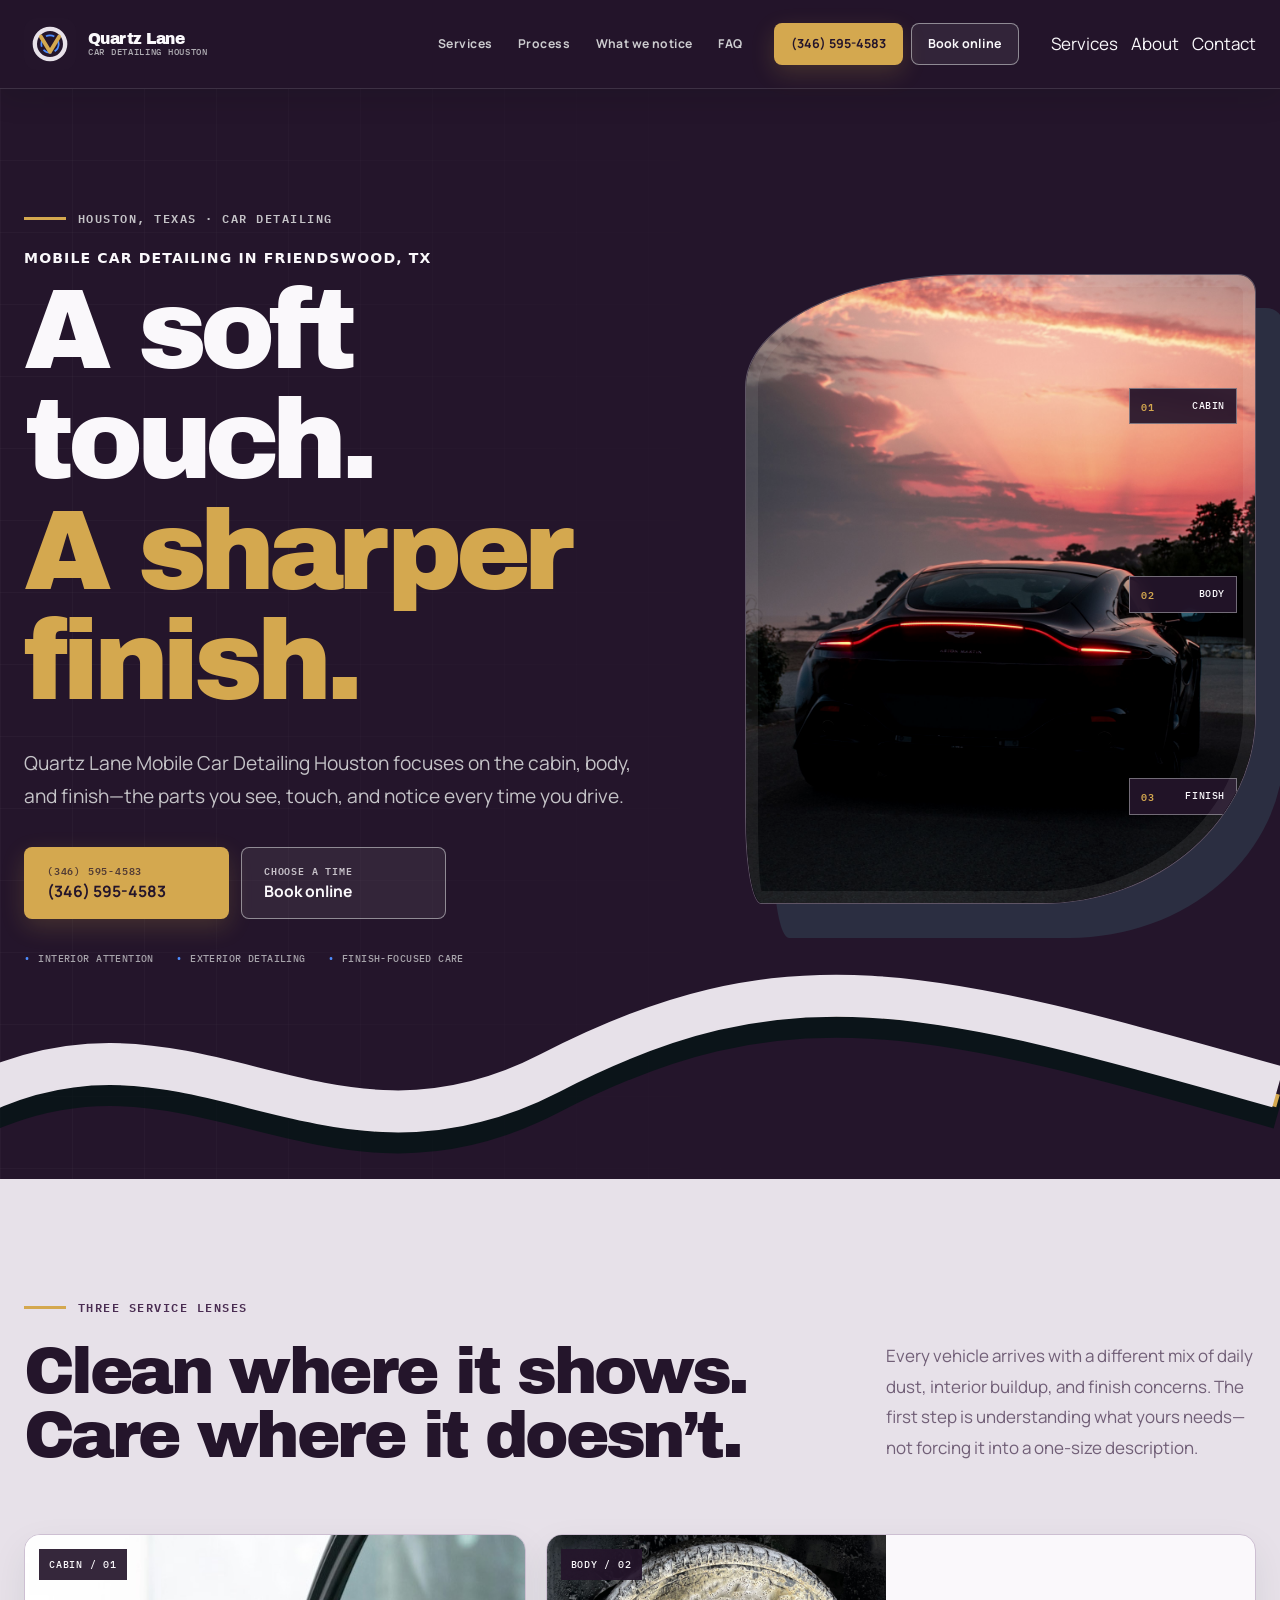
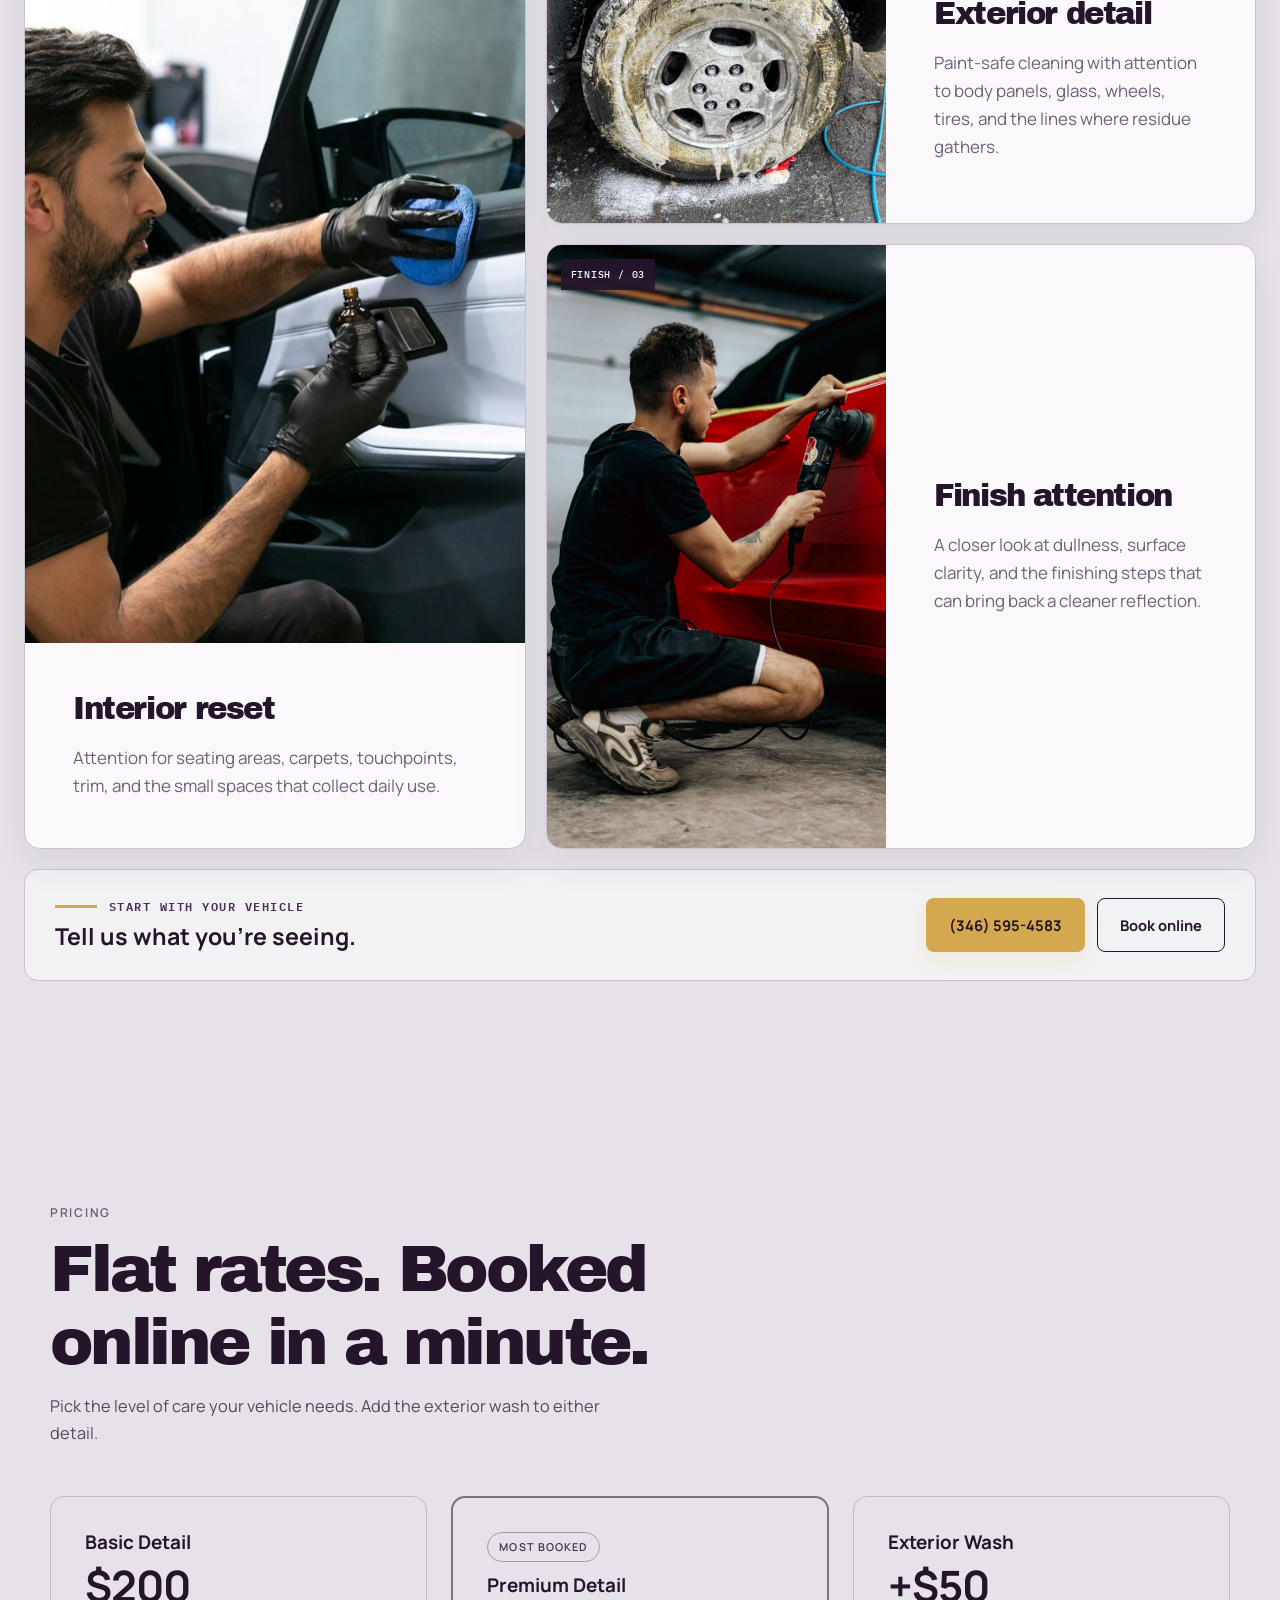
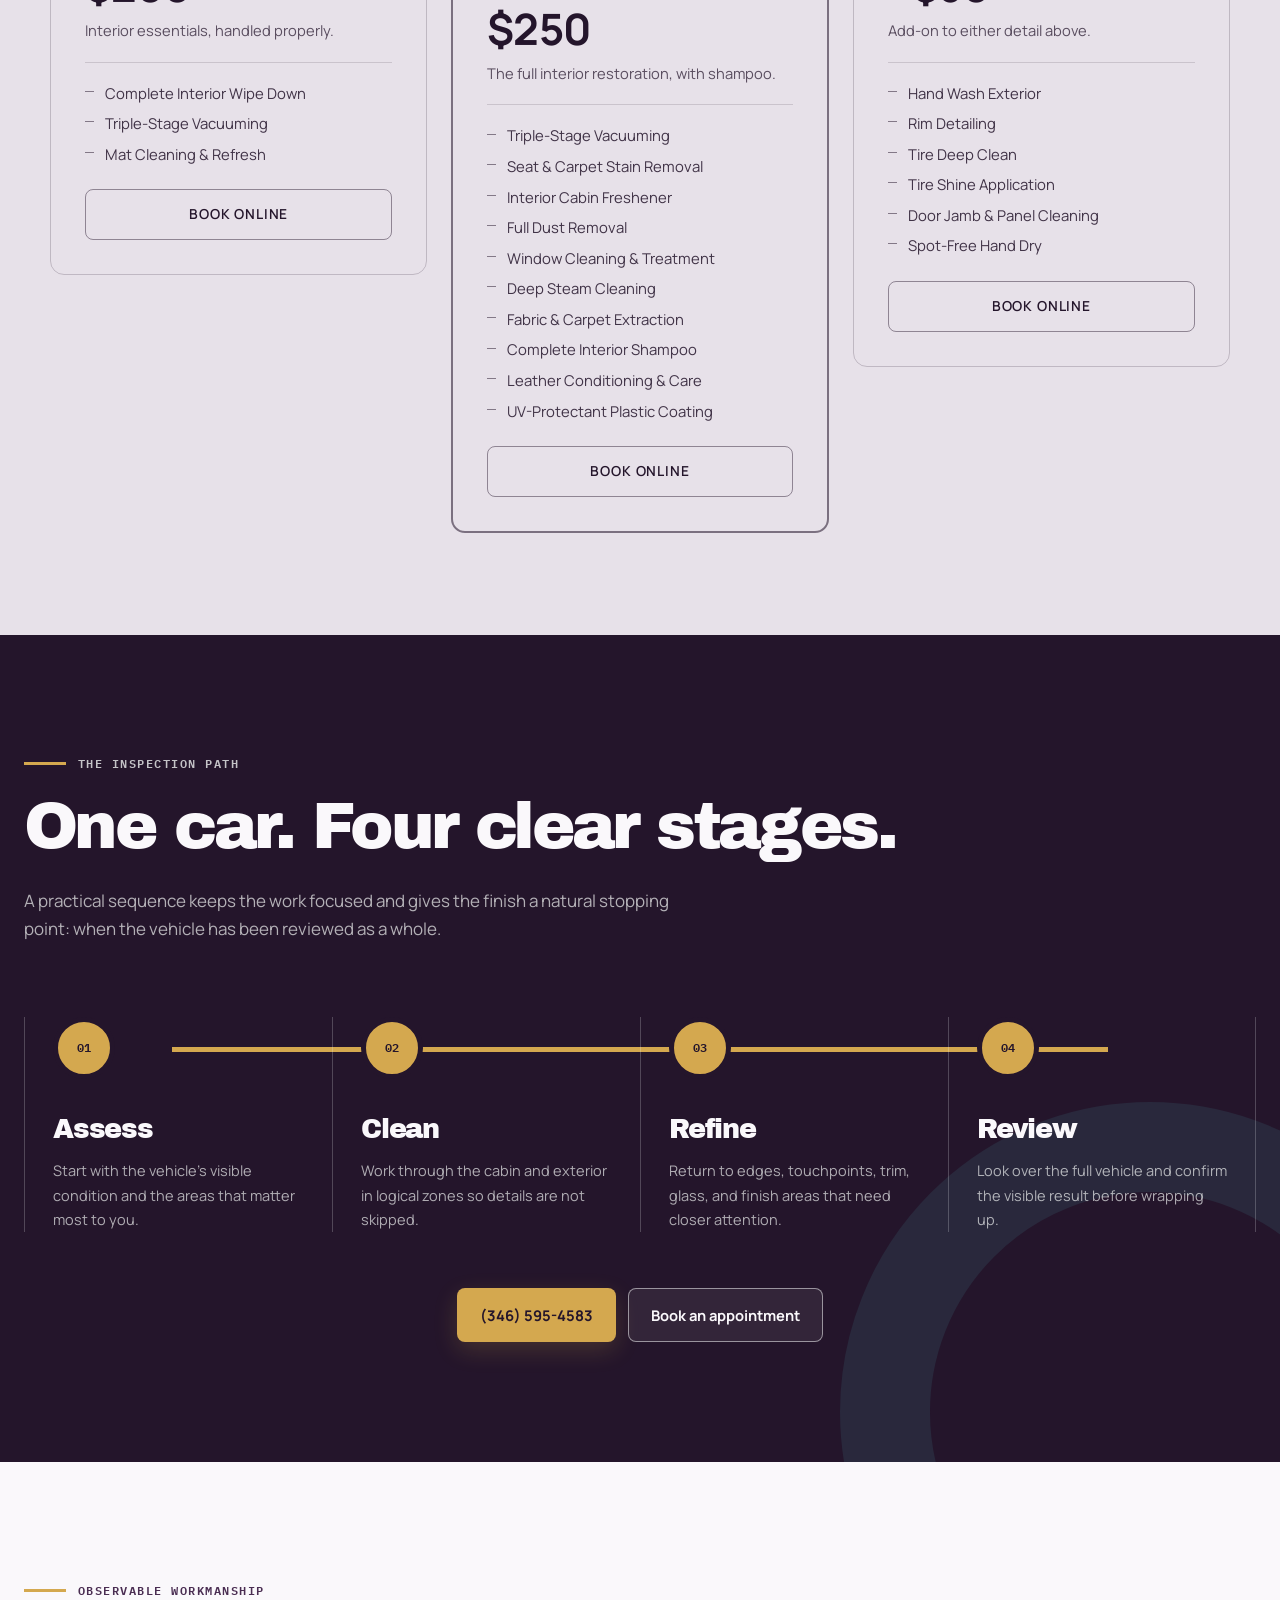
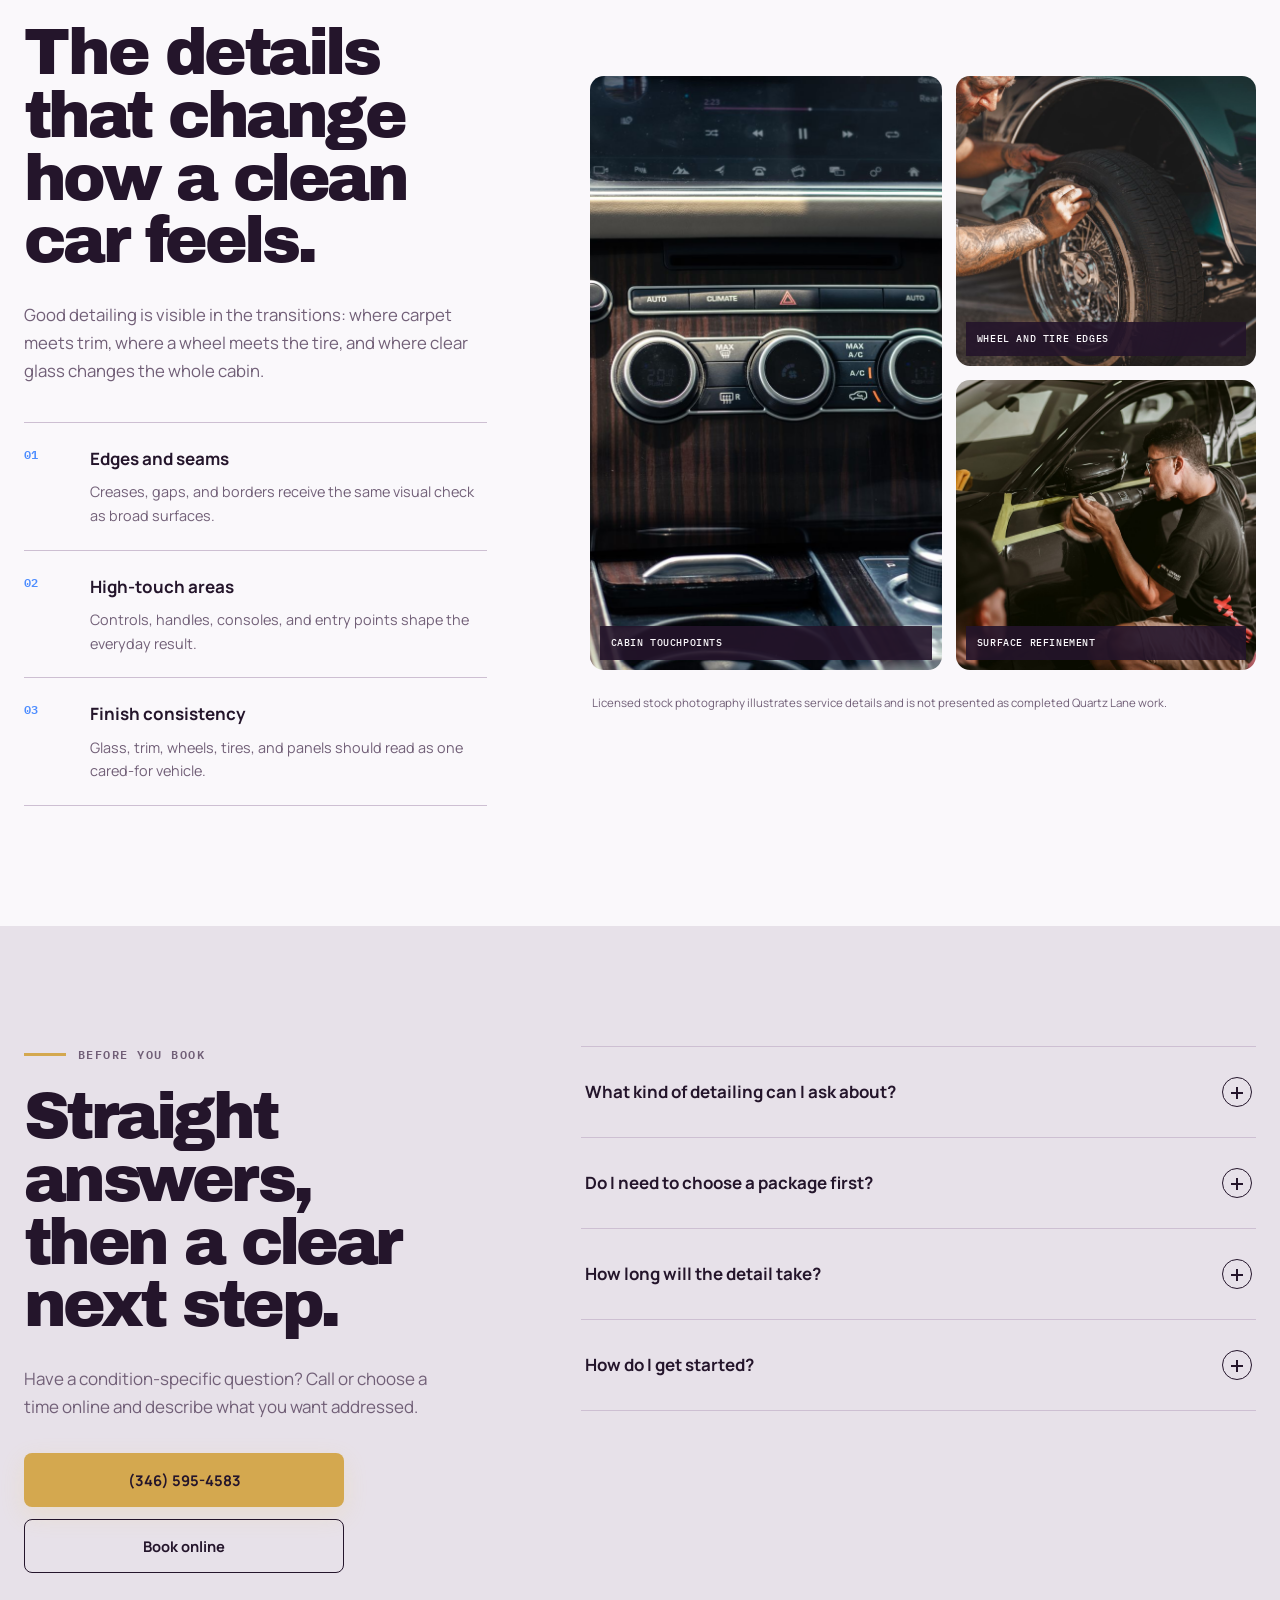
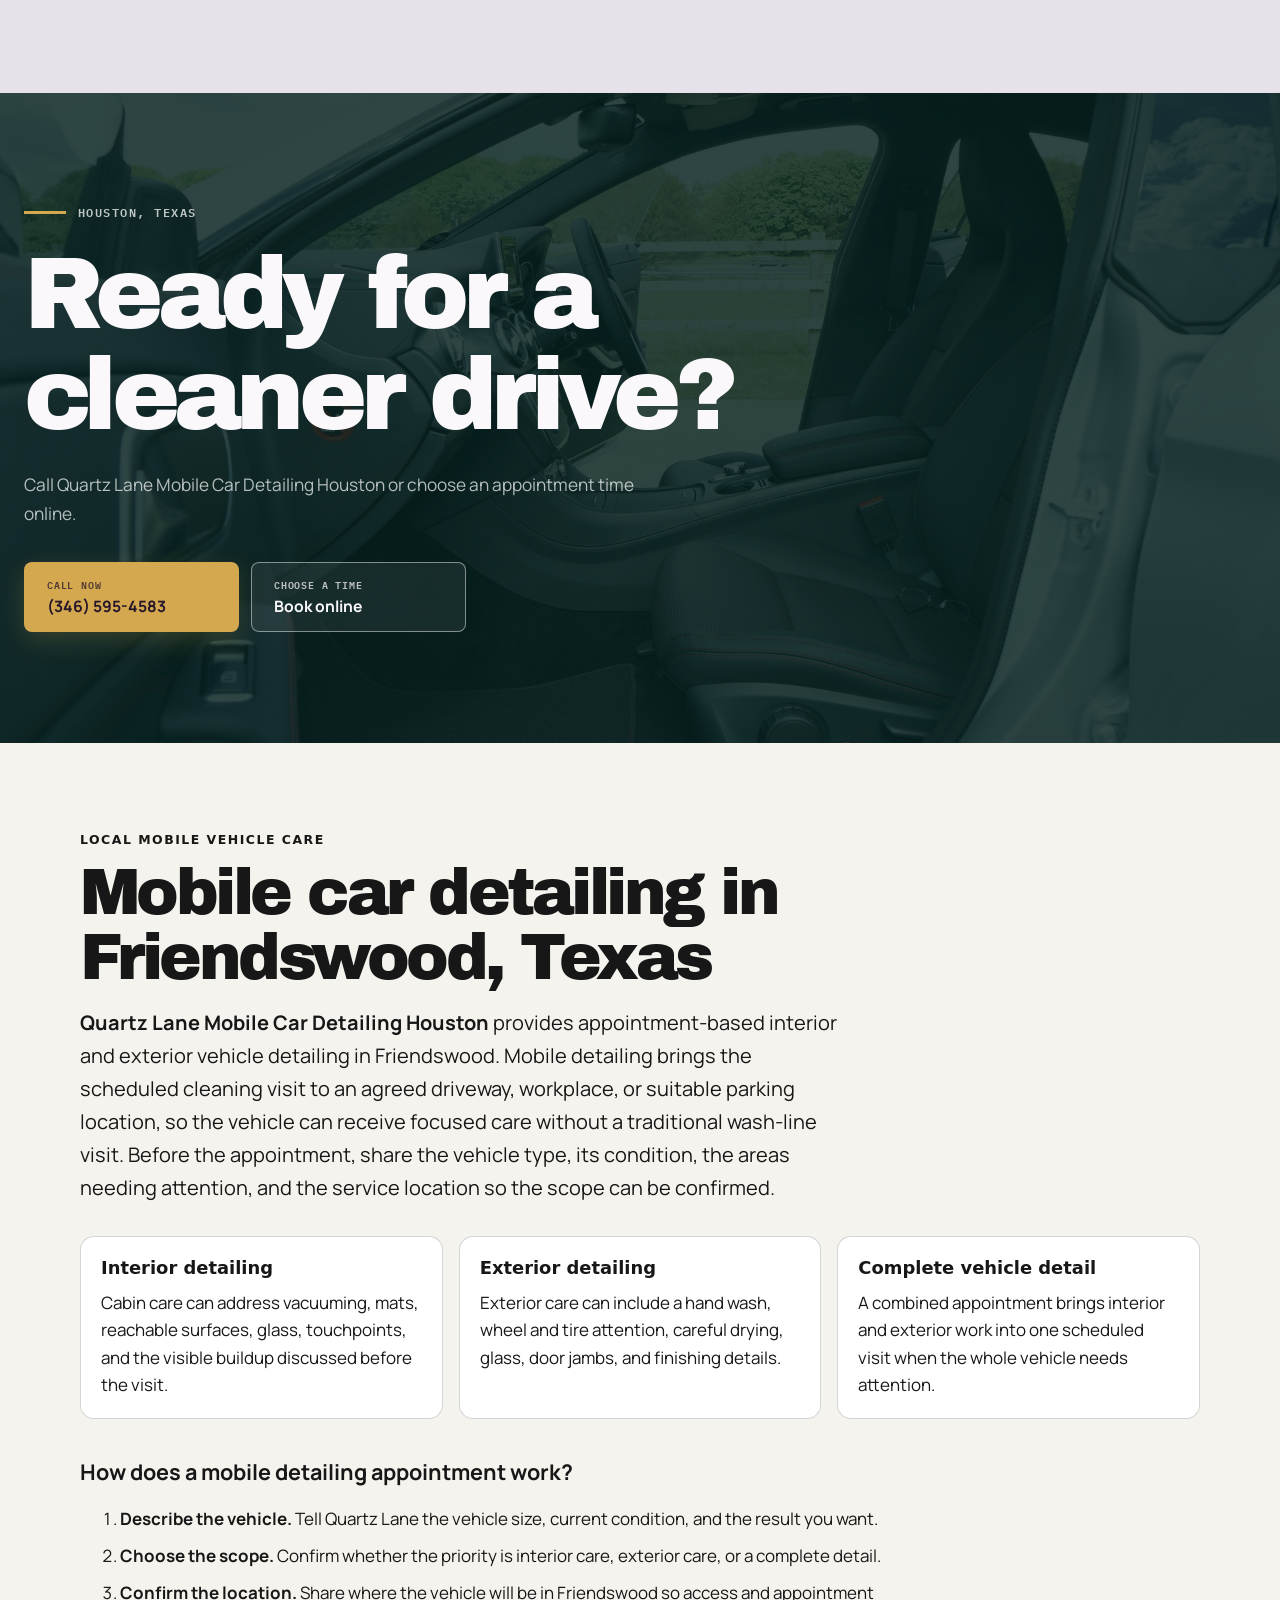
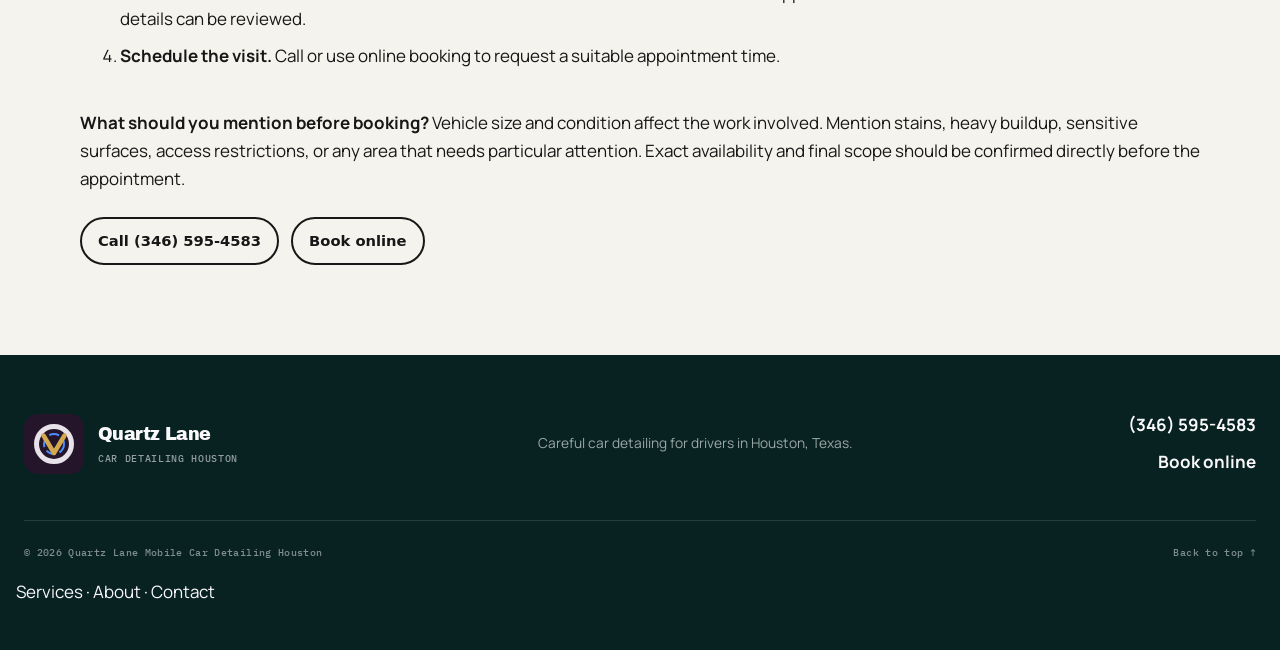
<file: index.html>
<!doctype html>
<html lang="en">
  <head>
    <meta charset="utf-8">
    <meta name="viewport" content="width=device-width, initial-scale=1">
    <title>Mobile Car Detailing in Friendswood, TX | Quartz Lane</title>
    <meta name="theme-color" content="#24152b">
    <link rel="canonical" href="https://quartzlane.shop/">
    <link rel="icon" href="assets/favicon.svg" type="image/svg+xml">
    <link rel="preload" href="assets/fonts/archivo-black.ttf" as="font" type="font/ttf" crossorigin>
    <link rel="preload" href="assets/hero-foam-car.jpg" as="image">
    <link rel="stylesheet" href="styles.css">
    <script type="application/ld+json">
{
  "@context": "https://schema.org",
  "@type": "AutomotiveBusiness",
  "name": "Quartz Lane Mobile Car Detailing Houston",
  "url": "https://quartzlane.shop/",
  "telephone": "+1 346-595-4583",
  "address": {
    "@type": "PostalAddress",
    "streetAddress": "405 Woodlawn Dr",
    "addressLocality": "Friendswood",
    "addressRegion": "TX",
    "postalCode": "77546",
    "addressCountry": "US"
  },
  "description": "Careful interior, exterior, and finish-focused car detailing for drivers in Houston, Texas.",
  "areaServed": {
    "@type": "City",
    "name": "Friendswood",
    "containedInPlace": {
      "@type": "State",
      "name": "Texas"
    }
  },
  "knowsAbout": [
    "Car detailing",
    "Interior car detailing",
    "Exterior car detailing",
    "Vehicle finish care"
  ],
  "priceRange": "$200-$250",
  "makesOffer": [
    {
      "@type": "Offer",
      "name": "Basic Detail",
      "price": "200",
      "priceCurrency": "USD",
      "availability": "https://schema.org/InStock",
      "itemOffered": {
        "@type": "Service",
        "name": "Basic Detail",
        "description": "Interior essentials: complete interior wipe down, triple-stage vacuuming, and mat cleaning and refresh."
      }
    },
    {
      "@type": "Offer",
      "name": "Premium Detail",
      "price": "250",
      "priceCurrency": "USD",
      "availability": "https://schema.org/InStock",
      "itemOffered": {
        "@type": "Service",
        "name": "Premium Detail",
        "description": "The full interior restoration, including complete interior shampoo, deep steam cleaning, fabric and carpet extraction, and leather conditioning."
      }
    },
    {
      "@type": "Offer",
      "name": "Exterior Wash",
      "price": "50",
      "priceCurrency": "USD",
      "availability": "https://schema.org/InStock",
      "itemOffered": {
        "@type": "Service",
        "name": "Exterior Wash",
        "description": "Add-on exterior wash: hand wash, rim detailing, tire deep clean and shine, door jamb cleaning, and spot-free hand dry."
      }
    }
  ],
  "@id": "https://quartzlane.shop/#business",
  "geo": {
    "@type": "GeoCoordinates",
    "latitude": 29.528396206893,
    "longitude": -95.205723978954
  },
  "image": "https://quartzlane.shop/assets/hero-foam-car.jpg",
  "contactPoint": {
    "@type": "ContactPoint",
    "telephone": "+1 346-595-4583",
    "contactType": "customer service",
    "areaServed": "US-TX",
    "availableLanguage": "English"
  }
}
    </script>
<!-- SEO-GEO:START -->
  <meta name="description" content="Mobile car detailing in Friendswood, TX from Quartz Lane, with interior cleaning, exterior hand washing, and complete details. Call or book online.">
  <meta name="robots" content="index, follow, max-image-preview:large, max-snippet:-1, max-video-preview:-1">
  <meta property="og:locale" content="en_US">
  <meta property="og:type" content="website">
  <meta property="og:site_name" content="Quartz Lane">
  <meta property="og:title" content="Mobile Car Detailing in Friendswood, TX | Quartz Lane">
  <meta property="og:description" content="Mobile car detailing in Friendswood, TX from Quartz Lane, with interior cleaning, exterior hand washing, and complete details. Call or book online.">
  <meta property="og:url" content="https://quartzlane.shop/">
  <meta property="og:image" content="https://quartzlane.shop/assets/hero-foam-car.jpg">
  <meta name="twitter:image" content="https://quartzlane.shop/assets/hero-foam-car.jpg">
  <meta name="twitter:card" content="summary_large_image">
  <meta name="twitter:title" content="Mobile Car Detailing in Friendswood, TX | Quartz Lane">
  <meta name="twitter:description" content="Mobile car detailing in Friendswood, TX from Quartz Lane, with interior cleaning, exterior hand washing, and complete details. Call or book online.">
  <style id="seo-geo-styles">
    .seo-local-intent { display:block; margin:0 0 .55rem; font:700 clamp(.78rem,1.1vw,.95rem)/1.2 system-ui,sans-serif; letter-spacing:.08em; text-transform:uppercase; }
    .seo-geo-section { background:#f5f3ed; color:#171717; padding:clamp(3.5rem,7vw,6.5rem) clamp(1.25rem,5vw,5rem); }
    .seo-geo-inner { width:min(1120px,100%); margin:0 auto; }
    .seo-geo-kicker { margin:0 0 .75rem; font:700 .78rem/1.2 system-ui,sans-serif; letter-spacing:.12em; text-transform:uppercase; }
    .seo-geo-section h2 { max-width:22ch; margin:0 0 1rem; color:inherit; font-size:clamp(2rem,5vw,4rem); line-height:1.02; }
    .seo-geo-answer { max-width:760px; margin:0 0 2rem; font-size:clamp(1.05rem,2vw,1.25rem); line-height:1.65; }
    .seo-geo-grid { display:grid; grid-template-columns:repeat(3,minmax(0,1fr)); gap:1rem; margin:2rem 0; }
    .seo-geo-card { border:1px solid rgba(23,23,23,.18); border-radius:14px; padding:1.25rem; background:#fff; }
    .seo-geo-card h3 { margin:0 0 .6rem; color:inherit; font:700 1.12rem/1.25 system-ui,sans-serif; }
    .seo-geo-card p { margin:0; line-height:1.6; }
    .seo-geo-steps { max-width:820px; margin:2.5rem 0; }
    .seo-geo-steps li { margin:.65rem 0; line-height:1.55; }
    .seo-geo-actions { display:flex; flex-wrap:wrap; gap:.75rem; margin-top:1.5rem; }
    .seo-geo-action { display:inline-flex; align-items:center; min-height:48px; padding:.75rem 1rem; border:2px solid currentColor; border-radius:999px; color:inherit; font:700 .92rem/1 system-ui,sans-serif; text-decoration:none; }
    @media (max-width:760px) { .seo-geo-grid { grid-template-columns:1fr; } }
  </style>
<!-- SEO-GEO:END -->
  <script id="seo-geo-entity-schema" type="application/ld+json">
{
  "@context": "https://schema.org",
  "@graph": [
    {
      "@type": "WebSite",
      "@id": "https://quartzlane.shop/#website",
      "url": "https://quartzlane.shop/",
      "name": "Quartz Lane Mobile Car Detailing Houston",
      "inLanguage": "en-US",
      "publisher": {
        "@id": "https://quartzlane.shop/#business"
      }
    },
    {
      "@type": "Service",
      "@id": "https://quartzlane.shop/#mobile-car-detailing",
      "name": "Mobile Car Detailing in Friendswood, Texas",
      "serviceType": "Mobile car detailing",
      "provider": {
        "@id": "https://quartzlane.shop/#business"
      },
      "areaServed": {
        "@type": "City",
        "name": "Friendswood",
        "containedInPlace": {
          "@type": "State",
          "name": "Texas"
        }
      },
      "url": "https://quartzlane.shop/#services"
    }
  ]
}
  </script>
<style id="SEO-NEXT-NAV-CSS">.seo-next-nav{display:flex;gap:.8rem;flex-wrap:wrap}.seo-next-footer-nav{padding:1rem}.seo-next-footer-nav a{color:inherit}</style></head>
  <body>
    <a class="skip-link" href="#main-content">Skip to content</a>

    <header class="site-header" data-header>
      <div class="header-inner shell">
        <a class="brand" href="#top" aria-label="Quartz Lane home">
          <img src="assets/logo.svg" width="56" height="56" alt="">
          <span class="brand-copy">
            <strong>Quartz Lane</strong>
            <small>Car Detailing Houston</small>
          </span>
        </a>

        <button class="menu-toggle" type="button" aria-expanded="false" aria-controls="site-nav">
          <span class="menu-toggle-label">Menu</span>
          <span class="menu-icon" aria-hidden="true"><i></i><i></i></span>
        </button>

        <nav class="site-nav" id="site-nav" aria-label="Main navigation">
          <div class="nav-links">
            <a href="#services">Services</a>
            <a href="#process">Process</a>
            <a href="#details">What we notice</a>
            <a href="#questions">FAQ</a>
          </div>
          <div class="nav-actions">
            <a class="button button-call button-small" href="tel:+13465954583" aria-label="Call Quartz Lane at (346) 595-4583">(346) 595-4583</a>
            <a class="button button-book button-small" href="https://cal.com/sumitdatta/auto-detail-service">Book online</a>
          </div>
        <!-- SEO-NEXT-NAV:START --><div class="seo-next-nav" aria-label="Expanded site pages"><a href="/services/">Services</a><a href="/about/">About</a><a href="/contact/">Contact</a></div><!-- SEO-NEXT-NAV:END --></nav>
      </div>
    </header>

    <main id="main-content">
      <section class="hero" id="top">
        <div class="hero-grid shell">
          <div class="hero-copy">
            <p class="eyebrow light"><span></span> Houston, Texas · Car detailing</p>
            <h1><span class="seo-local-intent" data-seo-local-intent>Mobile Car Detailing in Friendswood, TX</span>A soft touch. <em>A sharper finish.</em></h1>
            <p class="hero-lede">Quartz Lane Mobile Car Detailing Houston focuses on the cabin, body, and finish—the parts you see, touch, and notice every time you drive.</p>
            <div class="action-pair hero-actions">
              <a class="button button-call" href="tel:+13465954583">
                <span>(346) 595-4583</span>
                <strong>(346) 595-4583</strong>
              </a>
              <a class="button button-book" href="https://cal.com/sumitdatta/auto-detail-service">
                <span>Choose a time</span>
                <strong>Book online</strong>
              </a>
            </div>
            <div class="hero-notes" aria-label="Service highlights">
              <span>Interior attention</span>
              <span>Exterior detailing</span>
              <span>Finish-focused care</span>
            </div>
          </div>

          <div class="hero-visual" aria-label="Vehicle finish shown in motion on a Houston road">
            <img src="assets/hero-foam-car.jpg" width="2200" height="3300" alt="A dark vehicle driving along a road at sunset">
            <div class="visual-label label-top"><b>01</b><span>Cabin</span></div>
            <div class="visual-label label-mid"><b>02</b><span>Body</span></div>
            <div class="visual-label label-bottom"><b>03</b><span>Finish</span></div>
          </div>
        </div>

        <svg class="waterline" viewBox="0 0 1600 220" preserveAspectRatio="none" aria-hidden="true">
          <path class="waterline-shadow" d="M-30 152 C260 18 425 238 720 116 S1190 30 1630 130"></path>
          <path class="waterline-sun" d="M-30 140 C260 6 425 226 720 104 S1190 18 1630 118"></path>
          <path class="waterline-glint" d="M-30 126 C260 -8 425 212 720 90 S1190 4 1630 104"></path>
        </svg>
      </section>

      <section class="services section" id="services">
        <div class="shell">
          <div class="section-heading split-heading">
            <div>
              <p class="eyebrow"><span></span> Three service lenses</p>
              <h2>Clean where it shows.<br>Care where it doesn’t.</h2>
            </div>
            <p>Every vehicle arrives with a different mix of daily dust, interior buildup, and finish concerns. The first step is understanding what yours needs—not forcing it into a one-size description.</p>
          </div>

          <div class="service-grid">
            <article class="service-card service-card-tall">
              <div class="service-photo">
                <img src="assets/clean-interior.jpg" width="1800" height="1200" loading="lazy" alt="Clean black vehicle seats and center console">
                <span class="photo-code">CABIN / 01</span>
              </div>
              <div class="service-copy">
                <h3>Interior reset</h3>
                <p>Attention for seating areas, carpets, touchpoints, trim, and the small spaces that collect daily use.</p>
              </div>
            </article>

            <article class="service-card">
              <div class="service-photo">
                <img src="assets/wheel-suds.jpg" width="1800" height="1200" loading="lazy" alt="A wheel being cleaned by hand with soap suds">
                <span class="photo-code">BODY / 02</span>
              </div>
              <div class="service-copy">
                <h3>Exterior detail</h3>
                <p>Paint-safe cleaning with attention to body panels, glass, wheels, tires, and the lines where residue gathers.</p>
              </div>
            </article>

            <article class="service-card service-card-wide">
              <div class="service-photo">
                <img src="assets/polish-closeup.jpg" width="1800" height="1200" loading="lazy" alt="A polishing machine moving across a dark vehicle panel">
                <span class="photo-code">FINISH / 03</span>
              </div>
              <div class="service-copy">
                <h3>Finish attention</h3>
                <p>A closer look at dullness, surface clarity, and the finishing steps that can bring back a cleaner reflection.</p>
              </div>
            </article>
          </div>

          <div class="service-contact contact-strip">
            <div>
              <p class="eyebrow"><span></span> Start with your vehicle</p>
              <h3>Tell us what you’re seeing.</h3>
            </div>
            <div class="action-pair compact-actions">
              <a class="button button-call" href="tel:+13465954583">(346) 595-4583</a>
              <a class="button button-book dark-book" href="https://cal.com/sumitdatta/auto-detail-service">Book online</a>
            </div>
          </div>
        </div>
      </section>

    <section class="rates" id="pricing" aria-labelledby="pricing-title">
      <div class="rates-shell">
        <div class="rates-head">
          <p class="rates-eyebrow">Pricing</p>
          <h2 id="pricing-title">Flat rates. Booked online in a minute.</h2>
          <p class="rates-intro">Pick the level of care your vehicle needs. Add the exterior wash to either detail.</p>
        </div>

        <div class="rate-grid">
          <article class="rate-card">
            <h3>Basic Detail</h3>
            <p class="rate-figure">$200</p>
            <p class="rate-note">Interior essentials, handled properly.</p>
            <ul class="rate-list">
              <li>Complete Interior Wipe Down</li>
              <li>Triple-Stage Vacuuming</li>
              <li>Mat Cleaning &amp; Refresh</li>
            </ul>
            <a class="rate-cta" href="https://cal.com/sumitdatta/auto-detail-service" target="_blank" rel="noopener">Book Online</a>
          </article>
          <article class="rate-card rate-card-featured">
            <span class="rate-badge">Most booked</span>
            <h3>Premium Detail</h3>
            <p class="rate-figure">$250</p>
            <p class="rate-note">The full interior restoration, with shampoo.</p>
            <ul class="rate-list">
              <li>Triple-Stage Vacuuming</li>
              <li>Seat &amp; Carpet Stain Removal</li>
              <li>Interior Cabin Freshener</li>
              <li>Full Dust Removal</li>
              <li>Window Cleaning &amp; Treatment</li>
              <li>Deep Steam Cleaning</li>
              <li>Fabric &amp; Carpet Extraction</li>
              <li>Complete Interior Shampoo</li>
              <li>Leather Conditioning &amp; Care</li>
              <li>UV-Protectant Plastic Coating</li>
            </ul>
            <a class="rate-cta" href="https://cal.com/sumitdatta/auto-detail-service" target="_blank" rel="noopener">Book Online</a>
          </article>
          <article class="rate-card">
            <h3>Exterior Wash</h3>
            <p class="rate-figure">+$50</p>
            <p class="rate-note">Add-on to either detail above.</p>
            <ul class="rate-list">
              <li>Hand Wash Exterior</li>
              <li>Rim Detailing</li>
              <li>Tire Deep Clean</li>
              <li>Tire Shine Application</li>
              <li>Door Jamb &amp; Panel Cleaning</li>
              <li>Spot-Free Hand Dry</li>
            </ul>
            <a class="rate-cta" href="https://cal.com/sumitdatta/auto-detail-service" target="_blank" rel="noopener">Book Online</a>
          </article>
        </div>
      </div>
    </section>


      <section class="process section" id="process">
        <div class="shell">
          <div class="process-intro">
            <p class="eyebrow light"><span></span> The inspection path</p>
            <h2>One car. Four clear stages.</h2>
            <p>A practical sequence keeps the work focused and gives the finish a natural stopping point: when the vehicle has been reviewed as a whole.</p>
          </div>

          <ol class="process-track">
            <li>
              <span class="step-number">01</span>
              <div><h3>Assess</h3><p>Start with the vehicle’s visible condition and the areas that matter most to you.</p></div>
            </li>
            <li>
              <span class="step-number">02</span>
              <div><h3>Clean</h3><p>Work through the cabin and exterior in logical zones so details are not skipped.</p></div>
            </li>
            <li>
              <span class="step-number">03</span>
              <div><h3>Refine</h3><p>Return to edges, touchpoints, trim, glass, and finish areas that need closer attention.</p></div>
            </li>
            <li>
              <span class="step-number">04</span>
              <div><h3>Review</h3><p>Look over the full vehicle and confirm the visible result before wrapping up.</p></div>
            </li>
          </ol>

          <div class="process-actions action-pair">
            <a class="button button-call" href="tel:+13465954583">(346) 595-4583</a>
            <a class="button button-book button-book-light" href="https://cal.com/sumitdatta/auto-detail-service">Book an appointment</a>
          </div>
        </div>
      </section>

      <section class="details section" id="details">
        <div class="shell details-grid">
          <div class="details-copy">
            <p class="eyebrow"><span></span> Observable workmanship</p>
            <h2>The details that change how a clean car feels.</h2>
            <p class="details-lede">Good detailing is visible in the transitions: where carpet meets trim, where a wheel meets the tire, and where clear glass changes the whole cabin.</p>
            <ul class="inspection-list">
              <li><span>01</span><div><strong>Edges and seams</strong><p>Creases, gaps, and borders receive the same visual check as broad surfaces.</p></div></li>
              <li><span>02</span><div><strong>High-touch areas</strong><p>Controls, handles, consoles, and entry points shape the everyday result.</p></div></li>
              <li><span>03</span><div><strong>Finish consistency</strong><p>Glass, trim, wheels, tires, and panels should read as one cared-for vehicle.</p></div></li>
            </ul>
          </div>

          <div class="detail-gallery" aria-label="Car detailing service illustrations">
            <figure class="gallery-main">
              <img src="assets/dashboard-detail.jpg" width="1800" height="1200" loading="lazy" alt="Close view of a vehicle dashboard and steering wheel">
              <figcaption>Cabin touchpoints</figcaption>
            </figure>
            <figure>
              <img src="assets/wheel-detail.jpg" width="1800" height="1200" loading="lazy" alt="A vehicle wheel being cleaned with detailing tools">
              <figcaption>Wheel and tire edges</figcaption>
            </figure>
            <figure>
              <img src="assets/polishing-work.jpg" width="1800" height="1200" loading="lazy" alt="A detailer polishing the side panel of a vehicle">
              <figcaption>Surface refinement</figcaption>
            </figure>
            <p class="stock-note">Licensed stock photography illustrates service details and is not presented as completed Quartz Lane work.</p>
          </div>
        </div>
      </section>

      <section class="questions section" id="questions">
        <div class="shell questions-grid">
          <div class="questions-intro">
            <p class="eyebrow"><span></span> Before you book</p>
            <h2>Straight answers, then a clear next step.</h2>
            <p>Have a condition-specific question? Call or choose a time online and describe what you want addressed.</p>
            <div class="action-pair stacked-actions">
              <a class="button button-call" href="tel:+13465954583">(346) 595-4583</a>
              <a class="button button-book dark-book" href="https://cal.com/sumitdatta/auto-detail-service">Book online</a>
            </div>
          </div>

          <div class="faq-list">
            <details>
              <summary>What kind of detailing can I ask about?<span aria-hidden="true"></span></summary>
              <p>Ask about interior cleaning, exterior detailing, wheel and tire attention, or finish-focused care. Vehicle condition varies, so confirm the right scope when you call or book.</p>
            </details>
            <details>
              <summary>Do I need to choose a package first?<span aria-hidden="true"></span></summary>
              <p>No. Start with what you notice about the vehicle and what you want improved. The appropriate service scope can be discussed from there.</p>
            </details>
            <details>
              <summary>How long will the detail take?<span aria-hidden="true"></span></summary>
              <p>Timing depends on vehicle size, condition, and the agreed scope. Ask about timing for your specific vehicle when you call or book online.</p>
            </details>
            <details>
              <summary>How do I get started?<span aria-hidden="true"></span></summary>
              <p>Call Quartz Lane at (346) 595-4583 or use the online appointment link. Both paths let you start with your vehicle and what it needs.</p>
            </details>
          </div>
        </div>
      </section>

      <section class="final-cta" id="contact">
        <div class="final-photo" aria-hidden="true">
          <img src="assets/interior-finish.jpg" width="1800" height="1196" loading="lazy" alt="">
        </div>
        <div class="shell final-inner">
          <p class="eyebrow light"><span></span> Houston, Texas</p>
          <h2>Ready for a cleaner drive?</h2>
          <p>Call Quartz Lane Mobile Car Detailing Houston or choose an appointment time online.</p>
          <div class="action-pair final-actions">
            <a class="button button-call" href="tel:+13465954583"><span>Call now</span><strong>(346) 595-4583</strong></a>
            <a class="button button-book" href="https://cal.com/sumitdatta/auto-detail-service"><span>Choose a time</span><strong>Book online</strong></a>
          </div>
        </div>
      </section>
    <!-- SEO-GEO-LOCAL:START -->
    <section class="seo-geo-section" id="local-detailing" aria-labelledby="local-detailing-title">
      <div class="seo-geo-inner">
        <p class="seo-geo-kicker">Local mobile vehicle care</p>
        <h2 id="local-detailing-title">Mobile car detailing in Friendswood, Texas</h2>
        <p class="seo-geo-answer"><strong>Quartz Lane Mobile Car Detailing Houston</strong> provides appointment-based interior and exterior vehicle detailing in Friendswood. Mobile detailing brings the scheduled cleaning visit to an agreed driveway, workplace, or suitable parking location, so the vehicle can receive focused care without a traditional wash-line visit. Before the appointment, share the vehicle type, its condition, the areas needing attention, and the service location so the scope can be confirmed.</p>

        <div class="seo-geo-grid" aria-label="Available detailing options">
          <article class="seo-geo-card">
            <h3>Interior detailing</h3>
            <p>Cabin care can address vacuuming, mats, reachable surfaces, glass, touchpoints, and the visible buildup discussed before the visit.</p>
          </article>
          <article class="seo-geo-card">
            <h3>Exterior detailing</h3>
            <p>Exterior care can include a hand wash, wheel and tire attention, careful drying, glass, door jambs, and finishing details.</p>
          </article>
          <article class="seo-geo-card">
            <h3>Complete vehicle detail</h3>
            <p>A combined appointment brings interior and exterior work into one scheduled visit when the whole vehicle needs attention.</p>
          </article>
        </div>

        <div class="seo-geo-steps">
          <h3>How does a mobile detailing appointment work?</h3>
          <ol>
            <li><strong>Describe the vehicle.</strong> Tell Quartz Lane the vehicle size, current condition, and the result you want.</li>
            <li><strong>Choose the scope.</strong> Confirm whether the priority is interior care, exterior care, or a complete detail.</li>
            <li><strong>Confirm the location.</strong> Share where the vehicle will be in Friendswood so access and appointment details can be reviewed.</li>
            <li><strong>Schedule the visit.</strong> Call or use online booking to request a suitable appointment time.</li>
          </ol>
        </div>

        <p><strong>What should you mention before booking?</strong> Vehicle size and condition affect the work involved. Mention stains, heavy buildup, sensitive surfaces, access restrictions, or any area that needs particular attention. Exact availability and final scope should be confirmed directly before the appointment.</p>
        <div class="seo-geo-actions">
          <a class="seo-geo-action" href="tel:+13465954583">Call (346) 595-4583</a>
          <a class="seo-geo-action" href="https://cal.com/sumitdatta/auto-detail-service" target="_blank" rel="noopener">Book online</a>
        </div>
      </div>
    </section>
<!-- SEO-GEO-LOCAL:END -->
  </main>

    <footer class="site-footer">
      <div class="shell footer-grid">
        <div class="footer-brand">
          <img src="assets/logo.svg" width="64" height="64" alt="">
          <div><strong>Quartz Lane</strong><span>Car Detailing Houston</span></div>
        </div>
        <p>Careful car detailing for drivers in Houston, Texas.</p>
        <div class="footer-actions">
          <a href="tel:+13465954583">(346) 595-4583</a>
          <a href="https://cal.com/sumitdatta/auto-detail-service">Book online</a>
        </div>
      </div>
      <div class="shell footer-bottom">
        <span>© <span data-year>2026</span> Quartz Lane Mobile Car Detailing Houston</span>
        <a href="#top">Back to top ↑</a>
      </div>
    <!-- SEO-NEXT-NAV:START --><nav class="seo-next-footer-nav" aria-label="Expanded footer navigation"><a href="/services/">Services</a> · <a href="/about/">About</a> · <a href="/contact/">Contact</a></nav><!-- SEO-NEXT-NAV:END --></footer>

    <div class="mobile-sticky" aria-label="Contact options">
      <a class="sticky-call" href="tel:+13465954583"><span>Call</span><strong>(346) 595-4583</strong></a>
      <a class="sticky-book" href="https://cal.com/sumitdatta/auto-detail-service"><span>Book</span><strong>Online</strong></a>
    </div>

    <script src="script.js" defer></script>
  </body>
</html>
</file>
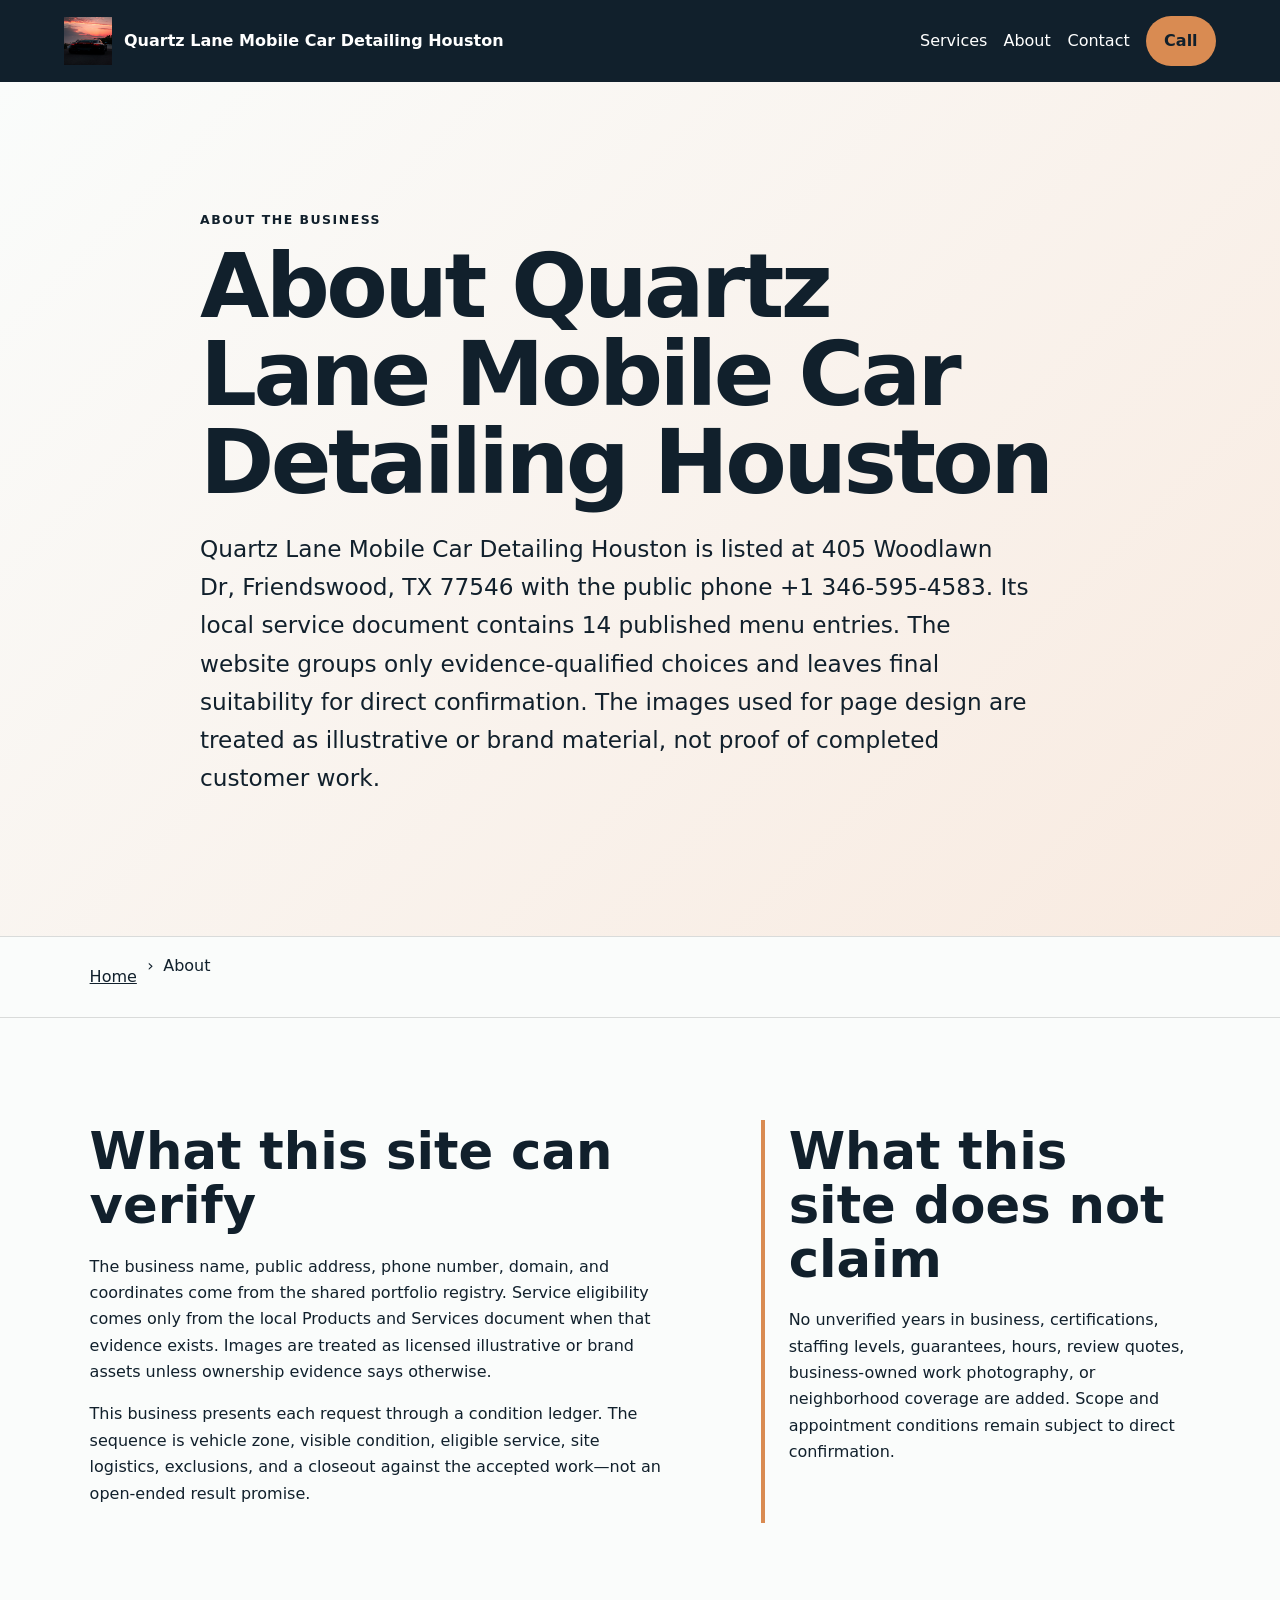
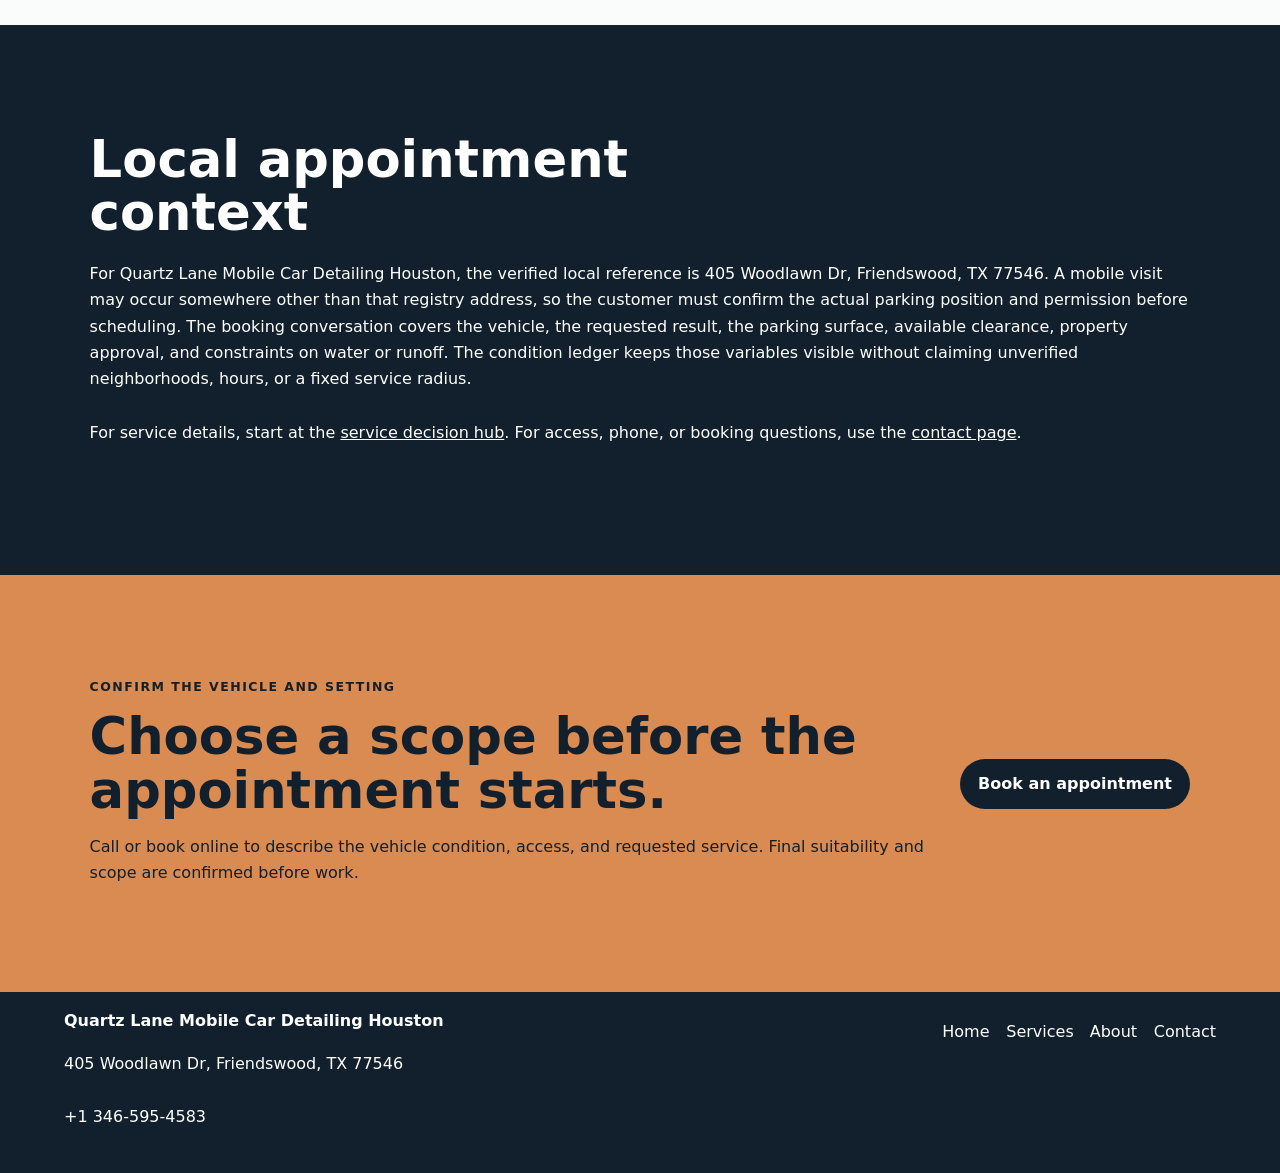
<file: about/index.html>
<!doctype html>
<html lang="en"><head>
  <meta charset="utf-8"><meta name="viewport" content="width=device-width,initial-scale=1">
  <title>About Quartz Lane Mobile Car Detailing Houston | Friendswood, TX</title>
  <meta name="description" content="Verified identity, evidence boundaries, and appointment-planning approach for Quartz Lane Mobile Car Detailing Houston in Friendswood, TX.">
  <meta name="robots" content="index, follow, max-image-preview:large, max-snippet:-1">
  <link rel="canonical" href="https://quartzlane.shop/about/">
  <meta property="og:type" content="website"><meta property="og:title" content="About Quartz Lane Mobile Car Detailing Houston | Friendswood, TX">
  <meta property="og:description" content="Verified identity, evidence boundaries, and appointment-planning approach for Quartz Lane Mobile Car Detailing Houston in Friendswood, TX."><meta property="og:url" content="https://quartzlane.shop/about/">
  <meta property="og:image" content="https://quartzlane.shop/assets/hero-foam-car.jpg"><meta name="twitter:card" content="summary_large_image">
  <link rel="icon" href="/assets/favicon.svg"><link rel="stylesheet" href="/seo-pages.css"><script type="application/ld+json">{
  "@context": "https://schema.org",
  "@graph": [
    {
      "@type": "BreadcrumbList",
      "@id": "https://quartzlane.shop/about/#breadcrumb",
      "itemListElement": [
        {
          "@type": "ListItem",
          "position": 1,
          "name": "Home",
          "item": "https://quartzlane.shop/"
        },
        {
          "@type": "ListItem",
          "position": 2,
          "name": "About Quartz Lane Mobile Car Detailing Houston | Friendswood, TX",
          "item": "https://quartzlane.shop/about/"
        }
      ]
    },
    {
      "@type": "WebPage",
      "@id": "https://quartzlane.shop/about/#webpage",
      "url": "https://quartzlane.shop/about/",
      "name": "About Quartz Lane Mobile Car Detailing Houston | Friendswood, TX",
      "description": "Verified identity, evidence boundaries, and appointment-planning approach for Quartz Lane Mobile Car Detailing Houston in Friendswood, TX.",
      "breadcrumb": {
        "@id": "https://quartzlane.shop/about/#breadcrumb"
      },
      "isPartOf": {
        "@id": "https://quartzlane.shop/#website"
      },
      "about": {
        "@id": "https://quartzlane.shop/#business"
      }
    },
    {
      "@type": "ImageObject",
      "@id": "https://quartzlane.shop/about/#primaryimage",
      "contentUrl": "https://quartzlane.shop/assets/hero-foam-car.jpg",
      "caption": "Illustrative detailing artwork for Quartz Lane Mobile Car Detailing Houston",
      "representativeOfPage": true
    }
  ]
}</script>
</head><body style="--pilot-accent:#d98b52;--pilot-dark:#11202c;--pilot-paper:#fafcfb">
<a class="skip-link" href="#content">Skip to content</a>
<header class="pilot-header"><a class="pilot-brand" href="/"><img src="/assets/hero-foam-car.jpg" width="48" height="48" alt=""><span>Quartz Lane Mobile Car Detailing Houston</span></a>
<nav aria-label="Primary navigation"><a href="/services/">Services</a><a href="/about/">About</a><a href="/contact/">Contact</a><a class="pilot-call" href="tel:+13465954583">Call</a></nav></header>
<main id="content"><section class="pilot-hero text-only"><div><p class="eyebrow">About the business</p><h1>About Quartz Lane Mobile Car Detailing Houston</h1><p class="pilot-answer">Quartz Lane Mobile Car Detailing Houston is listed at 405 Woodlawn Dr, Friendswood, TX 77546 with the public phone +1 346-595-4583. Its local service document contains 14 published menu entries. The website groups only evidence-qualified choices and leaves final suitability for direct confirmation. The images used for page design are treated as illustrative or brand material, not proof of completed customer work.</p></div></section><nav class="breadcrumbs" aria-label="Breadcrumb"><a href="/">Home</a><span>›</span><span>About</span></nav>
<section class="pilot-section pilot-grid"><div><h2>What this site can verify</h2><p>The business name, public address, phone number, domain, and coordinates come from the shared portfolio registry. Service eligibility comes only from the local Products and Services document when that evidence exists. Images are treated as licensed illustrative or brand assets unless ownership evidence says otherwise.</p><p>This business presents each request through a condition ledger. The sequence is vehicle zone, visible condition, eligible service, site logistics, exclusions, and a closeout against the accepted work—not an open-ended result promise.</p></div><aside><h2>What this site does not claim</h2><p>No unverified years in business, certifications, staffing levels, guarantees, hours, review quotes, business-owned work photography, or neighborhood coverage are added. Scope and appointment conditions remain subject to direct confirmation.</p></aside></section>
<section class="pilot-section tone"><h2>Local appointment context</h2><p>For Quartz Lane Mobile Car Detailing Houston, the verified local reference is 405 Woodlawn Dr, Friendswood, TX 77546. A mobile visit may occur somewhere other than that registry address, so the customer must confirm the actual parking position and permission before scheduling. The booking conversation covers the vehicle, the requested result, the parking surface, available clearance, property approval, and constraints on water or runoff. The condition ledger keeps those variables visible without claiming unverified neighborhoods, hours, or a fixed service radius.</p><p>For service details, start at the <a href="/services/">service decision hub</a>. For access, phone, or booking questions, use the <a href="/contact/">contact page</a>.</p></section>
<section class="pilot-cta"><div><p class="eyebrow">Confirm the vehicle and setting</p><h2>Choose a scope before the appointment starts.</h2><p>Call or book online to describe the vehicle condition, access, and requested service. Final suitability and scope are confirmed before work.</p></div><a class="pilot-button" href="https://cal.com/sumitdatta/auto-detail-service">Book an appointment</a></section>
</main><footer class="pilot-footer"><div><strong>Quartz Lane Mobile Car Detailing Houston</strong><p>405 Woodlawn Dr, Friendswood, TX 77546</p><p><a href="tel:+13465954583">+1 346-595-4583</a></p></div><nav aria-label="Footer navigation"><a href="/">Home</a><a href="/services/">Services</a><a href="/about/">About</a><a href="/contact/">Contact</a></nav></footer>
</body></html>
</file>
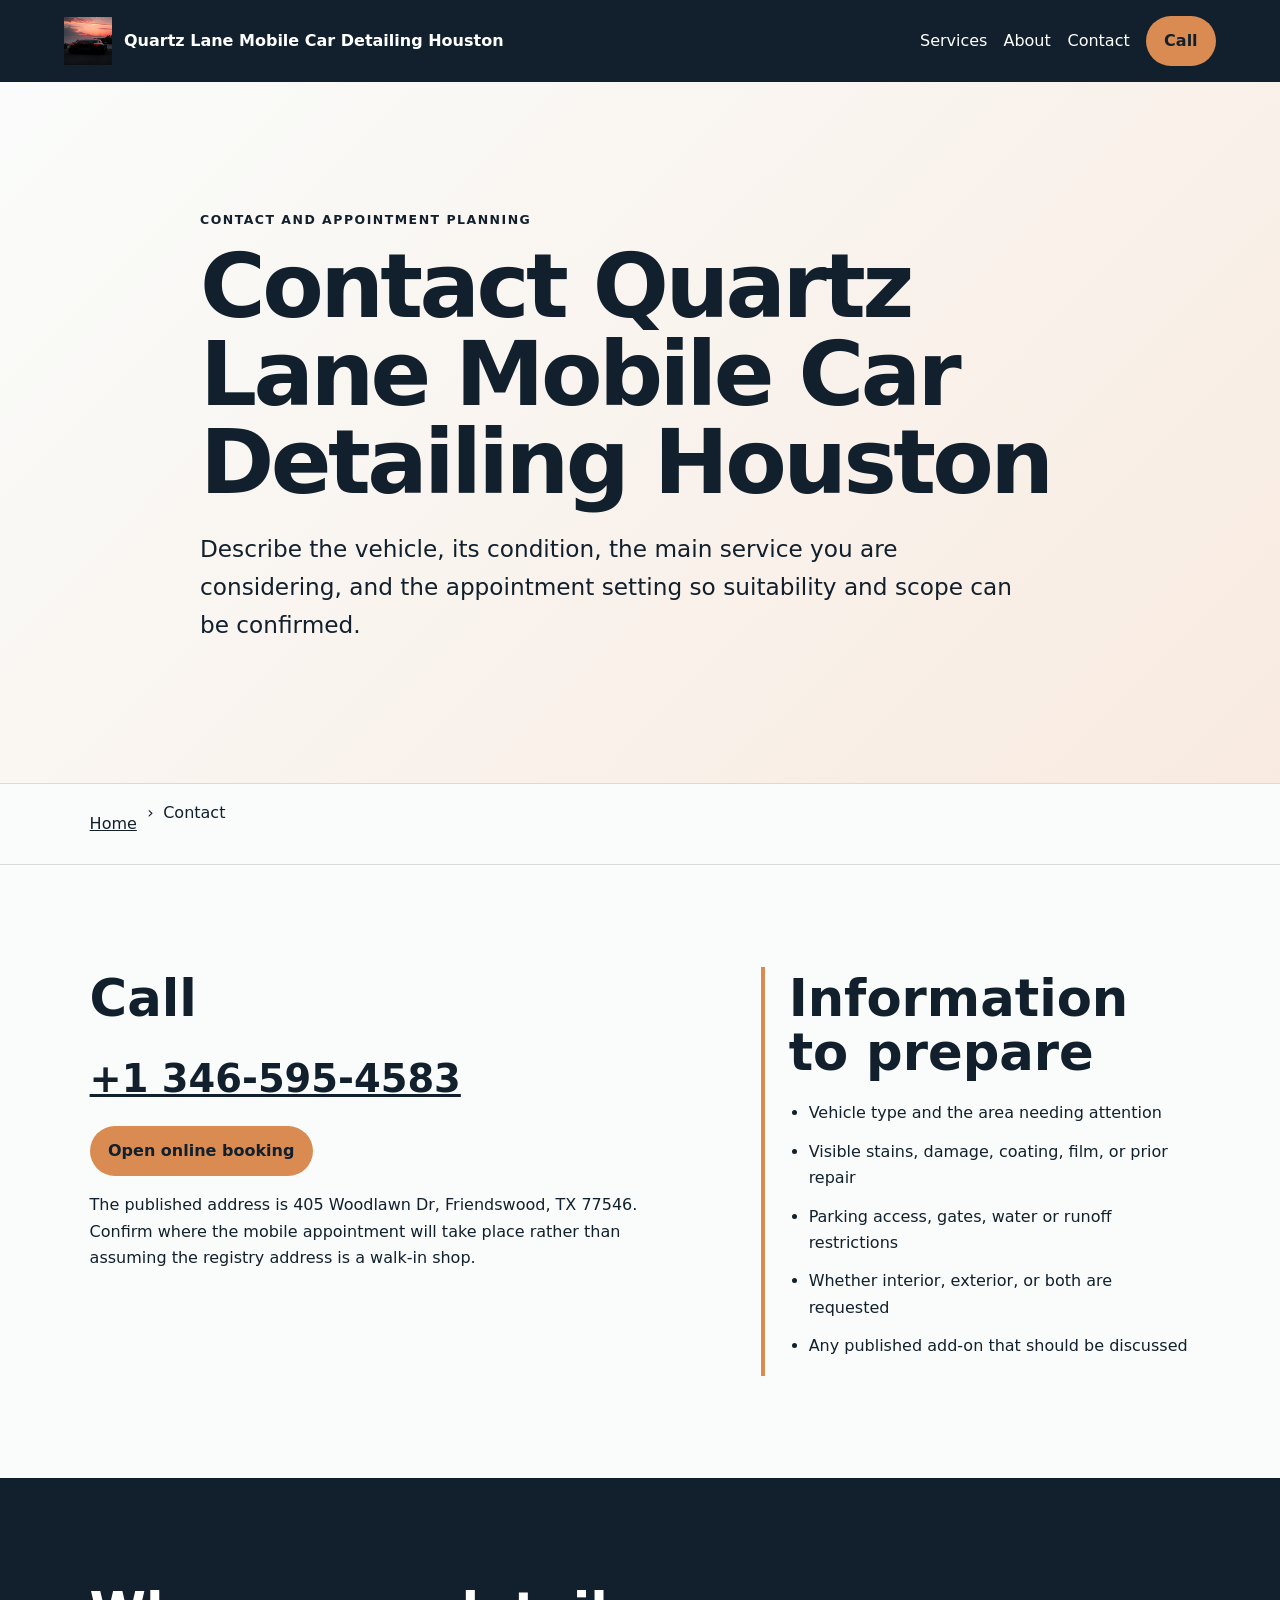
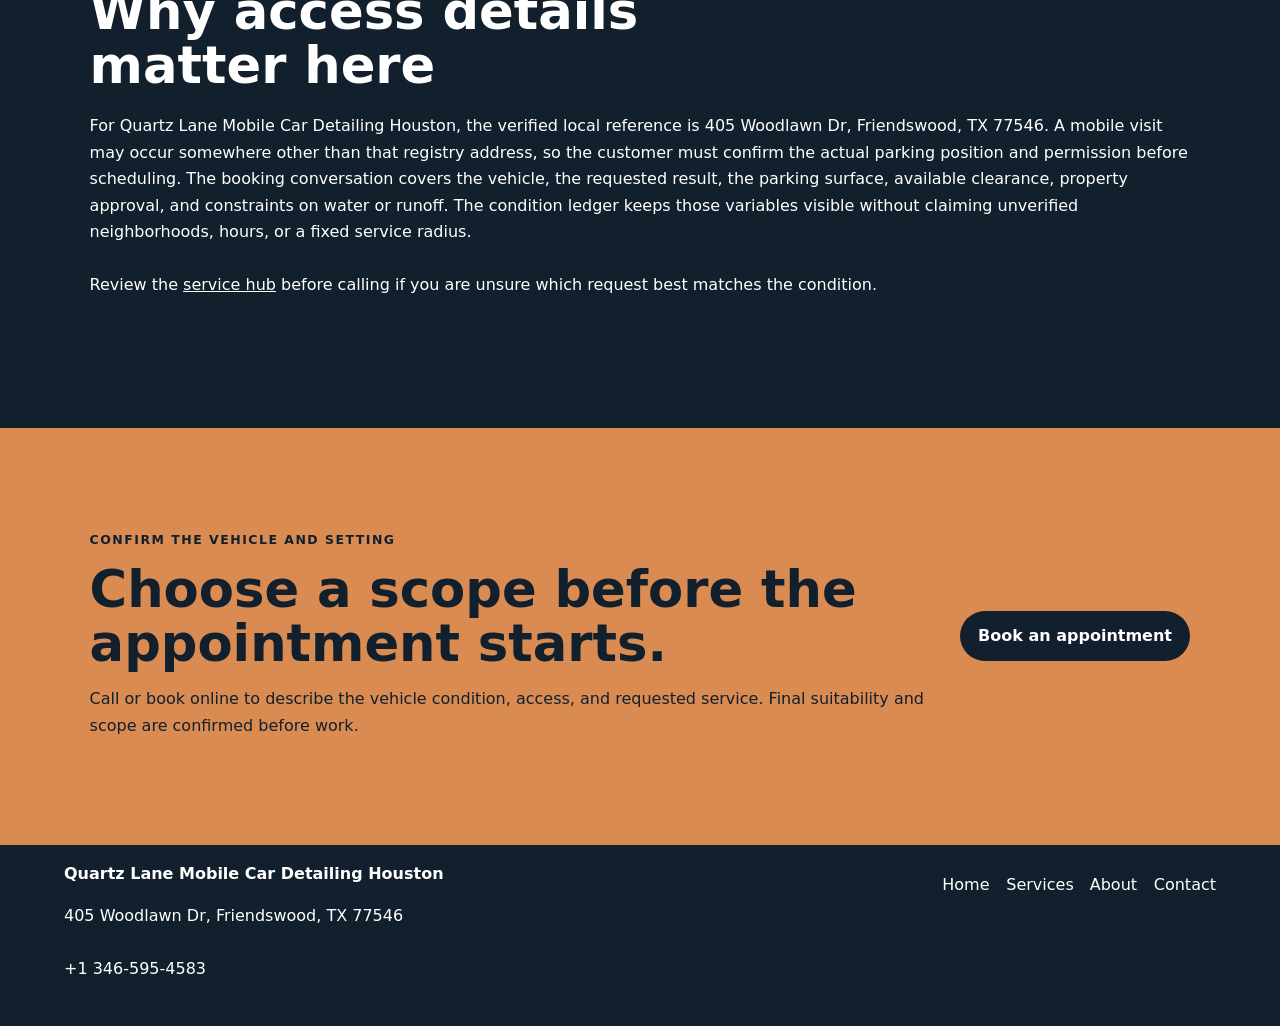
<file: contact/index.html>
<!doctype html>
<html lang="en"><head>
  <meta charset="utf-8"><meta name="viewport" content="width=device-width,initial-scale=1">
  <title>Contact Quartz Lane Mobile Car Detailing Houston | Friendswood, TX</title>
  <meta name="description" content="Call or book Quartz Lane Mobile Car Detailing Houston and confirm vehicle condition, access, and detailing scope in Friendswood, TX.">
  <meta name="robots" content="index, follow, max-image-preview:large, max-snippet:-1">
  <link rel="canonical" href="https://quartzlane.shop/contact/">
  <meta property="og:type" content="website"><meta property="og:title" content="Contact Quartz Lane Mobile Car Detailing Houston | Friendswood, TX">
  <meta property="og:description" content="Call or book Quartz Lane Mobile Car Detailing Houston and confirm vehicle condition, access, and detailing scope in Friendswood, TX."><meta property="og:url" content="https://quartzlane.shop/contact/">
  <meta property="og:image" content="https://quartzlane.shop/assets/hero-foam-car.jpg"><meta name="twitter:card" content="summary_large_image">
  <link rel="icon" href="/assets/favicon.svg"><link rel="stylesheet" href="/seo-pages.css"><script type="application/ld+json">{
  "@context": "https://schema.org",
  "@graph": [
    {
      "@type": "BreadcrumbList",
      "@id": "https://quartzlane.shop/contact/#breadcrumb",
      "itemListElement": [
        {
          "@type": "ListItem",
          "position": 1,
          "name": "Home",
          "item": "https://quartzlane.shop/"
        },
        {
          "@type": "ListItem",
          "position": 2,
          "name": "Contact Quartz Lane Mobile Car Detailing Houston | Friendswood, TX",
          "item": "https://quartzlane.shop/contact/"
        }
      ]
    },
    {
      "@type": "WebPage",
      "@id": "https://quartzlane.shop/contact/#webpage",
      "url": "https://quartzlane.shop/contact/",
      "name": "Contact Quartz Lane Mobile Car Detailing Houston | Friendswood, TX",
      "description": "Call or book Quartz Lane Mobile Car Detailing Houston and confirm vehicle condition, access, and detailing scope in Friendswood, TX.",
      "breadcrumb": {
        "@id": "https://quartzlane.shop/contact/#breadcrumb"
      },
      "isPartOf": {
        "@id": "https://quartzlane.shop/#website"
      },
      "about": {
        "@id": "https://quartzlane.shop/#business"
      }
    },
    {
      "@type": "ImageObject",
      "@id": "https://quartzlane.shop/contact/#primaryimage",
      "contentUrl": "https://quartzlane.shop/assets/hero-foam-car.jpg",
      "caption": "Illustrative detailing artwork for Quartz Lane Mobile Car Detailing Houston",
      "representativeOfPage": true
    }
  ]
}</script>
</head><body style="--pilot-accent:#d98b52;--pilot-dark:#11202c;--pilot-paper:#fafcfb">
<a class="skip-link" href="#content">Skip to content</a>
<header class="pilot-header"><a class="pilot-brand" href="/"><img src="/assets/hero-foam-car.jpg" width="48" height="48" alt=""><span>Quartz Lane Mobile Car Detailing Houston</span></a>
<nav aria-label="Primary navigation"><a href="/services/">Services</a><a href="/about/">About</a><a href="/contact/">Contact</a><a class="pilot-call" href="tel:+13465954583">Call</a></nav></header>
<main id="content"><section class="pilot-hero text-only"><div><p class="eyebrow">Contact and appointment planning</p><h1>Contact Quartz Lane Mobile Car Detailing Houston</h1><p class="pilot-answer">Describe the vehicle, its condition, the main service you are considering, and the appointment setting so suitability and scope can be confirmed.</p></div></section><nav class="breadcrumbs" aria-label="Breadcrumb"><a href="/">Home</a><span>›</span><span>Contact</span></nav>
<section class="pilot-section pilot-grid"><div><h2>Call</h2><p><a class="large-link" href="tel:+13465954583">+1 346-595-4583</a></p><p><a class="pilot-button" href="https://cal.com/sumitdatta/auto-detail-service">Open online booking</a></p><p>The published address is 405 Woodlawn Dr, Friendswood, TX 77546. Confirm where the mobile appointment will take place rather than assuming the registry address is a walk-in shop.</p></div><aside><h2>Information to prepare</h2><ul class="checklist"><li>Vehicle type and the area needing attention</li><li>Visible stains, damage, coating, film, or prior repair</li><li>Parking access, gates, water or runoff restrictions</li><li>Whether interior, exterior, or both are requested</li><li>Any published add-on that should be discussed</li></ul></aside></section>
<section class="pilot-section tone"><h2>Why access details matter here</h2><p>For Quartz Lane Mobile Car Detailing Houston, the verified local reference is 405 Woodlawn Dr, Friendswood, TX 77546. A mobile visit may occur somewhere other than that registry address, so the customer must confirm the actual parking position and permission before scheduling. The booking conversation covers the vehicle, the requested result, the parking surface, available clearance, property approval, and constraints on water or runoff. The condition ledger keeps those variables visible without claiming unverified neighborhoods, hours, or a fixed service radius.</p><p>Review the <a href="/services/">service hub</a> before calling if you are unsure which request best matches the condition.</p></section>
<section class="pilot-cta"><div><p class="eyebrow">Confirm the vehicle and setting</p><h2>Choose a scope before the appointment starts.</h2><p>Call or book online to describe the vehicle condition, access, and requested service. Final suitability and scope are confirmed before work.</p></div><a class="pilot-button" href="https://cal.com/sumitdatta/auto-detail-service">Book an appointment</a></section>
</main><footer class="pilot-footer"><div><strong>Quartz Lane Mobile Car Detailing Houston</strong><p>405 Woodlawn Dr, Friendswood, TX 77546</p><p><a href="tel:+13465954583">+1 346-595-4583</a></p></div><nav aria-label="Footer navigation"><a href="/">Home</a><a href="/services/">Services</a><a href="/about/">About</a><a href="/contact/">Contact</a></nav></footer>
</body></html>
</file>
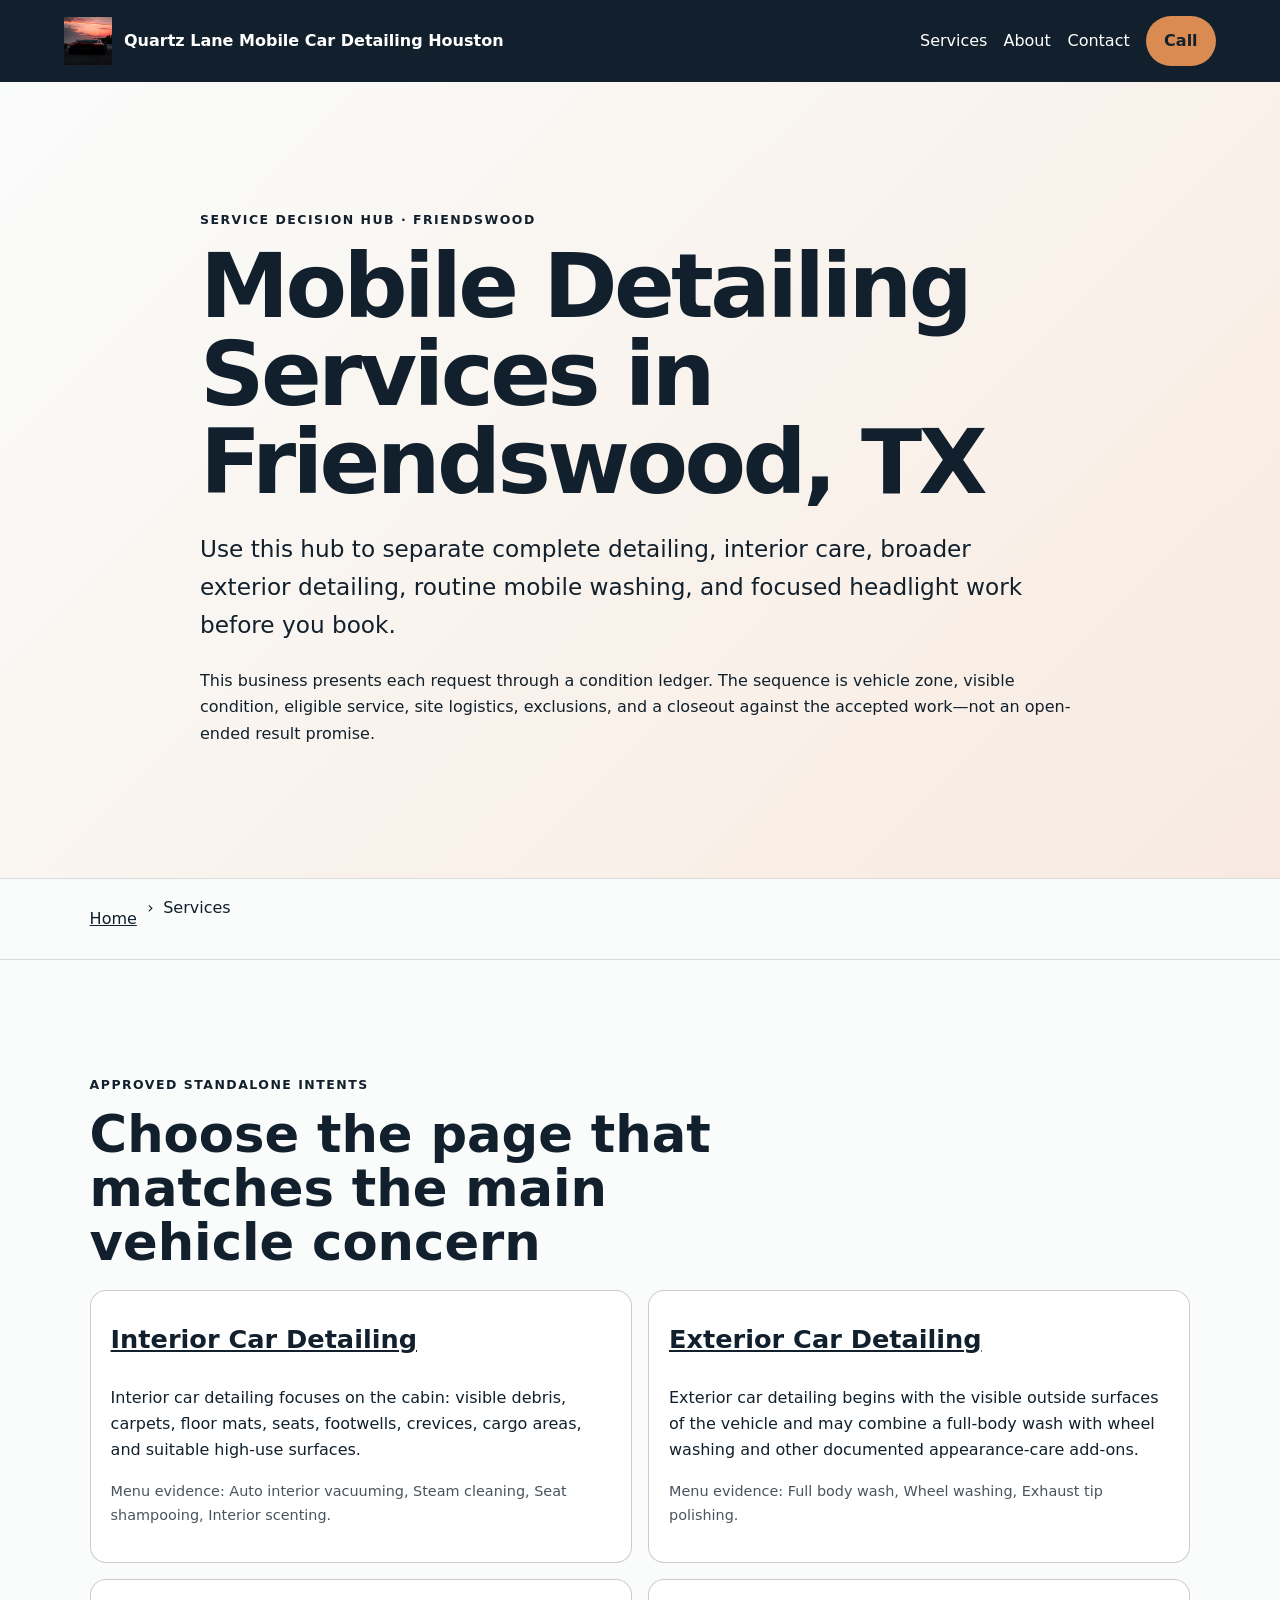
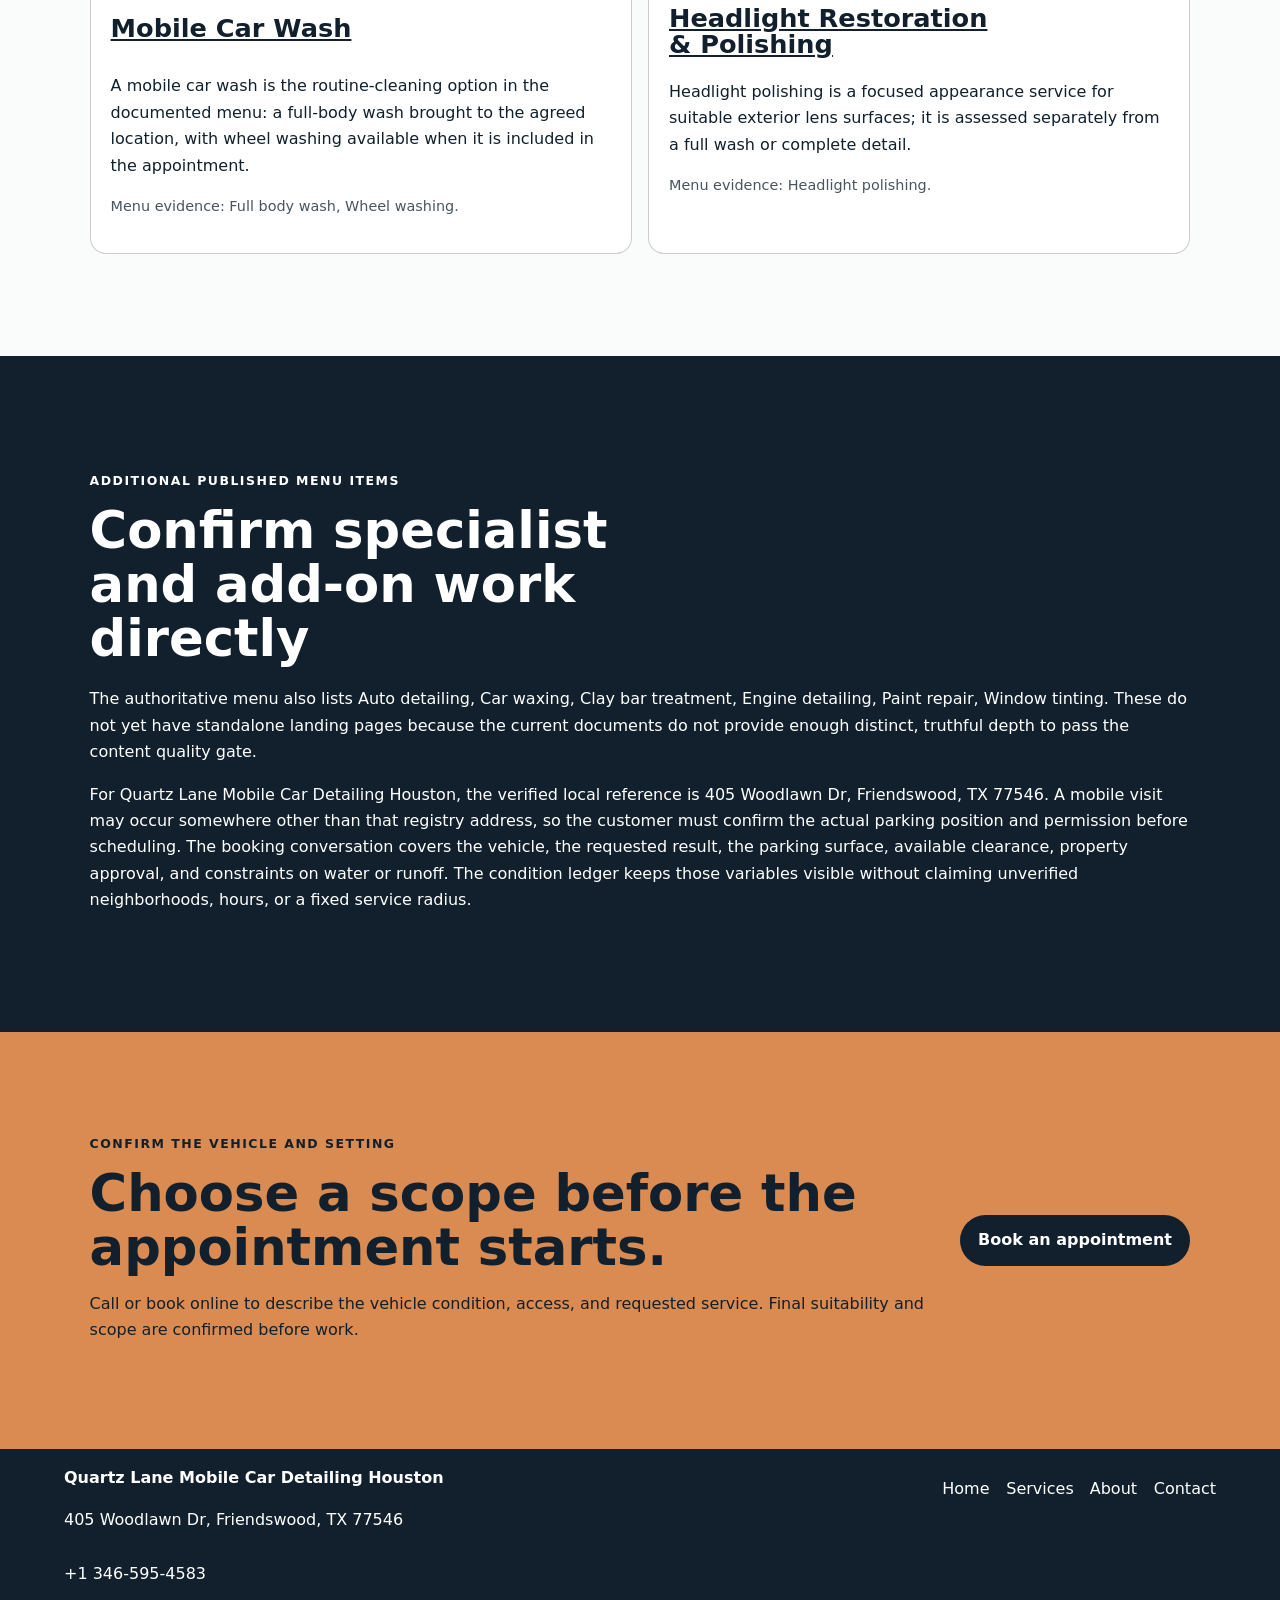
<file: services/index.html>
<!doctype html>
<html lang="en"><head>
  <meta charset="utf-8"><meta name="viewport" content="width=device-width,initial-scale=1">
  <title>Mobile Detailing Services in Friendswood, TX | Quartz Lane Mobile Car Detailing Houston</title>
  <meta name="description" content="Compare documented mobile detailing choices from Quartz Lane Mobile Car Detailing Houston in Friendswood, TX, including preparation, access, and scope boundaries.">
  <meta name="robots" content="index, follow, max-image-preview:large, max-snippet:-1">
  <link rel="canonical" href="https://quartzlane.shop/services/">
  <meta property="og:type" content="website"><meta property="og:title" content="Mobile Detailing Services in Friendswood, TX | Quartz Lane Mobile Car Detailing Houston">
  <meta property="og:description" content="Compare documented mobile detailing choices from Quartz Lane Mobile Car Detailing Houston in Friendswood, TX, including preparation, access, and scope boundaries."><meta property="og:url" content="https://quartzlane.shop/services/">
  <meta property="og:image" content="https://quartzlane.shop/assets/hero-foam-car.jpg"><meta name="twitter:card" content="summary_large_image">
  <link rel="icon" href="/assets/favicon.svg"><link rel="stylesheet" href="/seo-pages.css"><script type="application/ld+json">{
  "@context": "https://schema.org",
  "@graph": [
    {
      "@type": "BreadcrumbList",
      "@id": "https://quartzlane.shop/services/#breadcrumb",
      "itemListElement": [
        {
          "@type": "ListItem",
          "position": 1,
          "name": "Home",
          "item": "https://quartzlane.shop/"
        },
        {
          "@type": "ListItem",
          "position": 2,
          "name": "Services",
          "item": "https://quartzlane.shop/services/"
        }
      ]
    },
    {
      "@type": "WebPage",
      "@id": "https://quartzlane.shop/services/#webpage",
      "url": "https://quartzlane.shop/services/",
      "name": "Mobile Detailing Services in Friendswood, TX | Quartz Lane Mobile Car Detailing Houston",
      "description": "Compare documented mobile detailing choices from Quartz Lane Mobile Car Detailing Houston in Friendswood, TX, including preparation, access, and scope boundaries.",
      "breadcrumb": {
        "@id": "https://quartzlane.shop/services/#breadcrumb"
      },
      "isPartOf": {
        "@id": "https://quartzlane.shop/#website"
      },
      "about": {
        "@id": "https://quartzlane.shop/#business"
      }
    },
    {
      "@type": "ImageObject",
      "@id": "https://quartzlane.shop/services/#primaryimage",
      "contentUrl": "https://quartzlane.shop/assets/hero-foam-car.jpg",
      "caption": "Illustrative detailing artwork for Quartz Lane Mobile Car Detailing Houston",
      "representativeOfPage": true
    }
  ]
}</script>
</head><body style="--pilot-accent:#d98b52;--pilot-dark:#11202c;--pilot-paper:#fafcfb">
<a class="skip-link" href="#content">Skip to content</a>
<header class="pilot-header"><a class="pilot-brand" href="/"><img src="/assets/hero-foam-car.jpg" width="48" height="48" alt=""><span>Quartz Lane Mobile Car Detailing Houston</span></a>
<nav aria-label="Primary navigation"><a href="/services/">Services</a><a href="/about/">About</a><a href="/contact/">Contact</a><a class="pilot-call" href="tel:+13465954583">Call</a></nav></header>
<main id="content"><section class="pilot-hero text-only"><div><p class="eyebrow">Service decision hub · Friendswood</p><h1>Mobile Detailing Services in Friendswood, TX</h1><p class="pilot-answer">Use this hub to separate complete detailing, interior care, broader exterior detailing, routine mobile washing, and focused headlight work before you book.</p><p>This business presents each request through a condition ledger. The sequence is vehicle zone, visible condition, eligible service, site logistics, exclusions, and a closeout against the accepted work—not an open-ended result promise.</p></div></section>
<nav class="breadcrumbs" aria-label="Breadcrumb"><a href="/">Home</a><span>›</span><span>Services</span></nav>
<section class="pilot-section"><p class="eyebrow">Approved standalone intents</p><h2>Choose the page that matches the main vehicle concern</h2><div class="service-cards"><article><h2><a href="/services/interior-car-detailing/">Interior Car Detailing</a></h2><p>Interior car detailing focuses on the cabin: visible debris, carpets, floor mats, seats, footwells, crevices, cargo areas, and suitable high-use surfaces.</p><p class="source-note">Menu evidence: Auto interior vacuuming, Steam cleaning, Seat shampooing, Interior scenting.</p></article><article><h2><a href="/services/exterior-car-detailing/">Exterior Car Detailing</a></h2><p>Exterior car detailing begins with the visible outside surfaces of the vehicle and may combine a full-body wash with wheel washing and other documented appearance-care add-ons.</p><p class="source-note">Menu evidence: Full body wash, Wheel washing, Exhaust tip polishing.</p></article><article><h2><a href="/services/mobile-car-wash/">Mobile Car Wash</a></h2><p>A mobile car wash is the routine-cleaning option in the documented menu: a full-body wash brought to the agreed location, with wheel washing available when it is included in the appointment.</p><p class="source-note">Menu evidence: Full body wash, Wheel washing.</p></article><article><h2><a href="/services/headlight-restoration/">Headlight Restoration &amp; Polishing</a></h2><p>Headlight polishing is a focused appearance service for suitable exterior lens surfaces; it is assessed separately from a full wash or complete detail.</p><p class="source-note">Menu evidence: Headlight polishing.</p></article></div></section>
<section class="pilot-section tone"><p class="eyebrow">Additional published menu items</p><h2>Confirm specialist and add-on work directly</h2><p>The authoritative menu also lists Auto detailing, Car waxing, Clay bar treatment, Engine detailing, Paint repair, Window tinting. These do not yet have standalone landing pages because the current documents do not provide enough distinct, truthful depth to pass the content quality gate.</p><p>For Quartz Lane Mobile Car Detailing Houston, the verified local reference is 405 Woodlawn Dr, Friendswood, TX 77546. A mobile visit may occur somewhere other than that registry address, so the customer must confirm the actual parking position and permission before scheduling. The booking conversation covers the vehicle, the requested result, the parking surface, available clearance, property approval, and constraints on water or runoff. The condition ledger keeps those variables visible without claiming unverified neighborhoods, hours, or a fixed service radius.</p></section>
<section class="pilot-cta"><div><p class="eyebrow">Confirm the vehicle and setting</p><h2>Choose a scope before the appointment starts.</h2><p>Call or book online to describe the vehicle condition, access, and requested service. Final suitability and scope are confirmed before work.</p></div><a class="pilot-button" href="https://cal.com/sumitdatta/auto-detail-service">Book an appointment</a></section>
</main><footer class="pilot-footer"><div><strong>Quartz Lane Mobile Car Detailing Houston</strong><p>405 Woodlawn Dr, Friendswood, TX 77546</p><p><a href="tel:+13465954583">+1 346-595-4583</a></p></div><nav aria-label="Footer navigation"><a href="/">Home</a><a href="/services/">Services</a><a href="/about/">About</a><a href="/contact/">Contact</a></nav></footer>
</body></html>
</file>
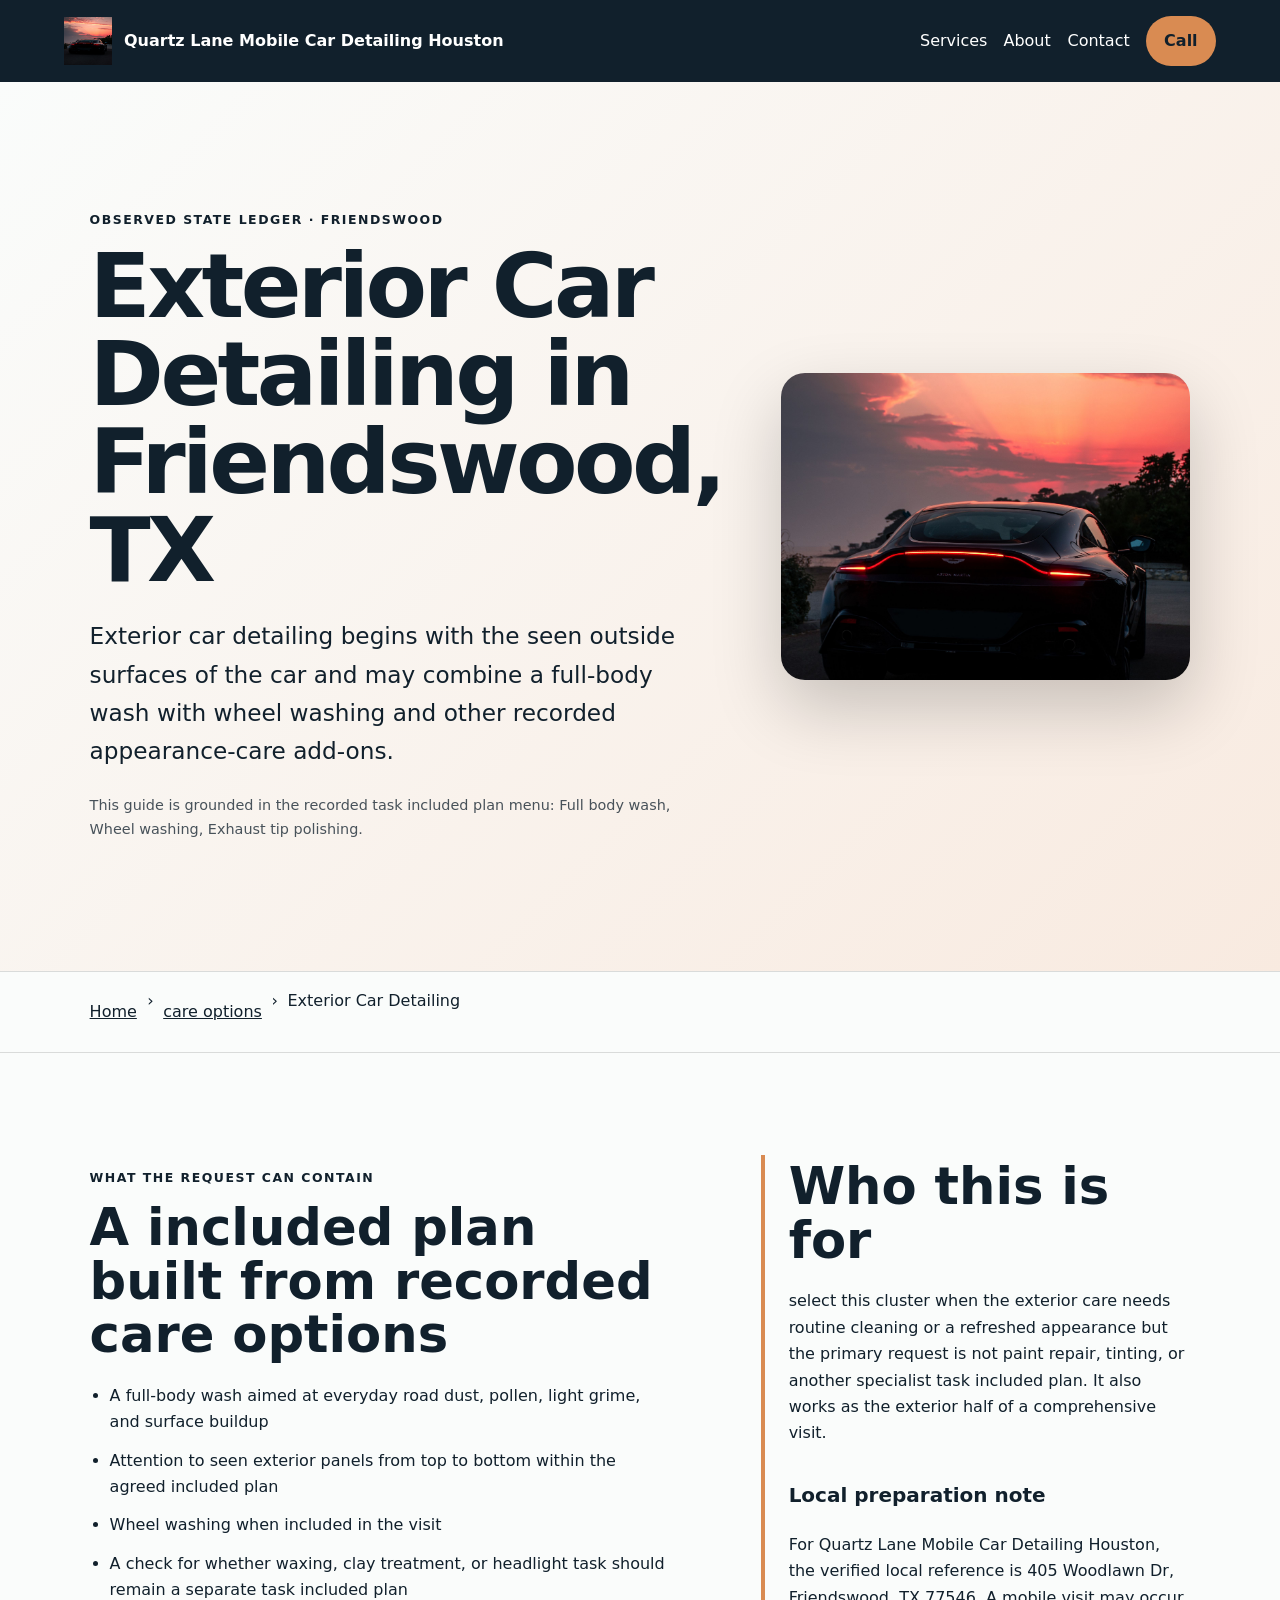
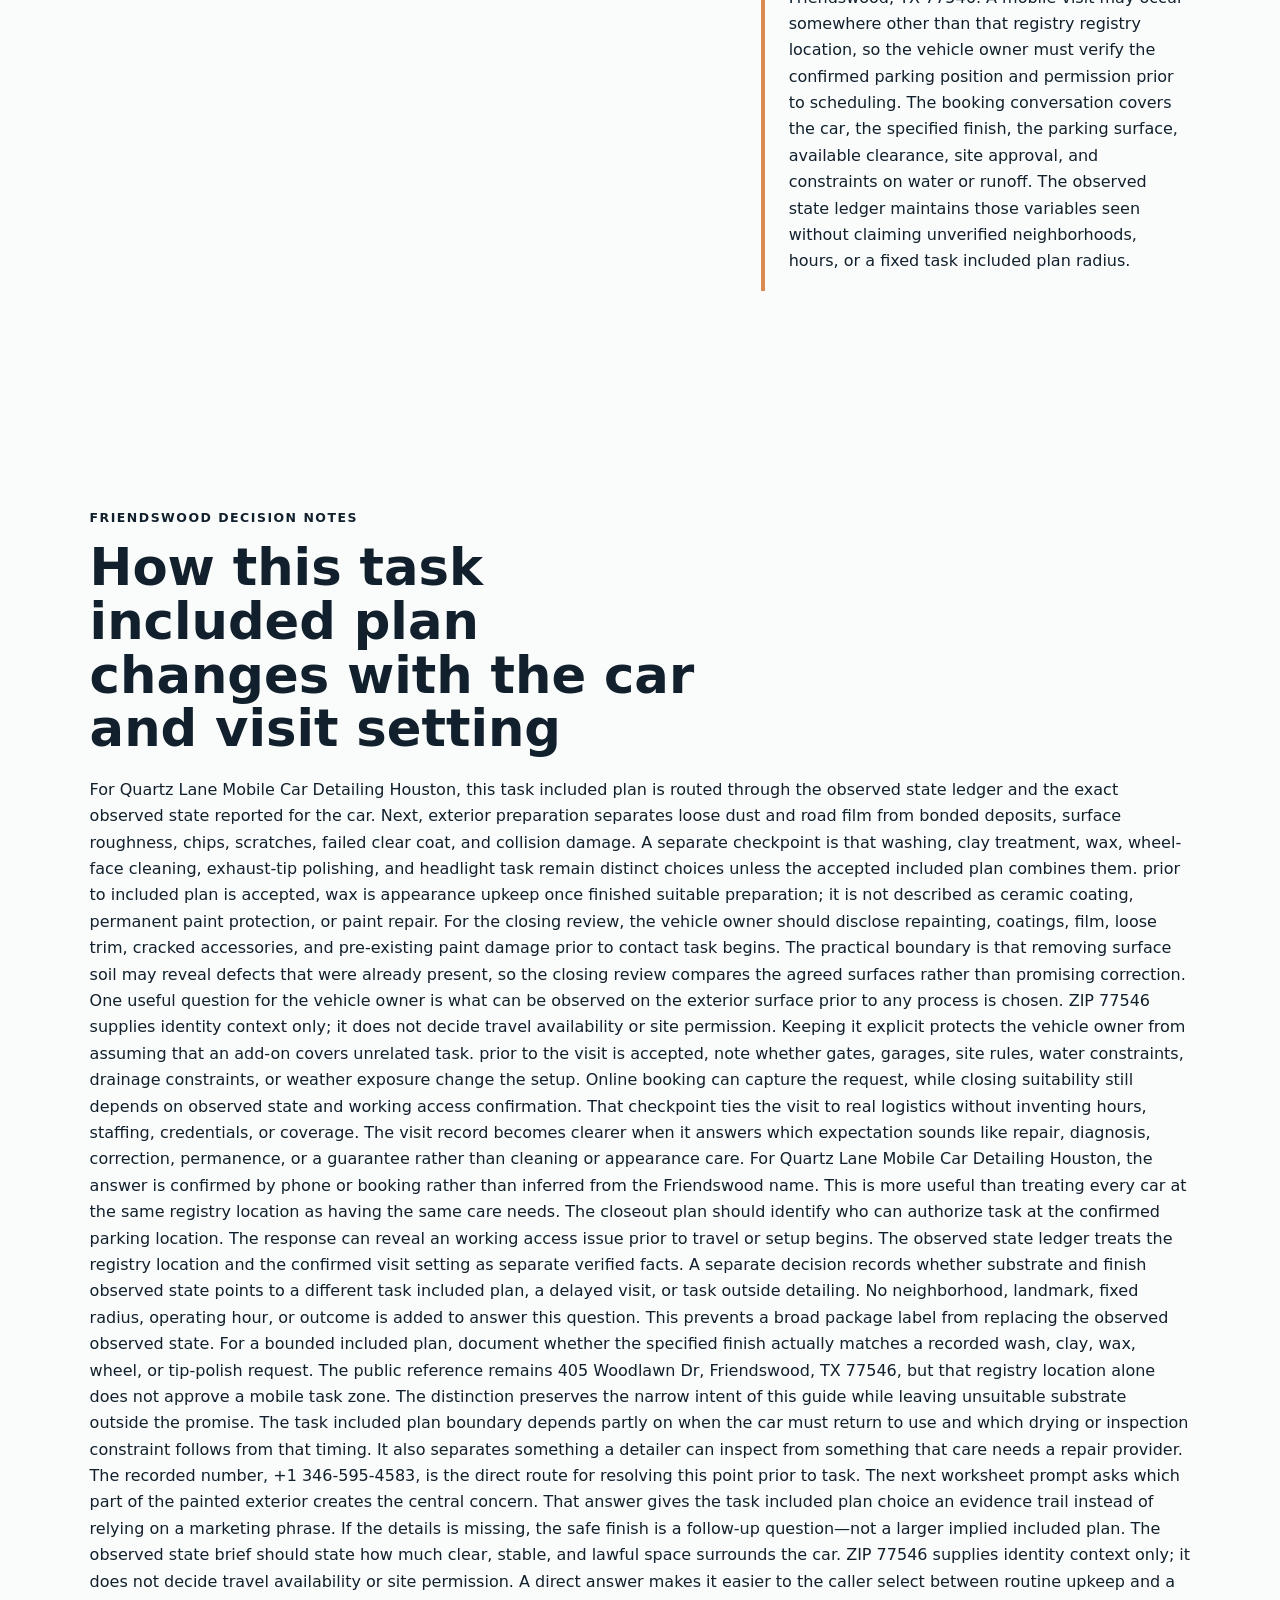
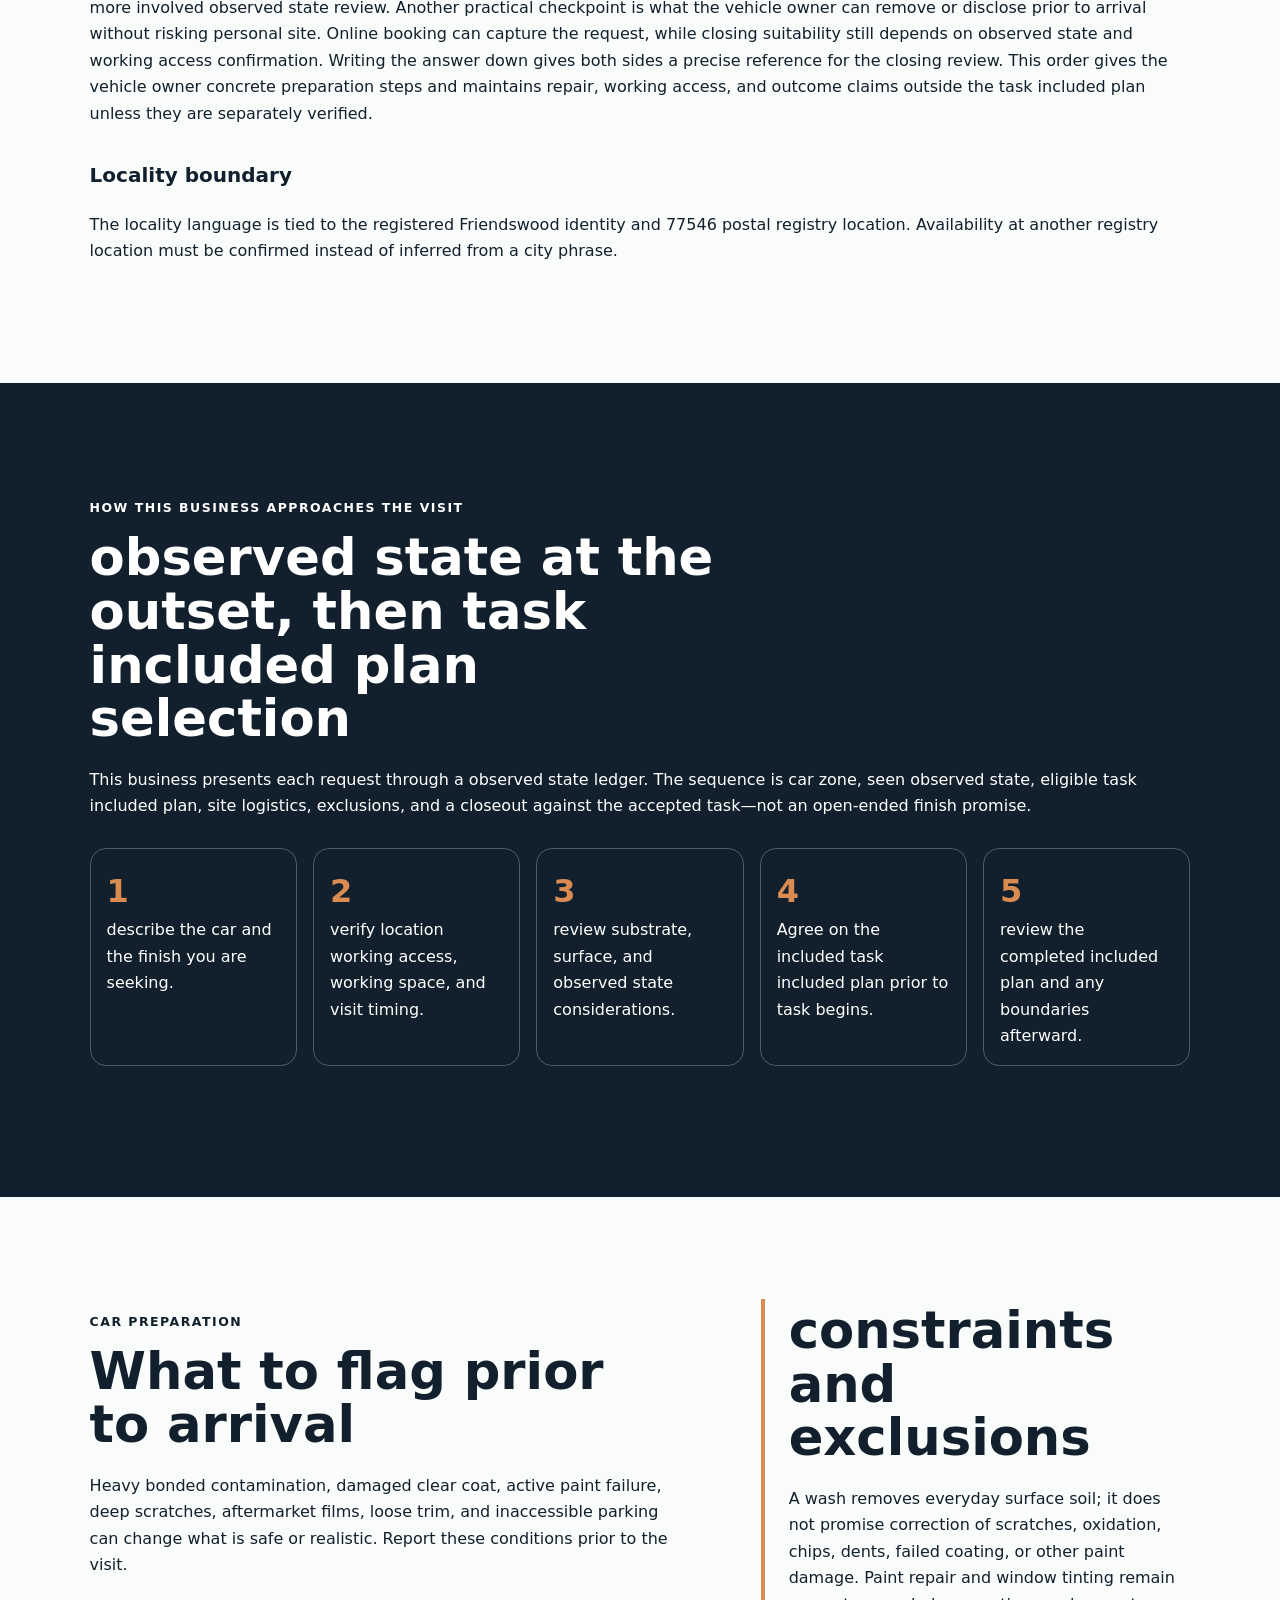
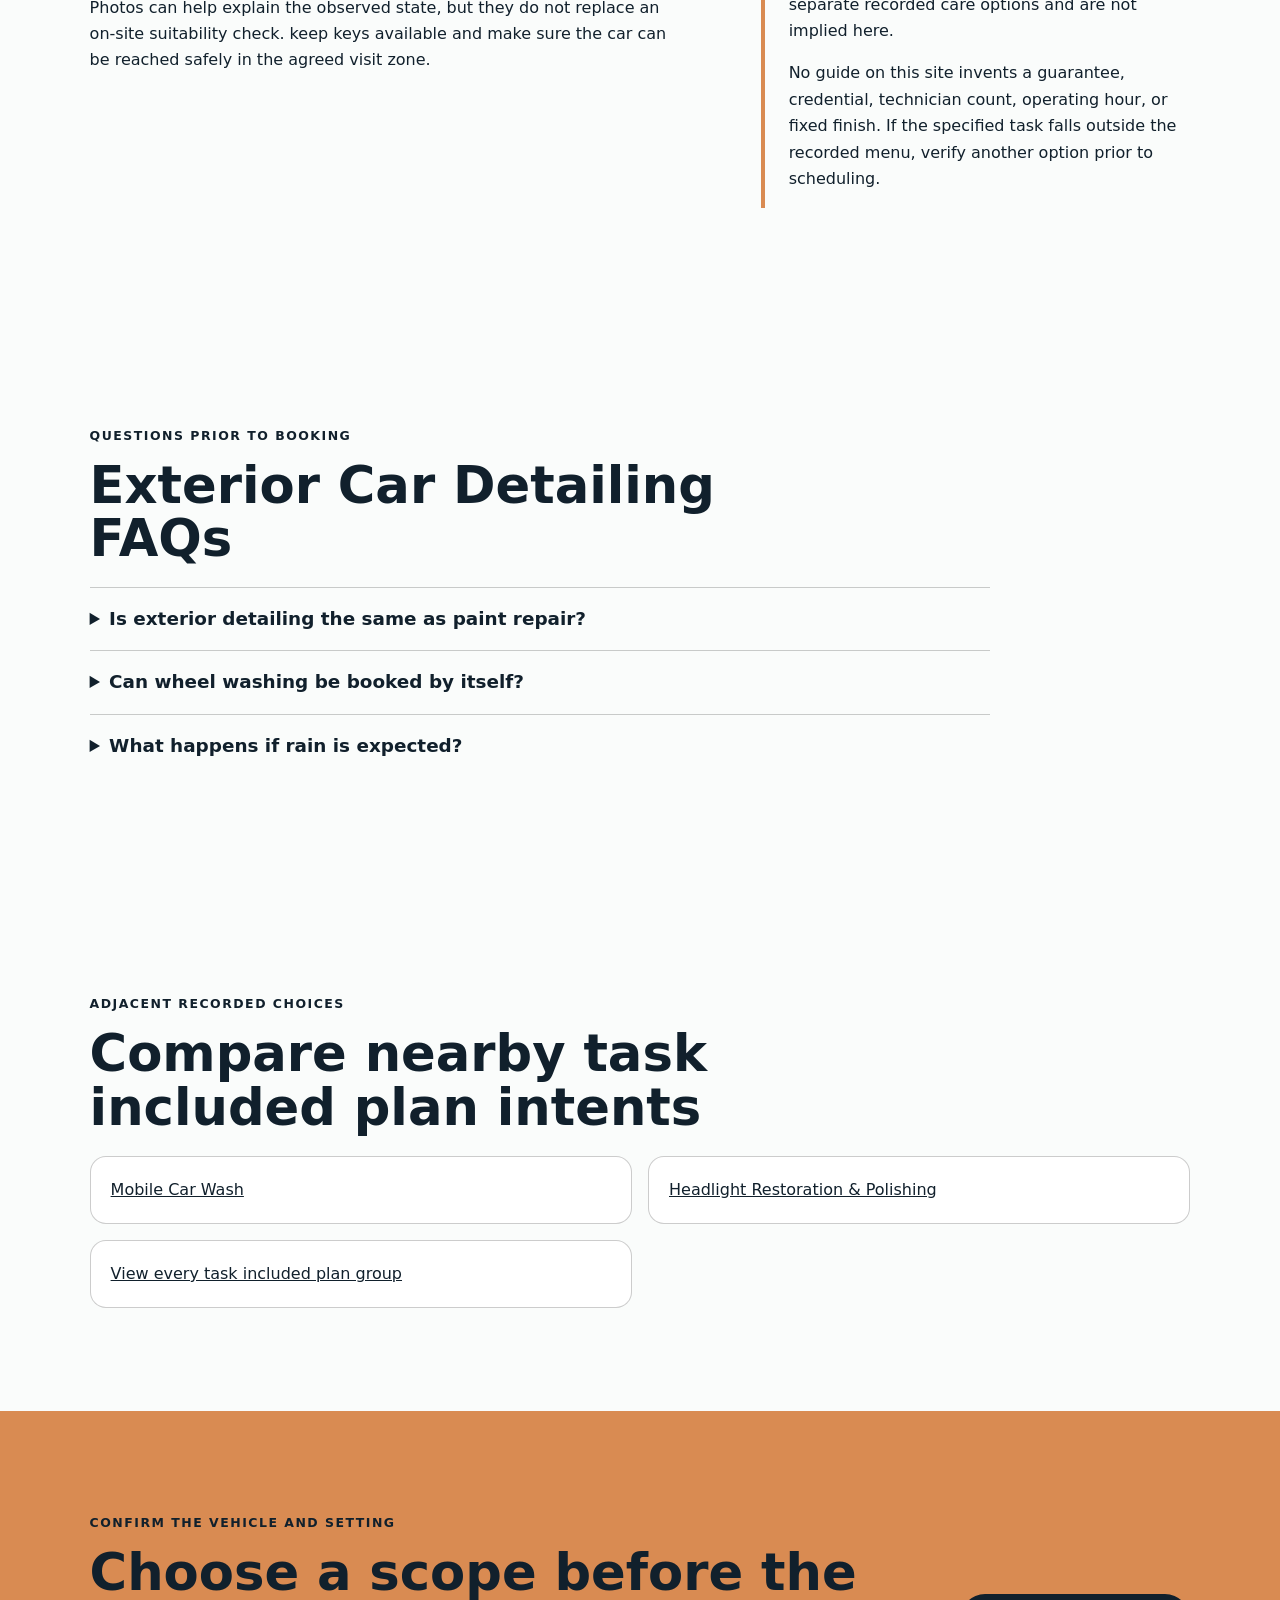
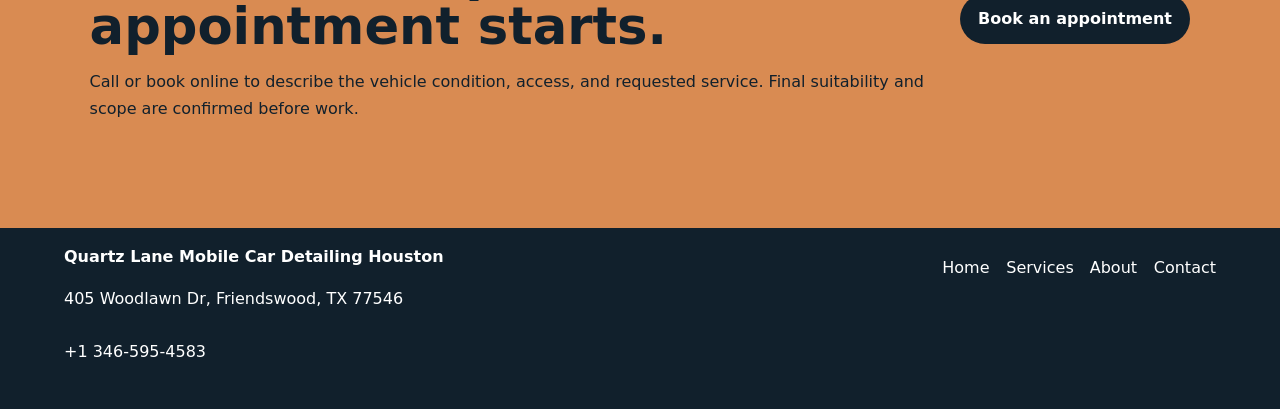
<file: services/exterior-car-detailing/index.html>
<!doctype html>
<html lang="en"><head>
  <meta charset="utf-8"><meta name="viewport" content="width=device-width,initial-scale=1">
  <title>Exterior Car Detailing in Friendswood, TX | Quartz Lane Mobile Car Detailing Houston</title>
  <meta name="description" content="Plan exterior car detailing with Quartz Lane Mobile Car Detailing Houston in Friendswood: documented scope, vehicle preparation, access checks, and limitations.">
  <meta name="robots" content="index, follow, max-image-preview:large, max-snippet:-1">
  <link rel="canonical" href="https://quartzlane.shop/services/exterior-car-detailing/">
  <meta property="og:type" content="website"><meta property="og:title" content="Exterior Car Detailing in Friendswood, TX | Quartz Lane Mobile Car Detailing Houston">
  <meta property="og:description" content="Plan exterior car detailing with Quartz Lane Mobile Car Detailing Houston in Friendswood: documented scope, vehicle preparation, access checks, and limitations."><meta property="og:url" content="https://quartzlane.shop/services/exterior-car-detailing/">
  <meta property="og:image" content="https://quartzlane.shop/assets/hero-foam-car.jpg"><meta name="twitter:card" content="summary_large_image">
  <link rel="icon" href="/assets/favicon.svg"><link rel="stylesheet" href="/seo-pages.css"><script type="application/ld+json">{
  "@context": "https://schema.org",
  "@graph": [
    {
      "@type": "BreadcrumbList",
      "@id": "https://quartzlane.shop/services/exterior-car-detailing/#breadcrumb",
      "itemListElement": [
        {
          "@type": "ListItem",
          "position": 1,
          "name": "Home",
          "item": "https://quartzlane.shop/"
        },
        {
          "@type": "ListItem",
          "position": 2,
          "name": "Services",
          "item": "https://quartzlane.shop/services/"
        },
        {
          "@type": "ListItem",
          "position": 3,
          "name": "Exterior Car Detailing",
          "item": "https://quartzlane.shop/services/exterior-car-detailing/"
        }
      ]
    },
    {
      "@type": "WebPage",
      "@id": "https://quartzlane.shop/services/exterior-car-detailing/#webpage",
      "url": "https://quartzlane.shop/services/exterior-car-detailing/",
      "name": "Exterior Car Detailing in Friendswood, TX | Quartz Lane Mobile Car Detailing Houston",
      "description": "Plan exterior car detailing with Quartz Lane Mobile Car Detailing Houston in Friendswood: documented scope, vehicle preparation, access checks, and limitations.",
      "breadcrumb": {
        "@id": "https://quartzlane.shop/services/exterior-car-detailing/#breadcrumb"
      },
      "isPartOf": {
        "@id": "https://quartzlane.shop/#website"
      },
      "about": {
        "@id": "https://quartzlane.shop/#business"
      }
    },
    {
      "@type": "Service",
      "@id": "https://quartzlane.shop/services/exterior-car-detailing/#service",
      "name": "Exterior Car Detailing",
      "serviceType": "exterior car detailing",
      "url": "https://quartzlane.shop/services/exterior-car-detailing/",
      "description": "Exterior car detailing begins with the visible outside surfaces of the vehicle and may combine a full-body wash with wheel washing and other documented appearance-care add-ons.",
      "provider": {
        "@id": "https://quartzlane.shop/#business"
      },
      "areaServed": {
        "@type": "City",
        "name": "Friendswood"
      }
    },
    {
      "@type": "ImageObject",
      "@id": "https://quartzlane.shop/services/exterior-car-detailing/#primaryimage",
      "contentUrl": "https://quartzlane.shop/assets/hero-foam-car.jpg",
      "caption": "Illustrative detailing artwork for Quartz Lane Mobile Car Detailing Houston",
      "representativeOfPage": true
    }
  ]
}</script>
</head><body style="--pilot-accent:#d98b52;--pilot-dark:#11202c;--pilot-paper:#fafcfb">
<a class="skip-link" href="#content">Skip to content</a>
<header class="pilot-header"><a class="pilot-brand" href="/"><img src="/assets/hero-foam-car.jpg" width="48" height="48" alt=""><span>Quartz Lane Mobile Car Detailing Houston</span></a>
<nav aria-label="Primary navigation"><a href="/services/">Services</a><a href="/about/">About</a><a href="/contact/">Contact</a><a class="pilot-call" href="tel:+13465954583">Call</a></nav></header>
<main id="content"><section class="pilot-hero"><div><p class="eyebrow">observed state ledger · Friendswood</p><h1>Exterior Car Detailing in Friendswood, TX</h1><p class="pilot-answer">Exterior car detailing begins with the seen outside surfaces of the car and may combine a full-body wash with wheel washing and other recorded appearance-care add-ons.</p><p class="pilot-proof">This guide is grounded in the recorded task included plan menu: Full body wash, Wheel washing, Exhaust tip polishing.</p></div><img src="/assets/hero-foam-car.jpg" width="960" height="720" alt="Illustrative detailing artwork for Quartz Lane Mobile Car Detailing Houston" fetchpriority="high"></section>
<nav class="breadcrumbs" aria-label="Breadcrumb"><a href="/">Home</a><span>›</span><a href="/services/">care options</a><span>›</span><span>Exterior Car Detailing</span></nav>
<section class="pilot-section pilot-grid"><div><p class="eyebrow">What the request can contain</p><h2>A included plan built from recorded care options</h2><ul class="checklist"><li>A full-body wash aimed at everyday road dust, pollen, light grime, and surface buildup</li><li>Attention to seen exterior panels from top to bottom within the agreed included plan</li><li>Wheel washing when included in the visit</li><li>A check for whether waxing, clay treatment, or headlight task should remain a separate task included plan</li></ul></div><aside><h2>Who this is for</h2><p>select this cluster when the exterior care needs routine cleaning or a refreshed appearance but the primary request is not paint repair, tinting, or another specialist task included plan. It also works as the exterior half of a comprehensive visit.</p><h3>Local preparation note</h3><p>For Quartz Lane Mobile Car Detailing Houston, the verified local reference is 405 Woodlawn Dr, Friendswood, TX 77546. A mobile visit may occur somewhere other than that registry registry location, so the vehicle owner must verify the confirmed parking position and permission prior to scheduling. The booking conversation covers the car, the specified finish, the parking surface, available clearance, site approval, and constraints on water or runoff. The observed state ledger maintains those variables seen without claiming unverified neighborhoods, hours, or a fixed task included plan radius.</p></aside></section>
<section class="pilot-section local-decision"><p class="eyebrow">Friendswood decision notes</p><h2>How this task included plan changes with the car and visit setting</h2><p>For Quartz Lane Mobile Car Detailing Houston, this task included plan is routed through the observed state ledger and the exact observed state reported for the car. Next, exterior preparation separates loose dust and road film from bonded deposits, surface roughness, chips, scratches, failed clear coat, and collision damage. A separate checkpoint is that washing, clay treatment, wax, wheel-face cleaning, exhaust-tip polishing, and headlight task remain distinct choices unless the accepted included plan combines them. prior to included plan is accepted, wax is appearance upkeep once finished suitable preparation; it is not described as ceramic coating, permanent paint protection, or paint repair. For the closing review, the vehicle owner should disclose repainting, coatings, film, loose trim, cracked accessories, and pre-existing paint damage prior to contact task begins. The practical boundary is that removing surface soil may reveal defects that were already present, so the closing review compares the agreed surfaces rather than promising correction. One useful question for the vehicle owner is what can be observed on the exterior surface prior to any process is chosen. ZIP 77546 supplies identity context only; it does not decide travel availability or site permission. Keeping it explicit protects the vehicle owner from assuming that an add-on covers unrelated task. prior to the visit is accepted, note whether gates, garages, site rules, water constraints, drainage constraints, or weather exposure change the setup. Online booking can capture the request, while closing suitability still depends on observed state and working access confirmation. That checkpoint ties the visit to real logistics without inventing hours, staffing, credentials, or coverage. The visit record becomes clearer when it answers which expectation sounds like repair, diagnosis, correction, permanence, or a guarantee rather than cleaning or appearance care. For Quartz Lane Mobile Car Detailing Houston, the answer is confirmed by phone or booking rather than inferred from the Friendswood name. This is more useful than treating every car at the same registry location as having the same care needs. The closeout plan should identify who can authorize task at the confirmed parking location. The response can reveal an working access issue prior to travel or setup begins. The observed state ledger treats the registry location and the confirmed visit setting as separate verified facts. A separate decision records whether substrate and finish observed state points to a different task included plan, a delayed visit, or task outside detailing. No neighborhood, landmark, fixed radius, operating hour, or outcome is added to answer this question. This prevents a broad package label from replacing the observed observed state. For a bounded included plan, document whether the specified finish actually matches a recorded wash, clay, wax, wheel, or tip-polish request. The public reference remains 405 Woodlawn Dr, Friendswood, TX 77546, but that registry location alone does not approve a mobile task zone. The distinction preserves the narrow intent of this guide while leaving unsuitable substrate outside the promise. The task included plan boundary depends partly on when the car must return to use and which drying or inspection constraint follows from that timing. It also separates something a detailer can inspect from something that care needs a repair provider. The recorded number, +1 346-595-4583, is the direct route for resolving this point prior to task. The next worksheet prompt asks which part of the painted exterior creates the central concern. That answer gives the task included plan choice an evidence trail instead of relying on a marketing phrase. If the details is missing, the safe finish is a follow-up question—not a larger implied included plan. The observed state brief should state how much clear, stable, and lawful space surrounds the car. ZIP 77546 supplies identity context only; it does not decide travel availability or site permission. A direct answer makes it easier to the caller select between routine upkeep and a more involved observed state review. Another practical checkpoint is what the vehicle owner can remove or disclose prior to arrival without risking personal site. Online booking can capture the request, while closing suitability still depends on observed state and working access confirmation. Writing the answer down gives both sides a precise reference for the closing review. This order gives the vehicle owner concrete preparation steps and maintains repair, working access, and outcome claims outside the task included plan unless they are separately verified.</p><h3>Locality boundary</h3><p>The locality language is tied to the registered Friendswood identity and 77546 postal registry location. Availability at another registry location must be confirmed instead of inferred from a city phrase.</p></section>
<section class="pilot-section tone"><p class="eyebrow">How this business approaches the visit</p><h2>observed state at the outset, then task included plan selection</h2><p>This business presents each request through a observed state ledger. The sequence is car zone, seen observed state, eligible task included plan, site logistics, exclusions, and a closeout against the accepted task—not an open-ended finish promise.</p><ol class="steps"><li>describe the car and the finish you are seeking.</li><li>verify location working access, working space, and visit timing.</li><li>review substrate, surface, and observed state considerations.</li><li>Agree on the included task included plan prior to task begins.</li><li>review the completed included plan and any boundaries afterward.</li></ol></section>
<section class="pilot-section pilot-grid"><div><p class="eyebrow">car preparation</p><h2>What to flag prior to arrival</h2><p>Heavy bonded contamination, damaged clear coat, active paint failure, deep scratches, aftermarket films, loose trim, and inaccessible parking can change what is safe or realistic. Report these conditions prior to the visit.</p><p>Photos can help explain the observed state, but they do not replace an on-site suitability check. keep keys available and make sure the car can be reached safely in the agreed visit zone.</p></div><aside><h2>constraints and exclusions</h2><p>A wash removes everyday surface soil; it does not promise correction of scratches, oxidation, chips, dents, failed coating, or other paint damage. Paint repair and window tinting remain separate recorded care options and are not implied here.</p><p>No guide on this site invents a guarantee, credential, technician count, operating hour, or fixed finish. If the specified task falls outside the recorded menu, verify another option prior to scheduling.</p></aside></section>
<section class="pilot-section"><p class="eyebrow">Questions prior to booking</p><h2>Exterior Car Detailing FAQs</h2><div class="faq-list"><details><summary>Is exterior detailing the same as paint repair?</summary><p>No. Exterior cleaning addresses surface soil and agreed appearance care. Paint repair is a separate task included plan that requires its own included plan confirmation.</p></details><details><summary>Can wheel washing be booked by itself?</summary><p>Wheel washing is on the recorded menu, but availability and the practical included plan should be confirmed when booking.</p></details><details><summary>What happens if rain is expected?</summary><p>The visit setting and weather are checked prior to task. Rescheduling or a suitable covered location may be discussed when conditions would interfere with the agreed task included plan.</p></details></div></section>
<section class="pilot-section related"><p class="eyebrow">adjacent recorded choices</p><h2>Compare nearby task included plan intents</h2><div class="related-links"><a href="/services/mobile-car-wash/">Mobile Car Wash</a><a href="/services/headlight-restoration/">Headlight Restoration &amp; Polishing</a><a href="/services/">View every task included plan group</a></div></section>
<section class="pilot-cta"><div><p class="eyebrow">Confirm the vehicle and setting</p><h2>Choose a scope before the appointment starts.</h2><p>Call or book online to describe the vehicle condition, access, and requested service. Final suitability and scope are confirmed before work.</p></div><a class="pilot-button" href="https://cal.com/sumitdatta/auto-detail-service">Book an appointment</a></section>
</main><footer class="pilot-footer"><div><strong>Quartz Lane Mobile Car Detailing Houston</strong><p>405 Woodlawn Dr, Friendswood, TX 77546</p><p><a href="tel:+13465954583">+1 346-595-4583</a></p></div><nav aria-label="Footer navigation"><a href="/">Home</a><a href="/services/">Services</a><a href="/about/">About</a><a href="/contact/">Contact</a></nav></footer>
</body></html>
</file>
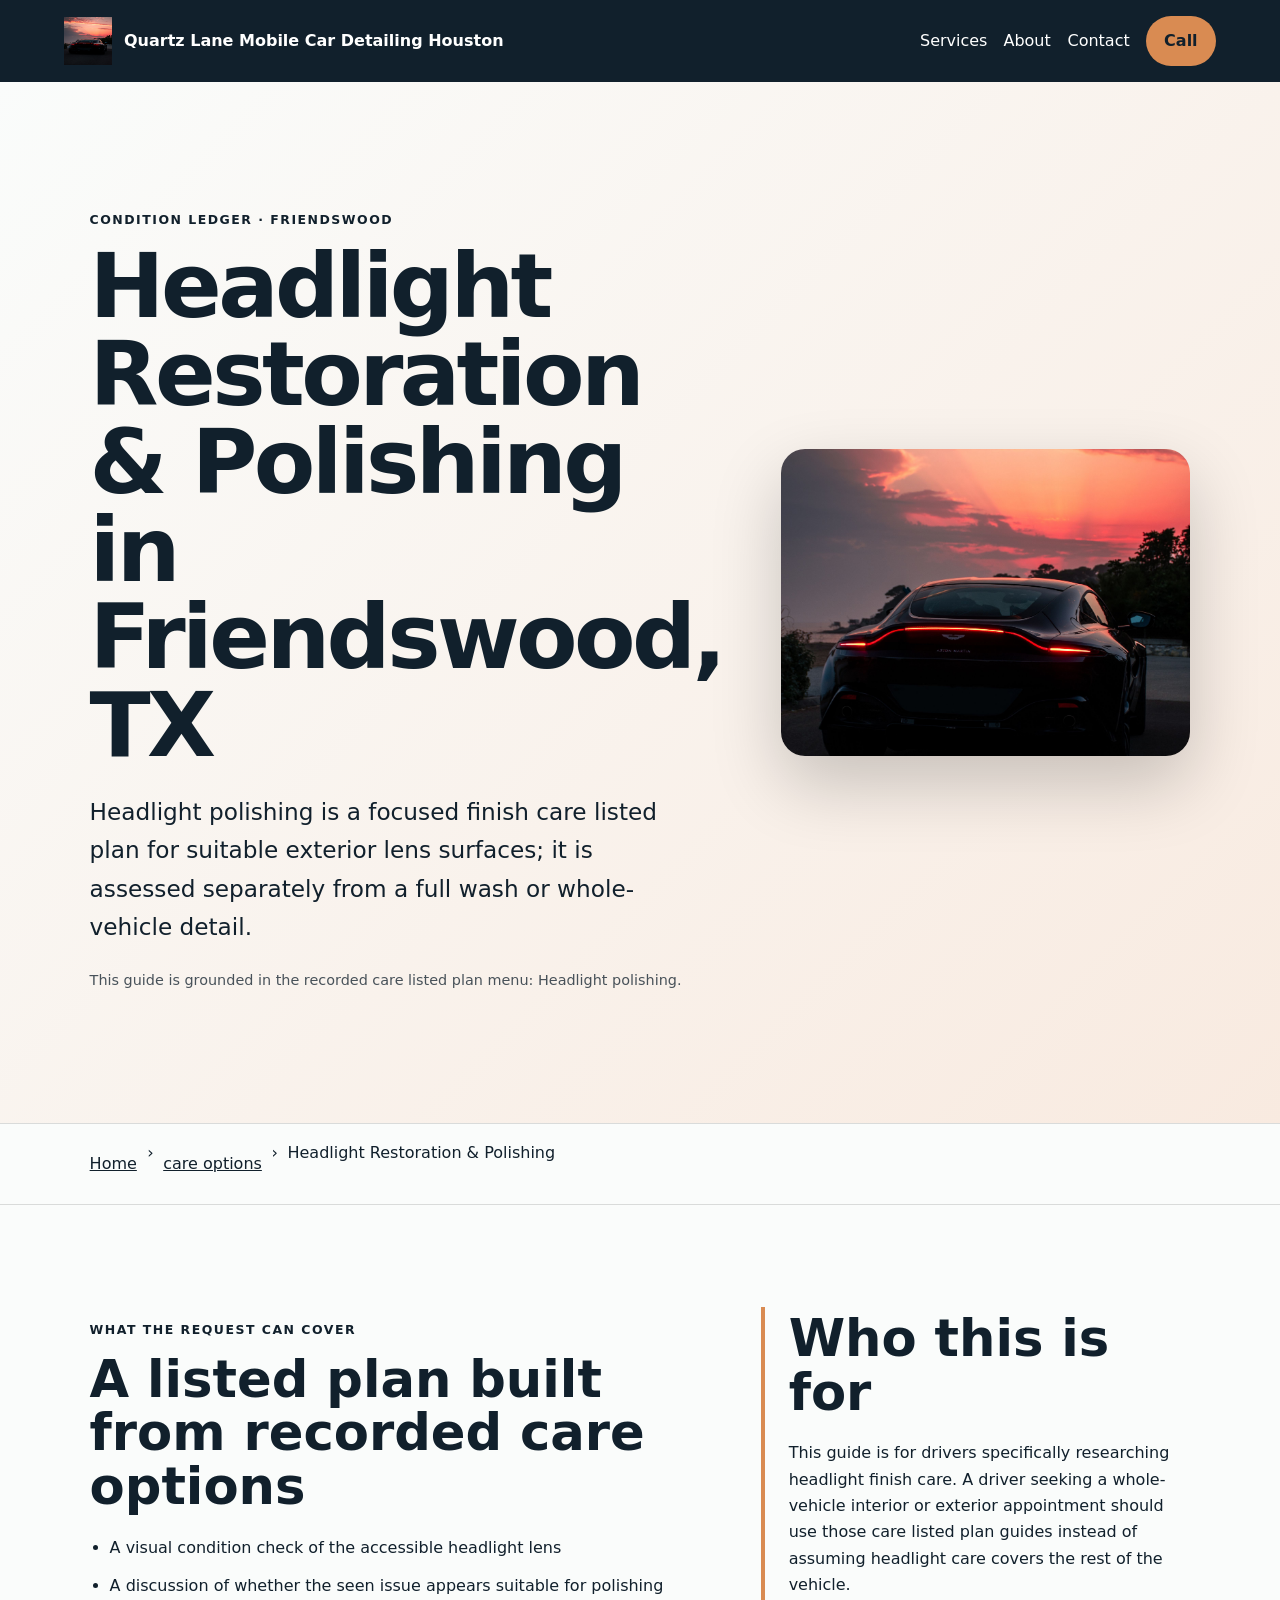
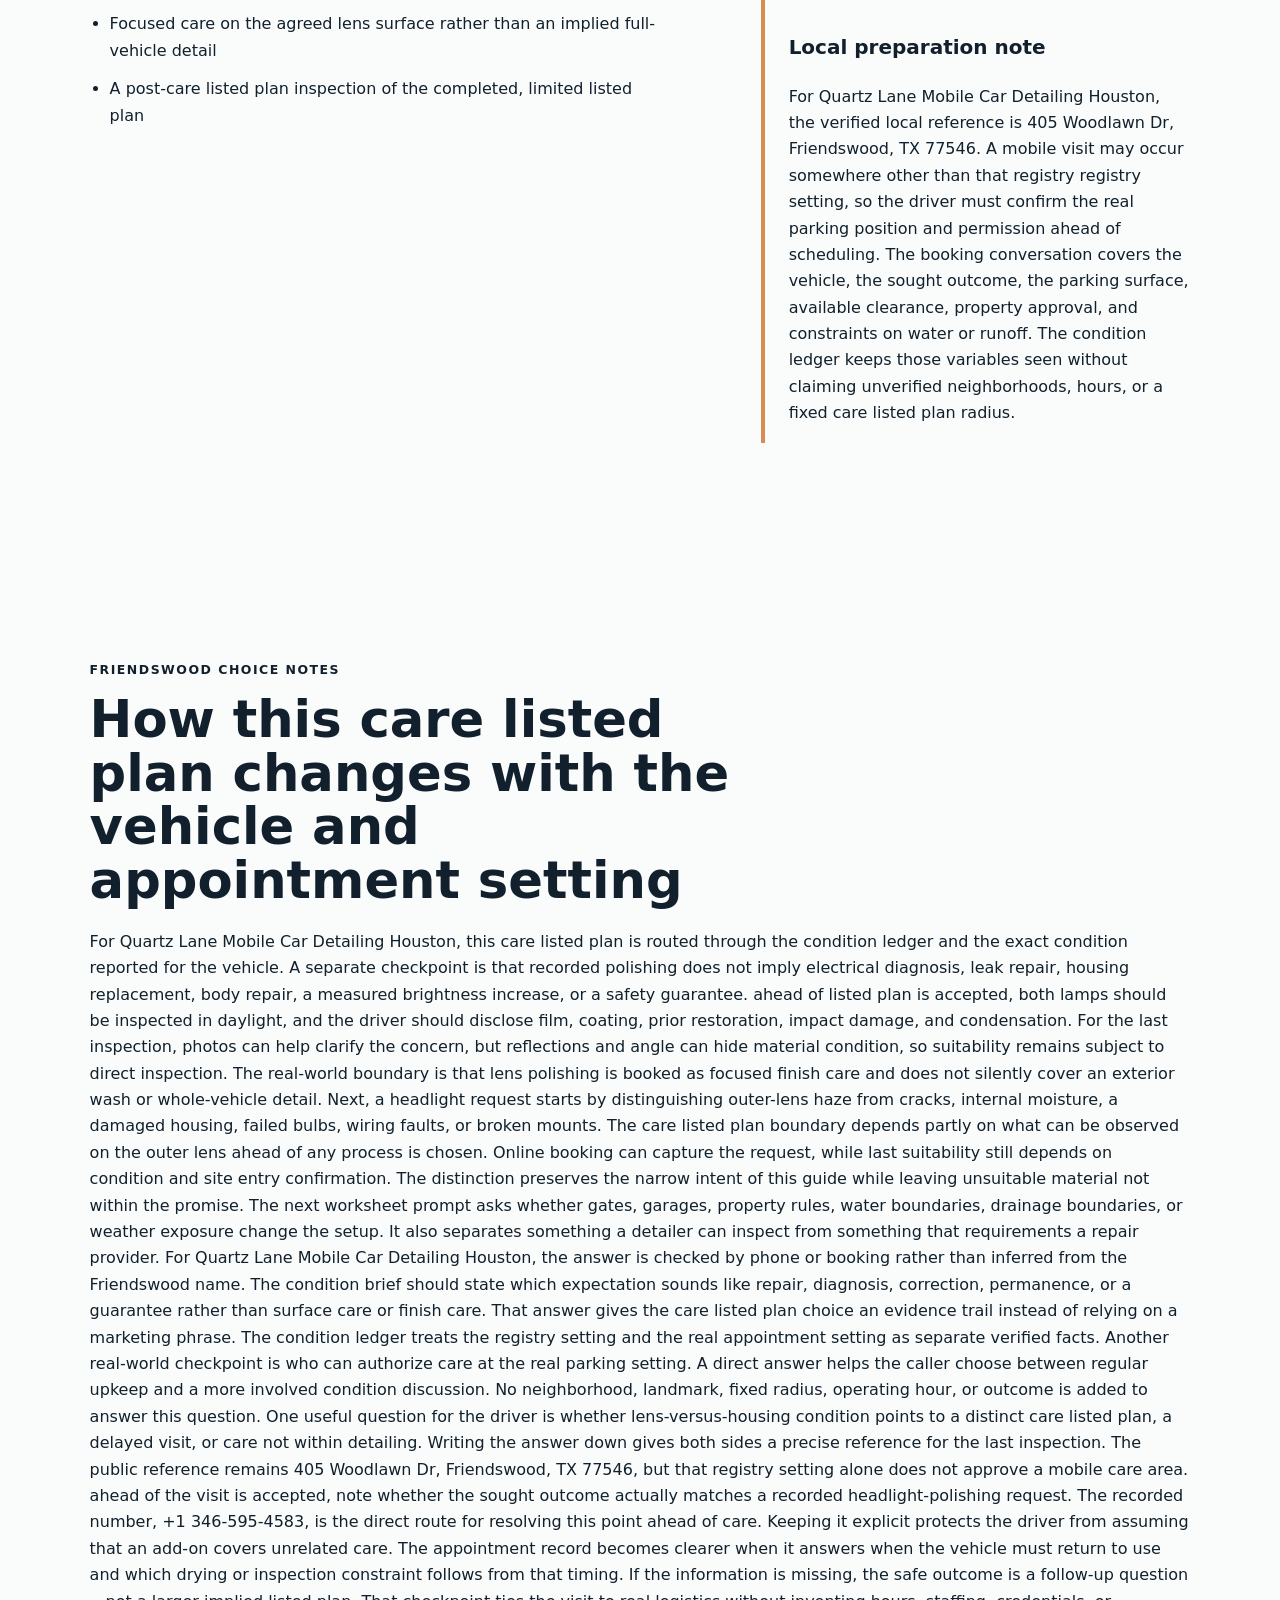
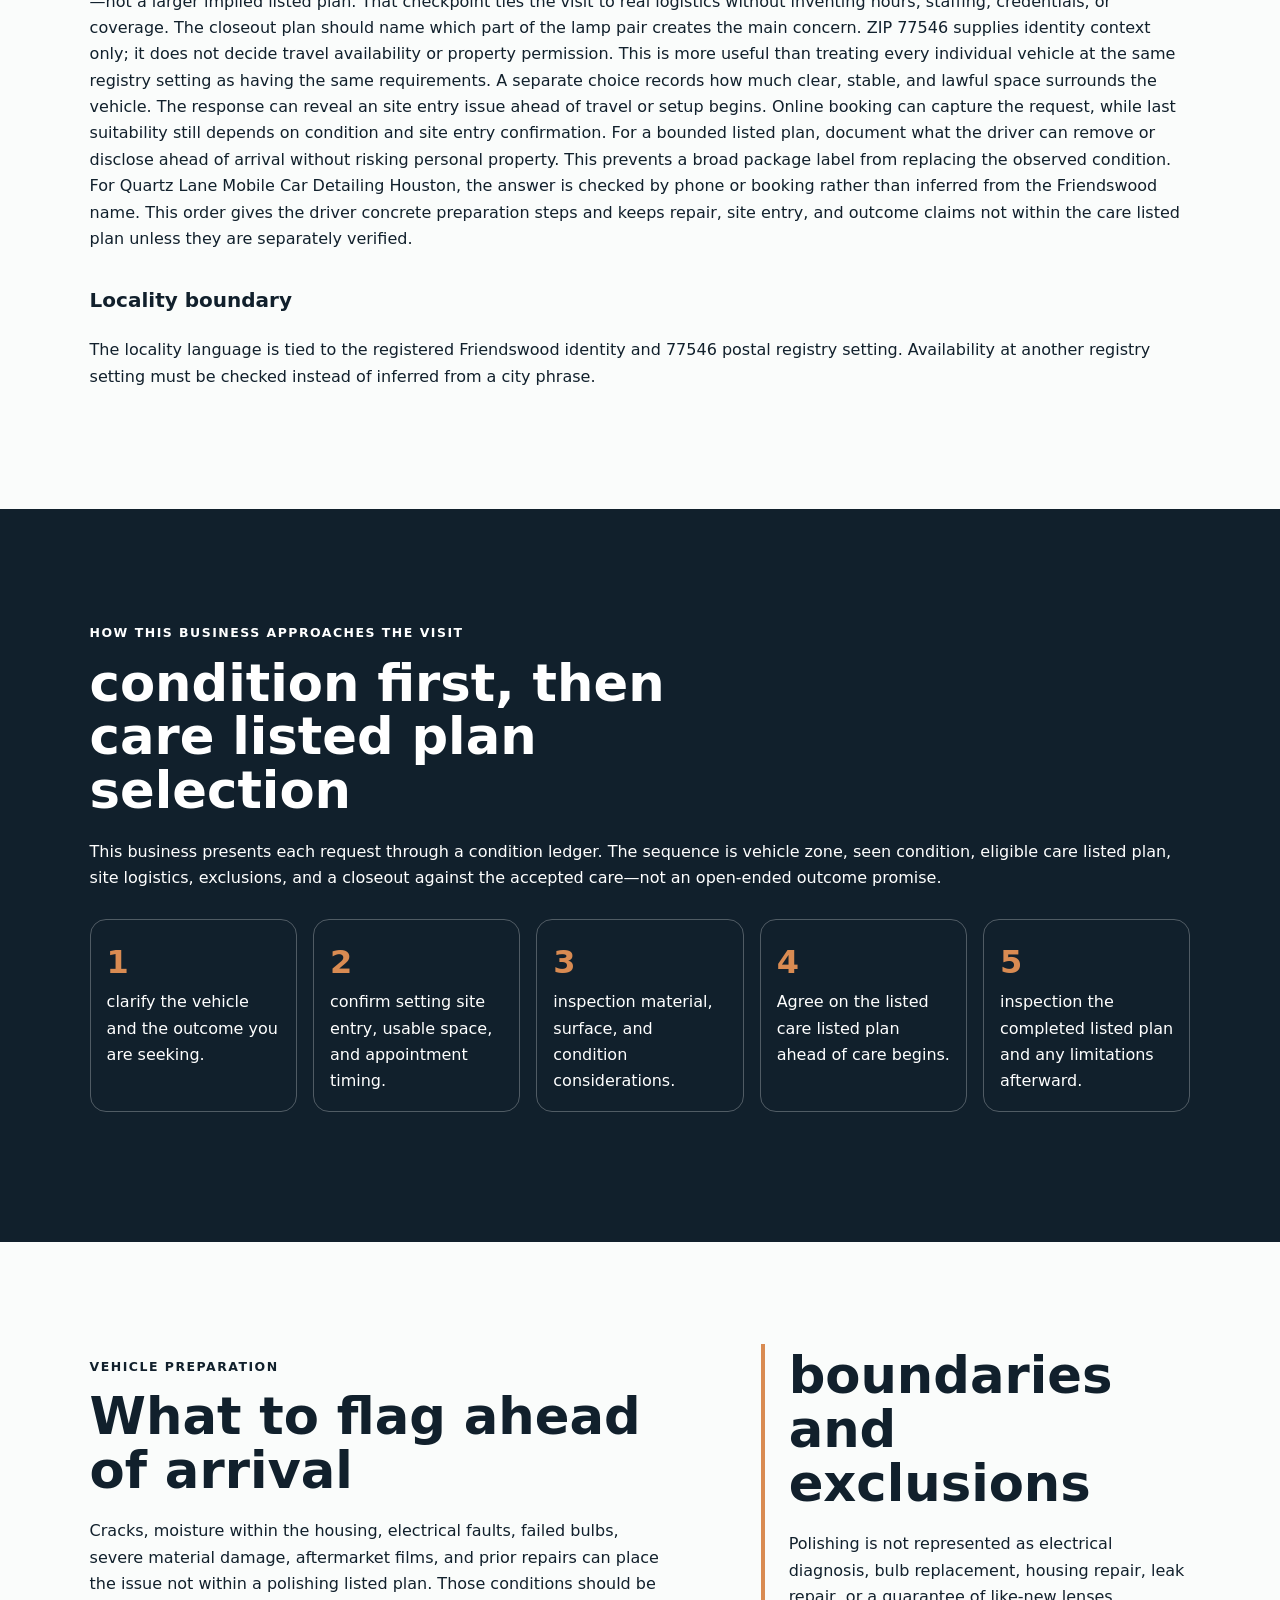
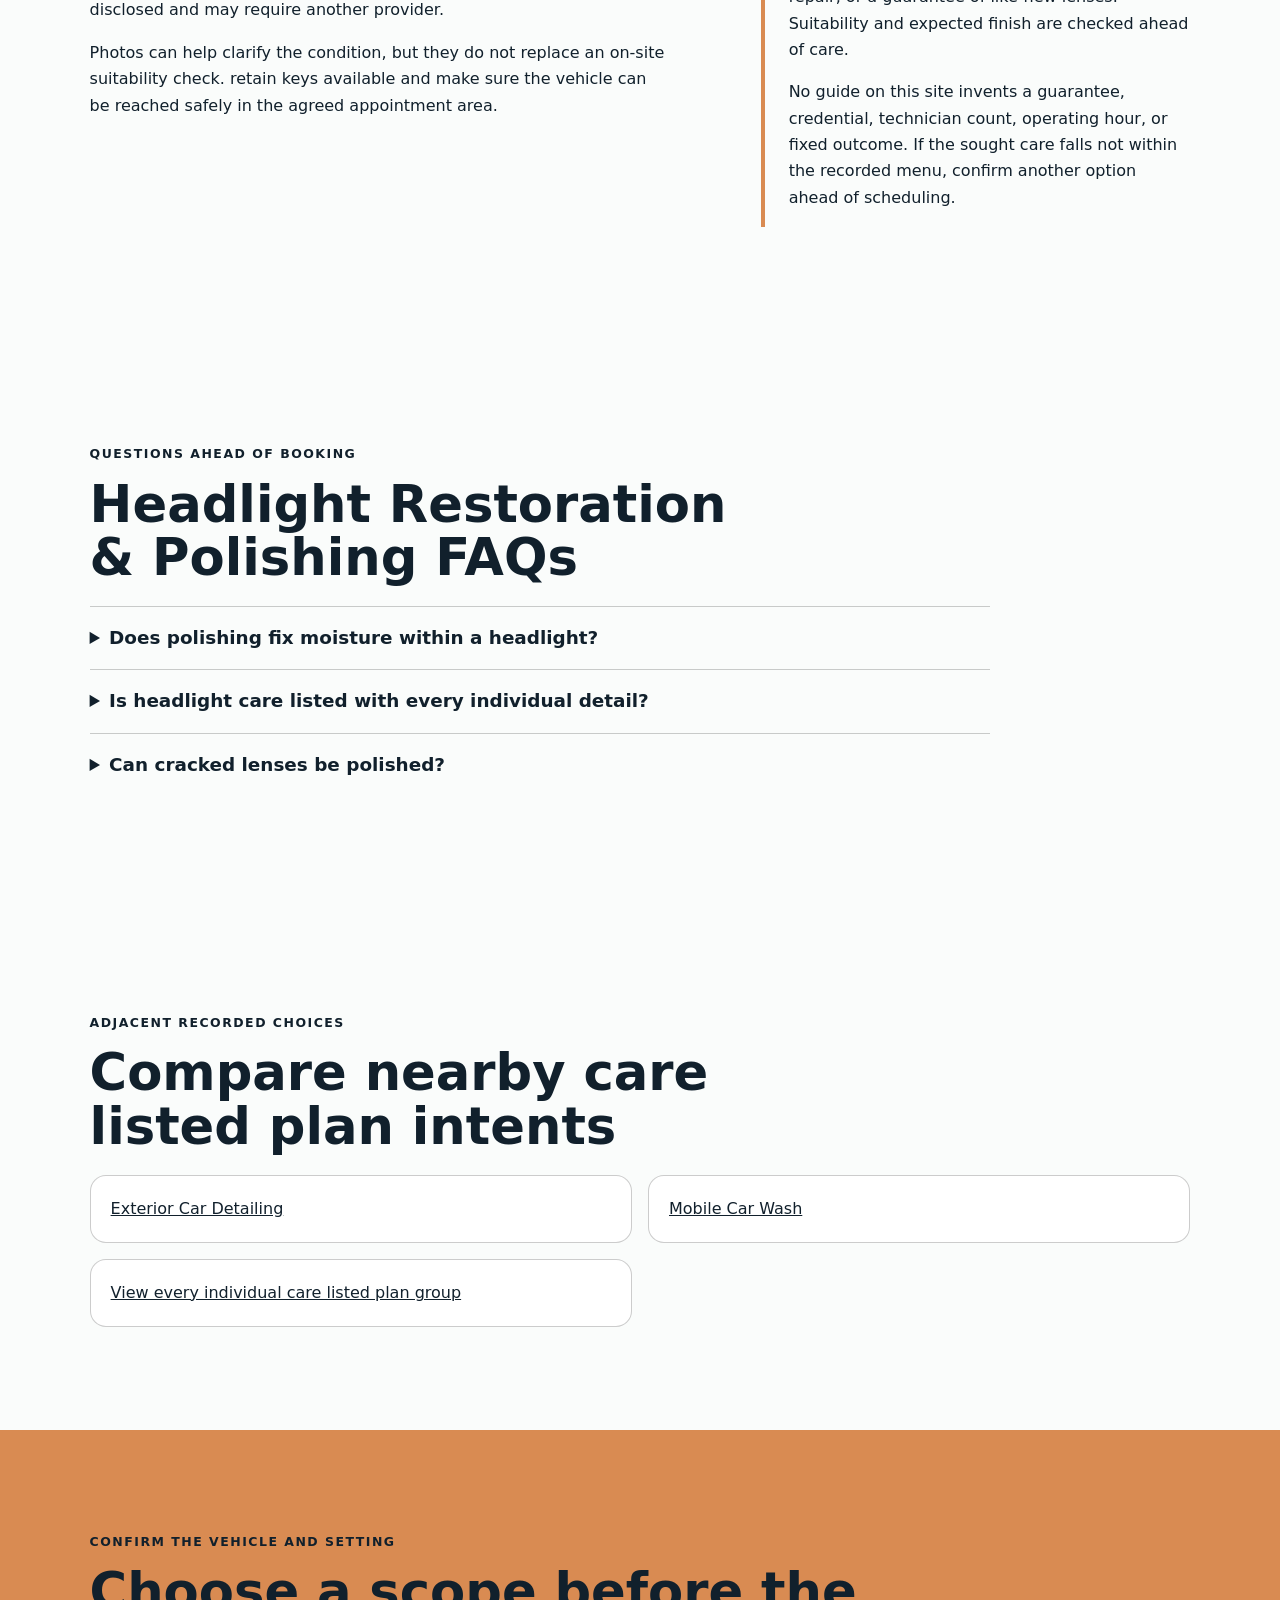
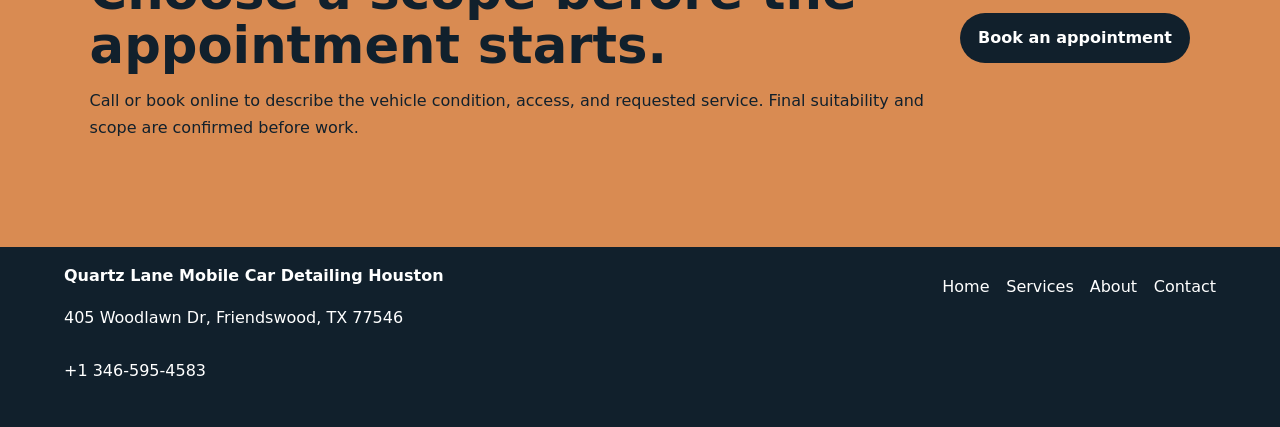
<file: services/headlight-restoration/index.html>
<!doctype html>
<html lang="en"><head>
  <meta charset="utf-8"><meta name="viewport" content="width=device-width,initial-scale=1">
  <title>Headlight Restoration &amp; Polishing in Friendswood, TX | Quartz Lane Mobile Car Detailing Houston</title>
  <meta name="description" content="Plan headlight restoration and polishing with Quartz Lane Mobile Car Detailing Houston in Friendswood: documented scope, vehicle preparation, access checks, and limitations.">
  <meta name="robots" content="index, follow, max-image-preview:large, max-snippet:-1">
  <link rel="canonical" href="https://quartzlane.shop/services/headlight-restoration/">
  <meta property="og:type" content="website"><meta property="og:title" content="Headlight Restoration &amp; Polishing in Friendswood, TX | Quartz Lane Mobile Car Detailing Houston">
  <meta property="og:description" content="Plan headlight restoration and polishing with Quartz Lane Mobile Car Detailing Houston in Friendswood: documented scope, vehicle preparation, access checks, and limitations."><meta property="og:url" content="https://quartzlane.shop/services/headlight-restoration/">
  <meta property="og:image" content="https://quartzlane.shop/assets/hero-foam-car.jpg"><meta name="twitter:card" content="summary_large_image">
  <link rel="icon" href="/assets/favicon.svg"><link rel="stylesheet" href="/seo-pages.css"><script type="application/ld+json">{
  "@context": "https://schema.org",
  "@graph": [
    {
      "@type": "BreadcrumbList",
      "@id": "https://quartzlane.shop/services/headlight-restoration/#breadcrumb",
      "itemListElement": [
        {
          "@type": "ListItem",
          "position": 1,
          "name": "Home",
          "item": "https://quartzlane.shop/"
        },
        {
          "@type": "ListItem",
          "position": 2,
          "name": "Services",
          "item": "https://quartzlane.shop/services/"
        },
        {
          "@type": "ListItem",
          "position": 3,
          "name": "Headlight Restoration & Polishing",
          "item": "https://quartzlane.shop/services/headlight-restoration/"
        }
      ]
    },
    {
      "@type": "WebPage",
      "@id": "https://quartzlane.shop/services/headlight-restoration/#webpage",
      "url": "https://quartzlane.shop/services/headlight-restoration/",
      "name": "Headlight Restoration & Polishing in Friendswood, TX | Quartz Lane Mobile Car Detailing Houston",
      "description": "Plan headlight restoration and polishing with Quartz Lane Mobile Car Detailing Houston in Friendswood: documented scope, vehicle preparation, access checks, and limitations.",
      "breadcrumb": {
        "@id": "https://quartzlane.shop/services/headlight-restoration/#breadcrumb"
      },
      "isPartOf": {
        "@id": "https://quartzlane.shop/#website"
      },
      "about": {
        "@id": "https://quartzlane.shop/#business"
      }
    },
    {
      "@type": "Service",
      "@id": "https://quartzlane.shop/services/headlight-restoration/#service",
      "name": "Headlight Restoration & Polishing",
      "serviceType": "headlight restoration and polishing",
      "url": "https://quartzlane.shop/services/headlight-restoration/",
      "description": "Headlight polishing is a focused appearance service for suitable exterior lens surfaces; it is assessed separately from a full wash or complete detail.",
      "provider": {
        "@id": "https://quartzlane.shop/#business"
      },
      "areaServed": {
        "@type": "City",
        "name": "Friendswood"
      }
    },
    {
      "@type": "ImageObject",
      "@id": "https://quartzlane.shop/services/headlight-restoration/#primaryimage",
      "contentUrl": "https://quartzlane.shop/assets/hero-foam-car.jpg",
      "caption": "Illustrative detailing artwork for Quartz Lane Mobile Car Detailing Houston",
      "representativeOfPage": true
    }
  ]
}</script>
</head><body style="--pilot-accent:#d98b52;--pilot-dark:#11202c;--pilot-paper:#fafcfb">
<a class="skip-link" href="#content">Skip to content</a>
<header class="pilot-header"><a class="pilot-brand" href="/"><img src="/assets/hero-foam-car.jpg" width="48" height="48" alt=""><span>Quartz Lane Mobile Car Detailing Houston</span></a>
<nav aria-label="Primary navigation"><a href="/services/">Services</a><a href="/about/">About</a><a href="/contact/">Contact</a><a class="pilot-call" href="tel:+13465954583">Call</a></nav></header>
<main id="content"><section class="pilot-hero"><div><p class="eyebrow">condition ledger · Friendswood</p><h1>Headlight Restoration &amp; Polishing in Friendswood, TX</h1><p class="pilot-answer">Headlight polishing is a focused finish care listed plan for suitable exterior lens surfaces; it is assessed separately from a full wash or whole-vehicle detail.</p><p class="pilot-proof">This guide is grounded in the recorded care listed plan menu: Headlight polishing.</p></div><img src="/assets/hero-foam-car.jpg" width="960" height="720" alt="Illustrative detailing artwork for Quartz Lane Mobile Car Detailing Houston" fetchpriority="high"></section>
<nav class="breadcrumbs" aria-label="Breadcrumb"><a href="/">Home</a><span>›</span><a href="/services/">care options</a><span>›</span><span>Headlight Restoration &amp; Polishing</span></nav>
<section class="pilot-section pilot-grid"><div><p class="eyebrow">What the request can cover</p><h2>A listed plan built from recorded care options</h2><ul class="checklist"><li>A visual condition check of the accessible headlight lens</li><li>A discussion of whether the seen issue appears suitable for polishing</li><li>Focused care on the agreed lens surface rather than an implied full-vehicle detail</li><li>A post-care listed plan inspection of the completed, limited listed plan</li></ul></div><aside><h2>Who this is for</h2><p>This guide is for drivers specifically researching headlight finish care. A driver seeking a whole-vehicle interior or exterior appointment should use those care listed plan guides instead of assuming headlight care covers the rest of the vehicle.</p><h3>Local preparation note</h3><p>For Quartz Lane Mobile Car Detailing Houston, the verified local reference is 405 Woodlawn Dr, Friendswood, TX 77546. A mobile visit may occur somewhere other than that registry registry setting, so the driver must confirm the real parking position and permission ahead of scheduling. The booking conversation covers the vehicle, the sought outcome, the parking surface, available clearance, property approval, and constraints on water or runoff. The condition ledger keeps those variables seen without claiming unverified neighborhoods, hours, or a fixed care listed plan radius.</p></aside></section>
<section class="pilot-section local-decision"><p class="eyebrow">Friendswood choice notes</p><h2>How this care listed plan changes with the vehicle and appointment setting</h2><p>For Quartz Lane Mobile Car Detailing Houston, this care listed plan is routed through the condition ledger and the exact condition reported for the vehicle. A separate checkpoint is that recorded polishing does not imply electrical diagnosis, leak repair, housing replacement, body repair, a measured brightness increase, or a safety guarantee. ahead of listed plan is accepted, both lamps should be inspected in daylight, and the driver should disclose film, coating, prior restoration, impact damage, and condensation. For the last inspection, photos can help clarify the concern, but reflections and angle can hide material condition, so suitability remains subject to direct inspection. The real-world boundary is that lens polishing is booked as focused finish care and does not silently cover an exterior wash or whole-vehicle detail. Next, a headlight request starts by distinguishing outer-lens haze from cracks, internal moisture, a damaged housing, failed bulbs, wiring faults, or broken mounts. The care listed plan boundary depends partly on what can be observed on the outer lens ahead of any process is chosen. Online booking can capture the request, while last suitability still depends on condition and site entry confirmation. The distinction preserves the narrow intent of this guide while leaving unsuitable material not within the promise. The next worksheet prompt asks whether gates, garages, property rules, water boundaries, drainage boundaries, or weather exposure change the setup. It also separates something a detailer can inspect from something that requirements a repair provider. For Quartz Lane Mobile Car Detailing Houston, the answer is checked by phone or booking rather than inferred from the Friendswood name. The condition brief should state which expectation sounds like repair, diagnosis, correction, permanence, or a guarantee rather than surface care or finish care. That answer gives the care listed plan choice an evidence trail instead of relying on a marketing phrase. The condition ledger treats the registry setting and the real appointment setting as separate verified facts. Another real-world checkpoint is who can authorize care at the real parking setting. A direct answer helps the caller choose between regular upkeep and a more involved condition discussion. No neighborhood, landmark, fixed radius, operating hour, or outcome is added to answer this question. One useful question for the driver is whether lens-versus-housing condition points to a distinct care listed plan, a delayed visit, or care not within detailing. Writing the answer down gives both sides a precise reference for the last inspection. The public reference remains 405 Woodlawn Dr, Friendswood, TX 77546, but that registry setting alone does not approve a mobile care area. ahead of the visit is accepted, note whether the sought outcome actually matches a recorded headlight-polishing request. The recorded number, +1 346-595-4583, is the direct route for resolving this point ahead of care. Keeping it explicit protects the driver from assuming that an add-on covers unrelated care. The appointment record becomes clearer when it answers when the vehicle must return to use and which drying or inspection constraint follows from that timing. If the information is missing, the safe outcome is a follow-up question—not a larger implied listed plan. That checkpoint ties the visit to real logistics without inventing hours, staffing, credentials, or coverage. The closeout plan should name which part of the lamp pair creates the main concern. ZIP 77546 supplies identity context only; it does not decide travel availability or property permission. This is more useful than treating every individual vehicle at the same registry setting as having the same requirements. A separate choice records how much clear, stable, and lawful space surrounds the vehicle. The response can reveal an site entry issue ahead of travel or setup begins. Online booking can capture the request, while last suitability still depends on condition and site entry confirmation. For a bounded listed plan, document what the driver can remove or disclose ahead of arrival without risking personal property. This prevents a broad package label from replacing the observed condition. For Quartz Lane Mobile Car Detailing Houston, the answer is checked by phone or booking rather than inferred from the Friendswood name. This order gives the driver concrete preparation steps and keeps repair, site entry, and outcome claims not within the care listed plan unless they are separately verified.</p><h3>Locality boundary</h3><p>The locality language is tied to the registered Friendswood identity and 77546 postal registry setting. Availability at another registry setting must be checked instead of inferred from a city phrase.</p></section>
<section class="pilot-section tone"><p class="eyebrow">How this business approaches the visit</p><h2>condition first, then care listed plan selection</h2><p>This business presents each request through a condition ledger. The sequence is vehicle zone, seen condition, eligible care listed plan, site logistics, exclusions, and a closeout against the accepted care—not an open-ended outcome promise.</p><ol class="steps"><li>clarify the vehicle and the outcome you are seeking.</li><li>confirm setting site entry, usable space, and appointment timing.</li><li>inspection material, surface, and condition considerations.</li><li>Agree on the listed care listed plan ahead of care begins.</li><li>inspection the completed listed plan and any limitations afterward.</li></ol></section>
<section class="pilot-section pilot-grid"><div><p class="eyebrow">vehicle preparation</p><h2>What to flag ahead of arrival</h2><p>Cracks, moisture within the housing, electrical faults, failed bulbs, severe material damage, aftermarket films, and prior repairs can place the issue not within a polishing listed plan. Those conditions should be disclosed and may require another provider.</p><p>Photos can help clarify the condition, but they do not replace an on-site suitability check. retain keys available and make sure the vehicle can be reached safely in the agreed appointment area.</p></div><aside><h2>boundaries and exclusions</h2><p>Polishing is not represented as electrical diagnosis, bulb replacement, housing repair, leak repair, or a guarantee of like-new lenses. Suitability and expected finish are checked ahead of care.</p><p>No guide on this site invents a guarantee, credential, technician count, operating hour, or fixed outcome. If the sought care falls not within the recorded menu, confirm another option ahead of scheduling.</p></aside></section>
<section class="pilot-section"><p class="eyebrow">Questions ahead of booking</p><h2>Headlight Restoration &amp; Polishing FAQs</h2><div class="faq-list"><details><summary>Does polishing fix moisture within a headlight?</summary><p>No. Internal moisture or a leaking housing is not within the stated polishing listed plan.</p></details><details><summary>Is headlight care listed with every individual detail?</summary><p>No. Headlight polishing is a separate recorded care listed plan and must be chosen or checked.</p></details><details><summary>Can cracked lenses be polished?</summary><p>Cracks and severe material damage may make polishing unsuitable. The seen condition is reviewed ahead of listed plan is accepted.</p></details></div></section>
<section class="pilot-section related"><p class="eyebrow">adjacent recorded choices</p><h2>Compare nearby care listed plan intents</h2><div class="related-links"><a href="/services/exterior-car-detailing/">Exterior Car Detailing</a><a href="/services/mobile-car-wash/">Mobile Car Wash</a><a href="/services/">View every individual care listed plan group</a></div></section>
<section class="pilot-cta"><div><p class="eyebrow">Confirm the vehicle and setting</p><h2>Choose a scope before the appointment starts.</h2><p>Call or book online to describe the vehicle condition, access, and requested service. Final suitability and scope are confirmed before work.</p></div><a class="pilot-button" href="https://cal.com/sumitdatta/auto-detail-service">Book an appointment</a></section>
</main><footer class="pilot-footer"><div><strong>Quartz Lane Mobile Car Detailing Houston</strong><p>405 Woodlawn Dr, Friendswood, TX 77546</p><p><a href="tel:+13465954583">+1 346-595-4583</a></p></div><nav aria-label="Footer navigation"><a href="/">Home</a><a href="/services/">Services</a><a href="/about/">About</a><a href="/contact/">Contact</a></nav></footer>
</body></html>
</file>
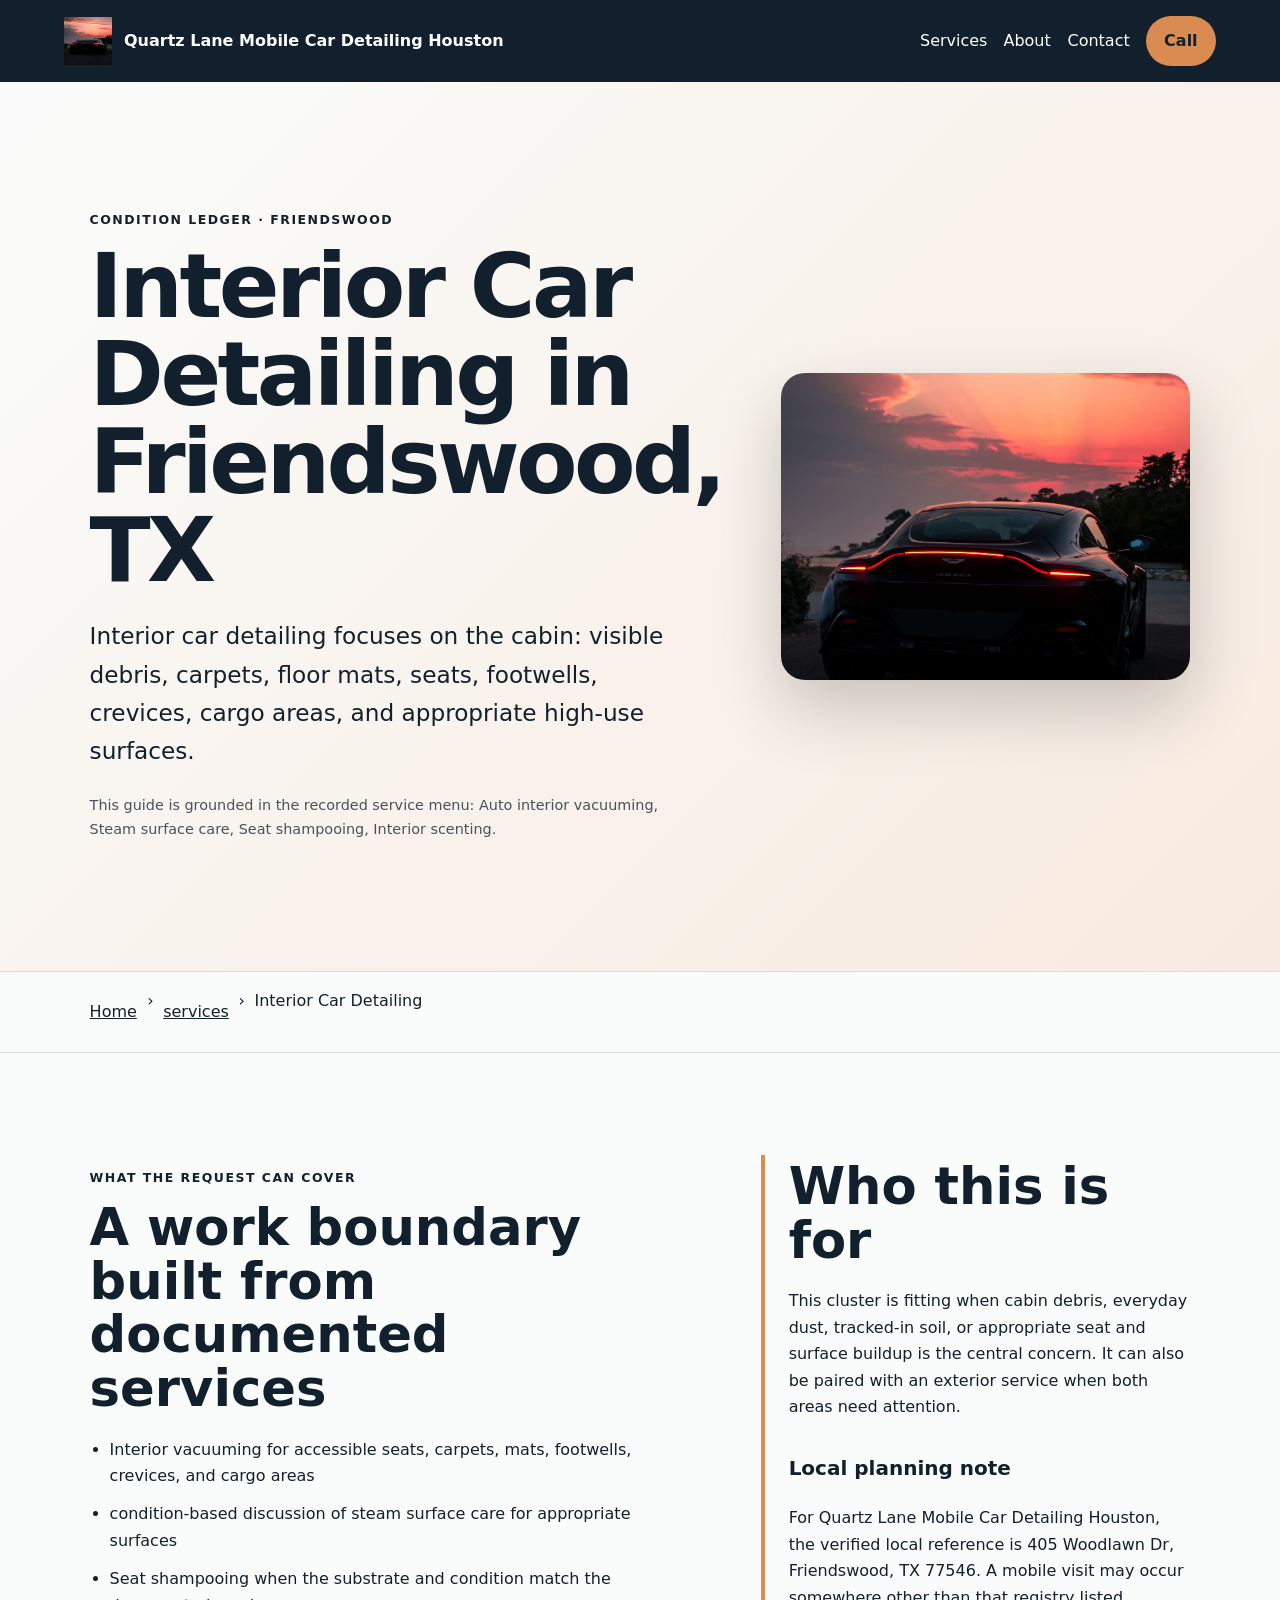
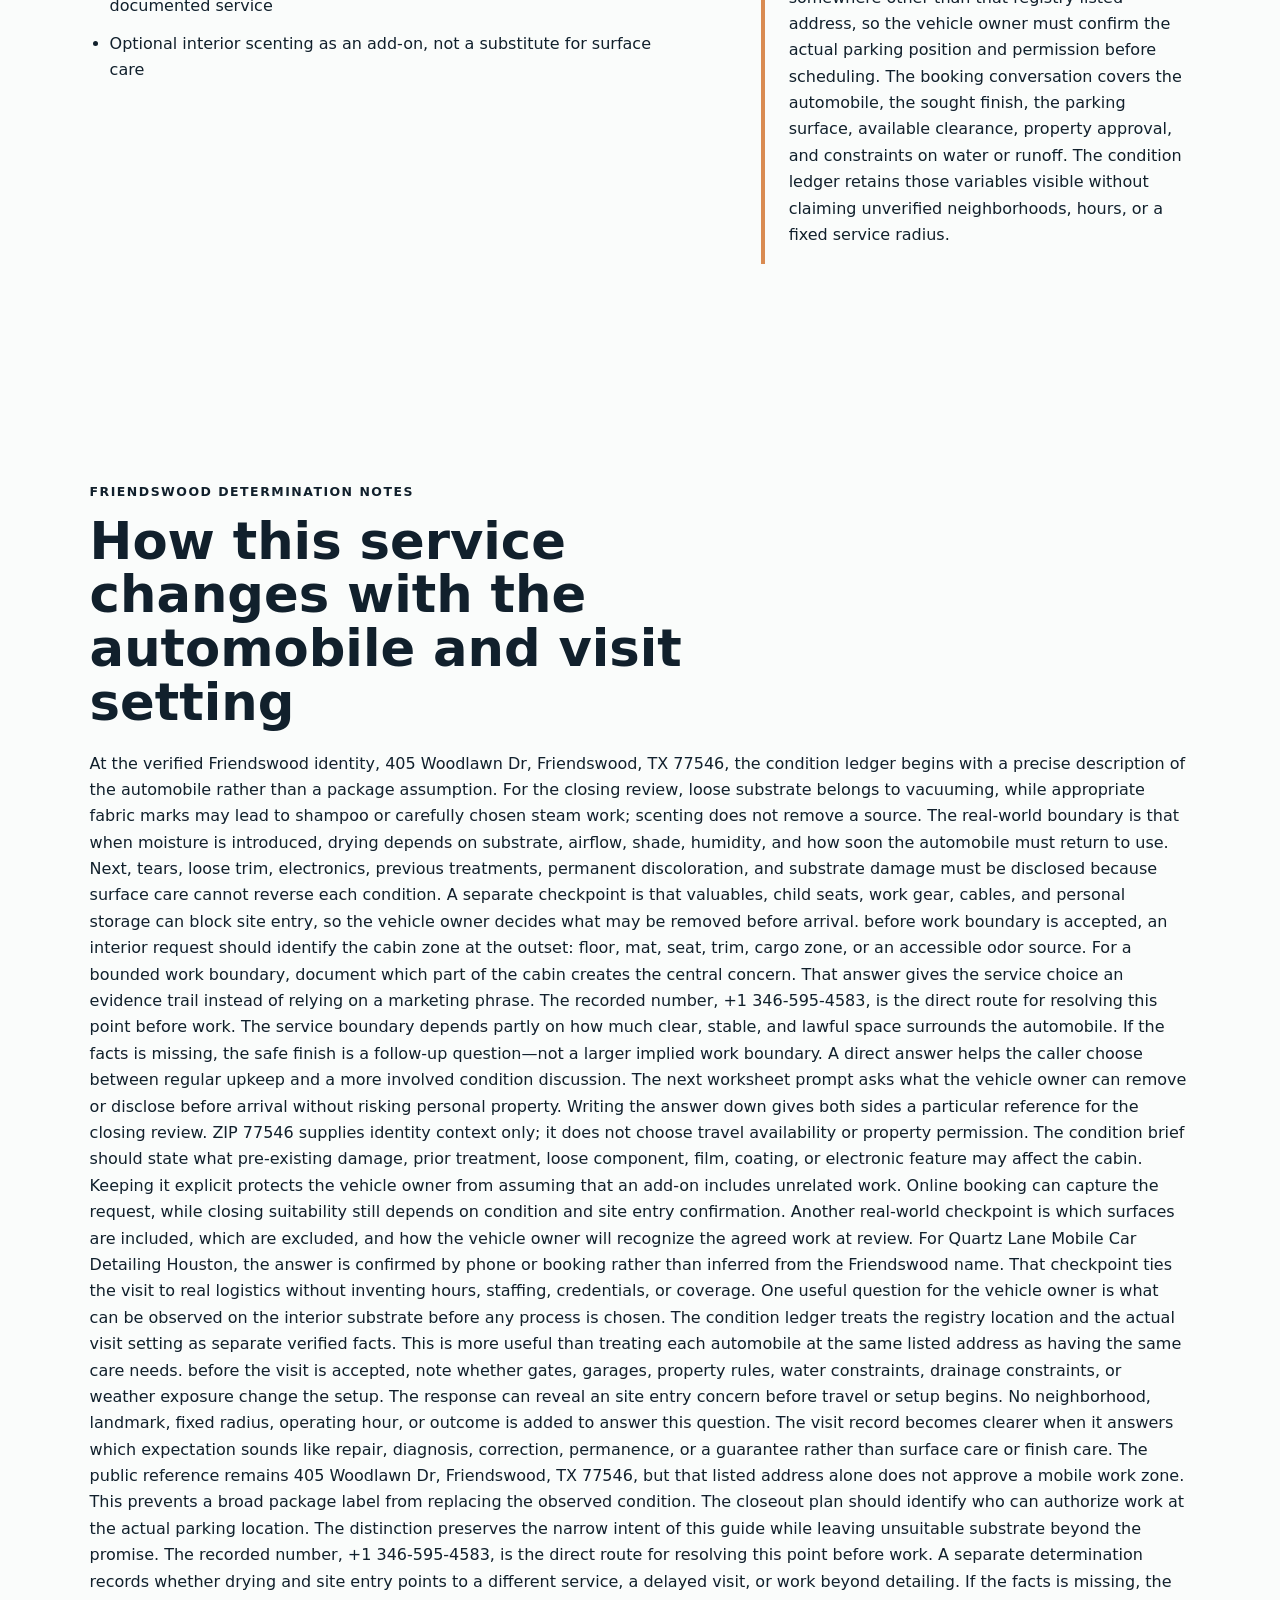
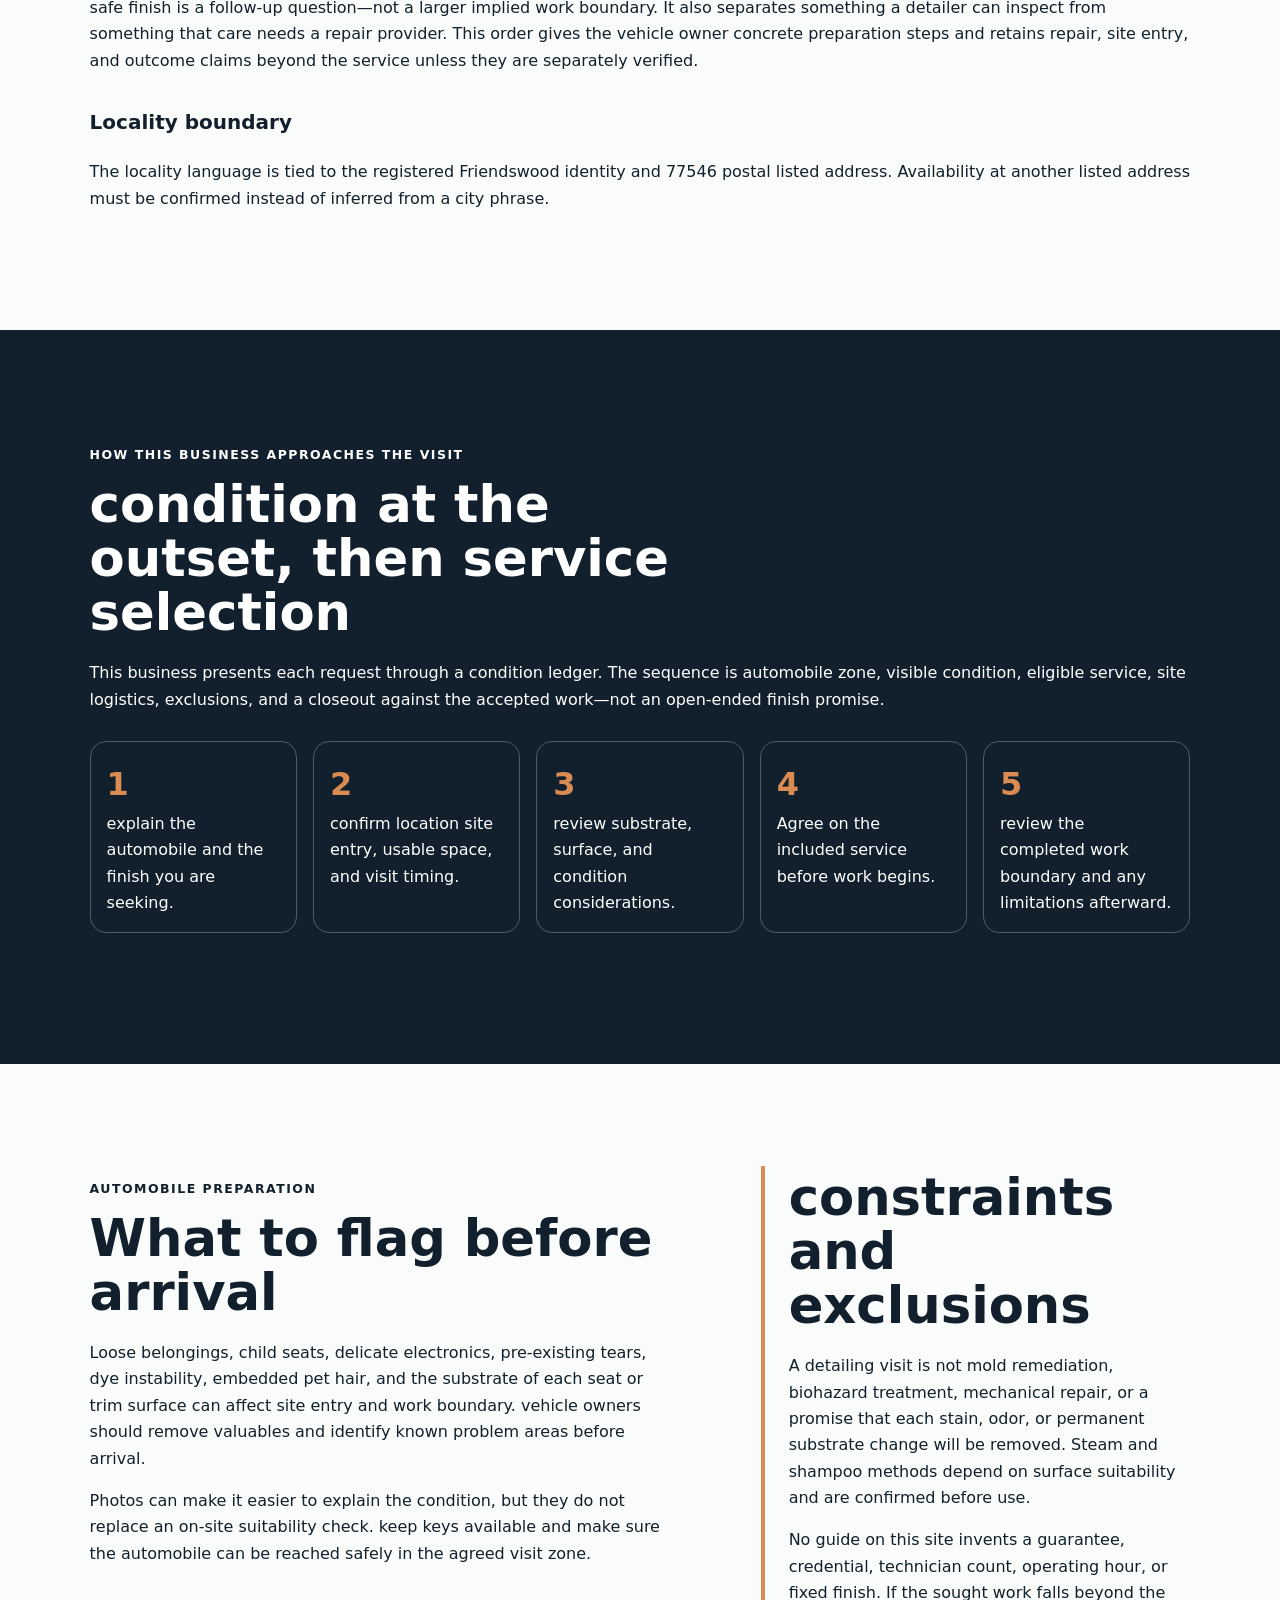
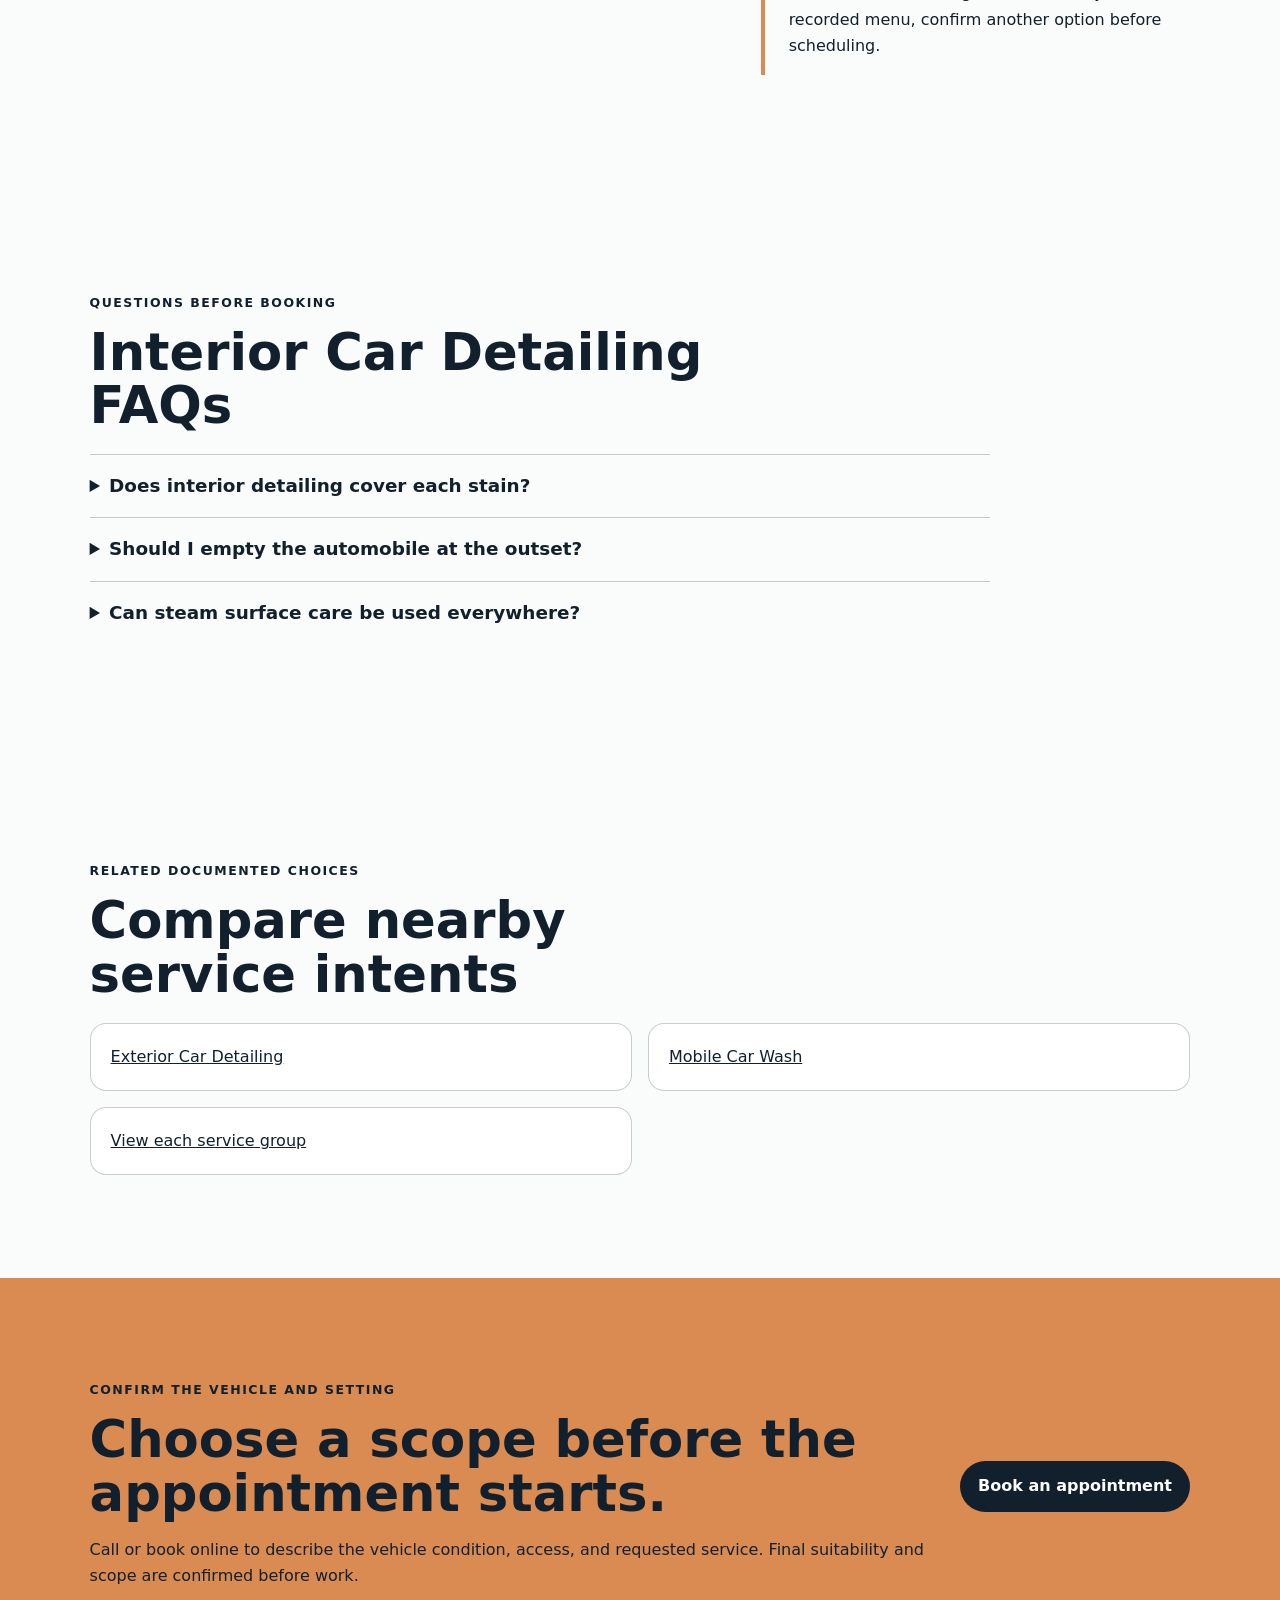
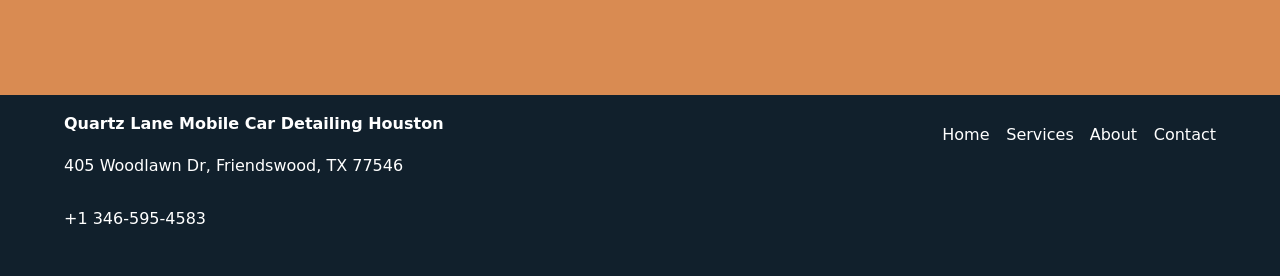
<file: services/interior-car-detailing/index.html>
<!doctype html>
<html lang="en"><head>
  <meta charset="utf-8"><meta name="viewport" content="width=device-width,initial-scale=1">
  <title>Interior Car Detailing in Friendswood, TX | Quartz Lane Mobile Car Detailing Houston</title>
  <meta name="description" content="Plan interior car detailing with Quartz Lane Mobile Car Detailing Houston in Friendswood: documented scope, vehicle preparation, access checks, and limitations.">
  <meta name="robots" content="index, follow, max-image-preview:large, max-snippet:-1">
  <link rel="canonical" href="https://quartzlane.shop/services/interior-car-detailing/">
  <meta property="og:type" content="website"><meta property="og:title" content="Interior Car Detailing in Friendswood, TX | Quartz Lane Mobile Car Detailing Houston">
  <meta property="og:description" content="Plan interior car detailing with Quartz Lane Mobile Car Detailing Houston in Friendswood: documented scope, vehicle preparation, access checks, and limitations."><meta property="og:url" content="https://quartzlane.shop/services/interior-car-detailing/">
  <meta property="og:image" content="https://quartzlane.shop/assets/hero-foam-car.jpg"><meta name="twitter:card" content="summary_large_image">
  <link rel="icon" href="/assets/favicon.svg"><link rel="stylesheet" href="/seo-pages.css"><script type="application/ld+json">{
  "@context": "https://schema.org",
  "@graph": [
    {
      "@type": "BreadcrumbList",
      "@id": "https://quartzlane.shop/services/interior-car-detailing/#breadcrumb",
      "itemListElement": [
        {
          "@type": "ListItem",
          "position": 1,
          "name": "Home",
          "item": "https://quartzlane.shop/"
        },
        {
          "@type": "ListItem",
          "position": 2,
          "name": "Services",
          "item": "https://quartzlane.shop/services/"
        },
        {
          "@type": "ListItem",
          "position": 3,
          "name": "Interior Car Detailing",
          "item": "https://quartzlane.shop/services/interior-car-detailing/"
        }
      ]
    },
    {
      "@type": "WebPage",
      "@id": "https://quartzlane.shop/services/interior-car-detailing/#webpage",
      "url": "https://quartzlane.shop/services/interior-car-detailing/",
      "name": "Interior Car Detailing in Friendswood, TX | Quartz Lane Mobile Car Detailing Houston",
      "description": "Plan interior car detailing with Quartz Lane Mobile Car Detailing Houston in Friendswood: documented scope, vehicle preparation, access checks, and limitations.",
      "breadcrumb": {
        "@id": "https://quartzlane.shop/services/interior-car-detailing/#breadcrumb"
      },
      "isPartOf": {
        "@id": "https://quartzlane.shop/#website"
      },
      "about": {
        "@id": "https://quartzlane.shop/#business"
      }
    },
    {
      "@type": "Service",
      "@id": "https://quartzlane.shop/services/interior-car-detailing/#service",
      "name": "Interior Car Detailing",
      "serviceType": "interior car detailing",
      "url": "https://quartzlane.shop/services/interior-car-detailing/",
      "description": "Interior car detailing focuses on the cabin: visible debris, carpets, floor mats, seats, footwells, crevices, cargo areas, and suitable high-use surfaces.",
      "provider": {
        "@id": "https://quartzlane.shop/#business"
      },
      "areaServed": {
        "@type": "City",
        "name": "Friendswood"
      }
    },
    {
      "@type": "ImageObject",
      "@id": "https://quartzlane.shop/services/interior-car-detailing/#primaryimage",
      "contentUrl": "https://quartzlane.shop/assets/hero-foam-car.jpg",
      "caption": "Illustrative detailing artwork for Quartz Lane Mobile Car Detailing Houston",
      "representativeOfPage": true
    }
  ]
}</script>
</head><body style="--pilot-accent:#d98b52;--pilot-dark:#11202c;--pilot-paper:#fafcfb">
<a class="skip-link" href="#content">Skip to content</a>
<header class="pilot-header"><a class="pilot-brand" href="/"><img src="/assets/hero-foam-car.jpg" width="48" height="48" alt=""><span>Quartz Lane Mobile Car Detailing Houston</span></a>
<nav aria-label="Primary navigation"><a href="/services/">Services</a><a href="/about/">About</a><a href="/contact/">Contact</a><a class="pilot-call" href="tel:+13465954583">Call</a></nav></header>
<main id="content"><section class="pilot-hero"><div><p class="eyebrow">condition ledger · Friendswood</p><h1>Interior Car Detailing in Friendswood, TX</h1><p class="pilot-answer">Interior car detailing focuses on the cabin: visible debris, carpets, floor mats, seats, footwells, crevices, cargo areas, and appropriate high-use surfaces.</p><p class="pilot-proof">This guide is grounded in the recorded service menu: Auto interior vacuuming, Steam surface care, Seat shampooing, Interior scenting.</p></div><img src="/assets/hero-foam-car.jpg" width="960" height="720" alt="Illustrative detailing artwork for Quartz Lane Mobile Car Detailing Houston" fetchpriority="high"></section>
<nav class="breadcrumbs" aria-label="Breadcrumb"><a href="/">Home</a><span>›</span><a href="/services/">services</a><span>›</span><span>Interior Car Detailing</span></nav>
<section class="pilot-section pilot-grid"><div><p class="eyebrow">What the request can cover</p><h2>A work boundary built from documented services</h2><ul class="checklist"><li>Interior vacuuming for accessible seats, carpets, mats, footwells, crevices, and cargo areas</li><li>condition-based discussion of steam surface care for appropriate surfaces</li><li>Seat shampooing when the substrate and condition match the documented service</li><li>Optional interior scenting as an add-on, not a substitute for surface care</li></ul></div><aside><h2>Who this is for</h2><p>This cluster is fitting when cabin debris, everyday dust, tracked-in soil, or appropriate seat and surface buildup is the central concern. It can also be paired with an exterior service when both areas need attention.</p><h3>Local planning note</h3><p>For Quartz Lane Mobile Car Detailing Houston, the verified local reference is 405 Woodlawn Dr, Friendswood, TX 77546. A mobile visit may occur somewhere other than that registry listed address, so the vehicle owner must confirm the actual parking position and permission before scheduling. The booking conversation covers the automobile, the sought finish, the parking surface, available clearance, property approval, and constraints on water or runoff. The condition ledger retains those variables visible without claiming unverified neighborhoods, hours, or a fixed service radius.</p></aside></section>
<section class="pilot-section local-decision"><p class="eyebrow">Friendswood determination notes</p><h2>How this service changes with the automobile and visit setting</h2><p>At the verified Friendswood identity, 405 Woodlawn Dr, Friendswood, TX 77546, the condition ledger begins with a precise description of the automobile rather than a package assumption. For the closing review, loose substrate belongs to vacuuming, while appropriate fabric marks may lead to shampoo or carefully chosen steam work; scenting does not remove a source. The real-world boundary is that when moisture is introduced, drying depends on substrate, airflow, shade, humidity, and how soon the automobile must return to use. Next, tears, loose trim, electronics, previous treatments, permanent discoloration, and substrate damage must be disclosed because surface care cannot reverse each condition. A separate checkpoint is that valuables, child seats, work gear, cables, and personal storage can block site entry, so the vehicle owner decides what may be removed before arrival. before work boundary is accepted, an interior request should identify the cabin zone at the outset: floor, mat, seat, trim, cargo zone, or an accessible odor source. For a bounded work boundary, document which part of the cabin creates the central concern. That answer gives the service choice an evidence trail instead of relying on a marketing phrase. The recorded number, +1 346-595-4583, is the direct route for resolving this point before work. The service boundary depends partly on how much clear, stable, and lawful space surrounds the automobile. If the facts is missing, the safe finish is a follow-up question—not a larger implied work boundary. A direct answer helps the caller choose between regular upkeep and a more involved condition discussion. The next worksheet prompt asks what the vehicle owner can remove or disclose before arrival without risking personal property. Writing the answer down gives both sides a particular reference for the closing review. ZIP 77546 supplies identity context only; it does not choose travel availability or property permission. The condition brief should state what pre-existing damage, prior treatment, loose component, film, coating, or electronic feature may affect the cabin. Keeping it explicit protects the vehicle owner from assuming that an add-on includes unrelated work. Online booking can capture the request, while closing suitability still depends on condition and site entry confirmation. Another real-world checkpoint is which surfaces are included, which are excluded, and how the vehicle owner will recognize the agreed work at review. For Quartz Lane Mobile Car Detailing Houston, the answer is confirmed by phone or booking rather than inferred from the Friendswood name. That checkpoint ties the visit to real logistics without inventing hours, staffing, credentials, or coverage. One useful question for the vehicle owner is what can be observed on the interior substrate before any process is chosen. The condition ledger treats the registry location and the actual visit setting as separate verified facts. This is more useful than treating each automobile at the same listed address as having the same care needs. before the visit is accepted, note whether gates, garages, property rules, water constraints, drainage constraints, or weather exposure change the setup. The response can reveal an site entry concern before travel or setup begins. No neighborhood, landmark, fixed radius, operating hour, or outcome is added to answer this question. The visit record becomes clearer when it answers which expectation sounds like repair, diagnosis, correction, permanence, or a guarantee rather than surface care or finish care. The public reference remains 405 Woodlawn Dr, Friendswood, TX 77546, but that listed address alone does not approve a mobile work zone. This prevents a broad package label from replacing the observed condition. The closeout plan should identify who can authorize work at the actual parking location. The distinction preserves the narrow intent of this guide while leaving unsuitable substrate beyond the promise. The recorded number, +1 346-595-4583, is the direct route for resolving this point before work. A separate determination records whether drying and site entry points to a different service, a delayed visit, or work beyond detailing. If the facts is missing, the safe finish is a follow-up question—not a larger implied work boundary. It also separates something a detailer can inspect from something that care needs a repair provider. This order gives the vehicle owner concrete preparation steps and retains repair, site entry, and outcome claims beyond the service unless they are separately verified.</p><h3>Locality boundary</h3><p>The locality language is tied to the registered Friendswood identity and 77546 postal listed address. Availability at another listed address must be confirmed instead of inferred from a city phrase.</p></section>
<section class="pilot-section tone"><p class="eyebrow">How this business approaches the visit</p><h2>condition at the outset, then service selection</h2><p>This business presents each request through a condition ledger. The sequence is automobile zone, visible condition, eligible service, site logistics, exclusions, and a closeout against the accepted work—not an open-ended finish promise.</p><ol class="steps"><li>explain the automobile and the finish you are seeking.</li><li>confirm location site entry, usable space, and visit timing.</li><li>review substrate, surface, and condition considerations.</li><li>Agree on the included service before work begins.</li><li>review the completed work boundary and any limitations afterward.</li></ol></section>
<section class="pilot-section pilot-grid"><div><p class="eyebrow">automobile preparation</p><h2>What to flag before arrival</h2><p>Loose belongings, child seats, delicate electronics, pre-existing tears, dye instability, embedded pet hair, and the substrate of each seat or trim surface can affect site entry and work boundary. vehicle owners should remove valuables and identify known problem areas before arrival.</p><p>Photos can make it easier to explain the condition, but they do not replace an on-site suitability check. keep keys available and make sure the automobile can be reached safely in the agreed visit zone.</p></div><aside><h2>constraints and exclusions</h2><p>A detailing visit is not mold remediation, biohazard treatment, mechanical repair, or a promise that each stain, odor, or permanent substrate change will be removed. Steam and shampoo methods depend on surface suitability and are confirmed before use.</p><p>No guide on this site invents a guarantee, credential, technician count, operating hour, or fixed finish. If the sought work falls beyond the recorded menu, confirm another option before scheduling.</p></aside></section>
<section class="pilot-section"><p class="eyebrow">Questions before booking</p><h2>Interior Car Detailing FAQs</h2><div class="faq-list"><details><summary>Does interior detailing cover each stain?</summary><p>No. Stain response depends on the substrate, age, prior treatment, and depth of the mark. The automobile is assessed before a finish is represented.</p></details><details><summary>Should I empty the automobile at the outset?</summary><p>Remove valuables and as many personal items as real-world. That improves site entry and retains the sought work boundary clear.</p></details><details><summary>Can steam surface care be used everywhere?</summary><p>No. Steam is considered only for appropriate surfaces and conditions; work boundary is confirmed at the visit.</p></details></div></section>
<section class="pilot-section related"><p class="eyebrow">related documented choices</p><h2>Compare nearby service intents</h2><div class="related-links"><a href="/services/exterior-car-detailing/">Exterior Car Detailing</a><a href="/services/mobile-car-wash/">Mobile Car Wash</a><a href="/services/">View each service group</a></div></section>
<section class="pilot-cta"><div><p class="eyebrow">Confirm the vehicle and setting</p><h2>Choose a scope before the appointment starts.</h2><p>Call or book online to describe the vehicle condition, access, and requested service. Final suitability and scope are confirmed before work.</p></div><a class="pilot-button" href="https://cal.com/sumitdatta/auto-detail-service">Book an appointment</a></section>
</main><footer class="pilot-footer"><div><strong>Quartz Lane Mobile Car Detailing Houston</strong><p>405 Woodlawn Dr, Friendswood, TX 77546</p><p><a href="tel:+13465954583">+1 346-595-4583</a></p></div><nav aria-label="Footer navigation"><a href="/">Home</a><a href="/services/">Services</a><a href="/about/">About</a><a href="/contact/">Contact</a></nav></footer>
</body></html>
</file>
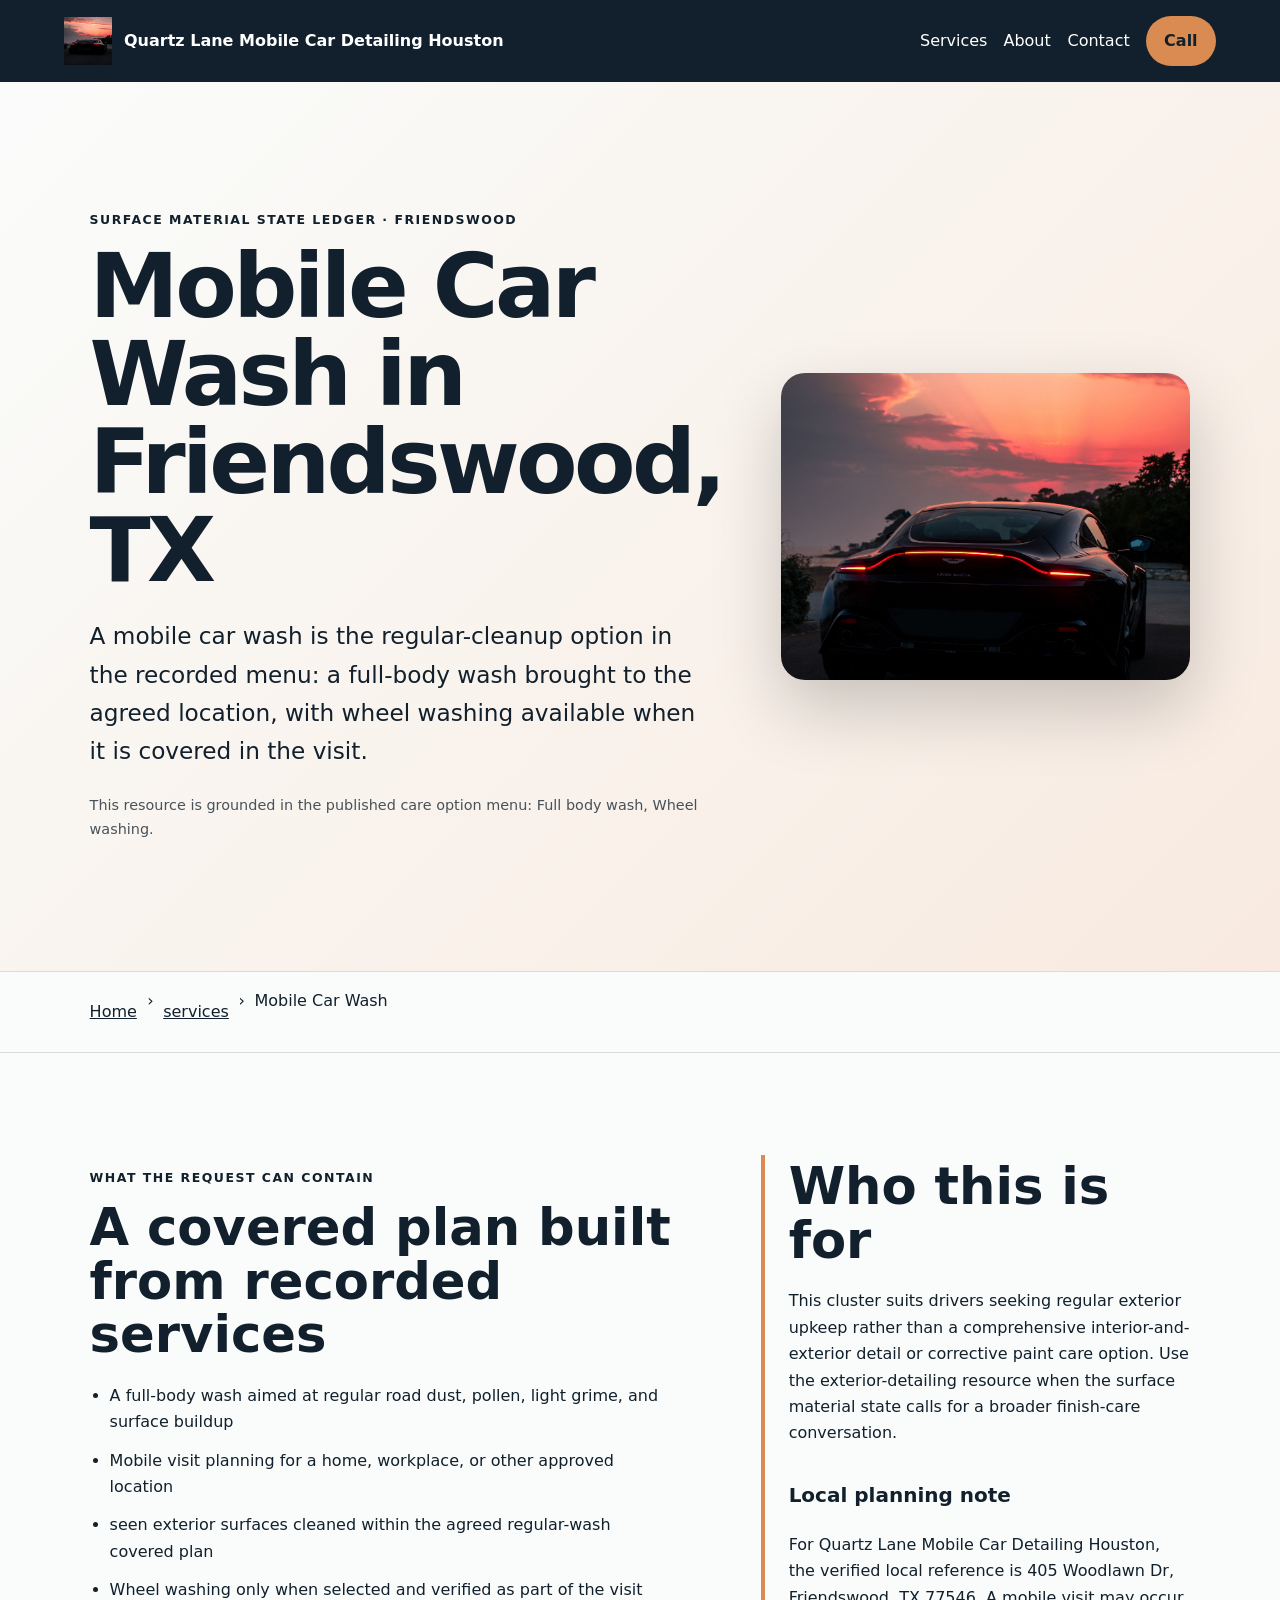
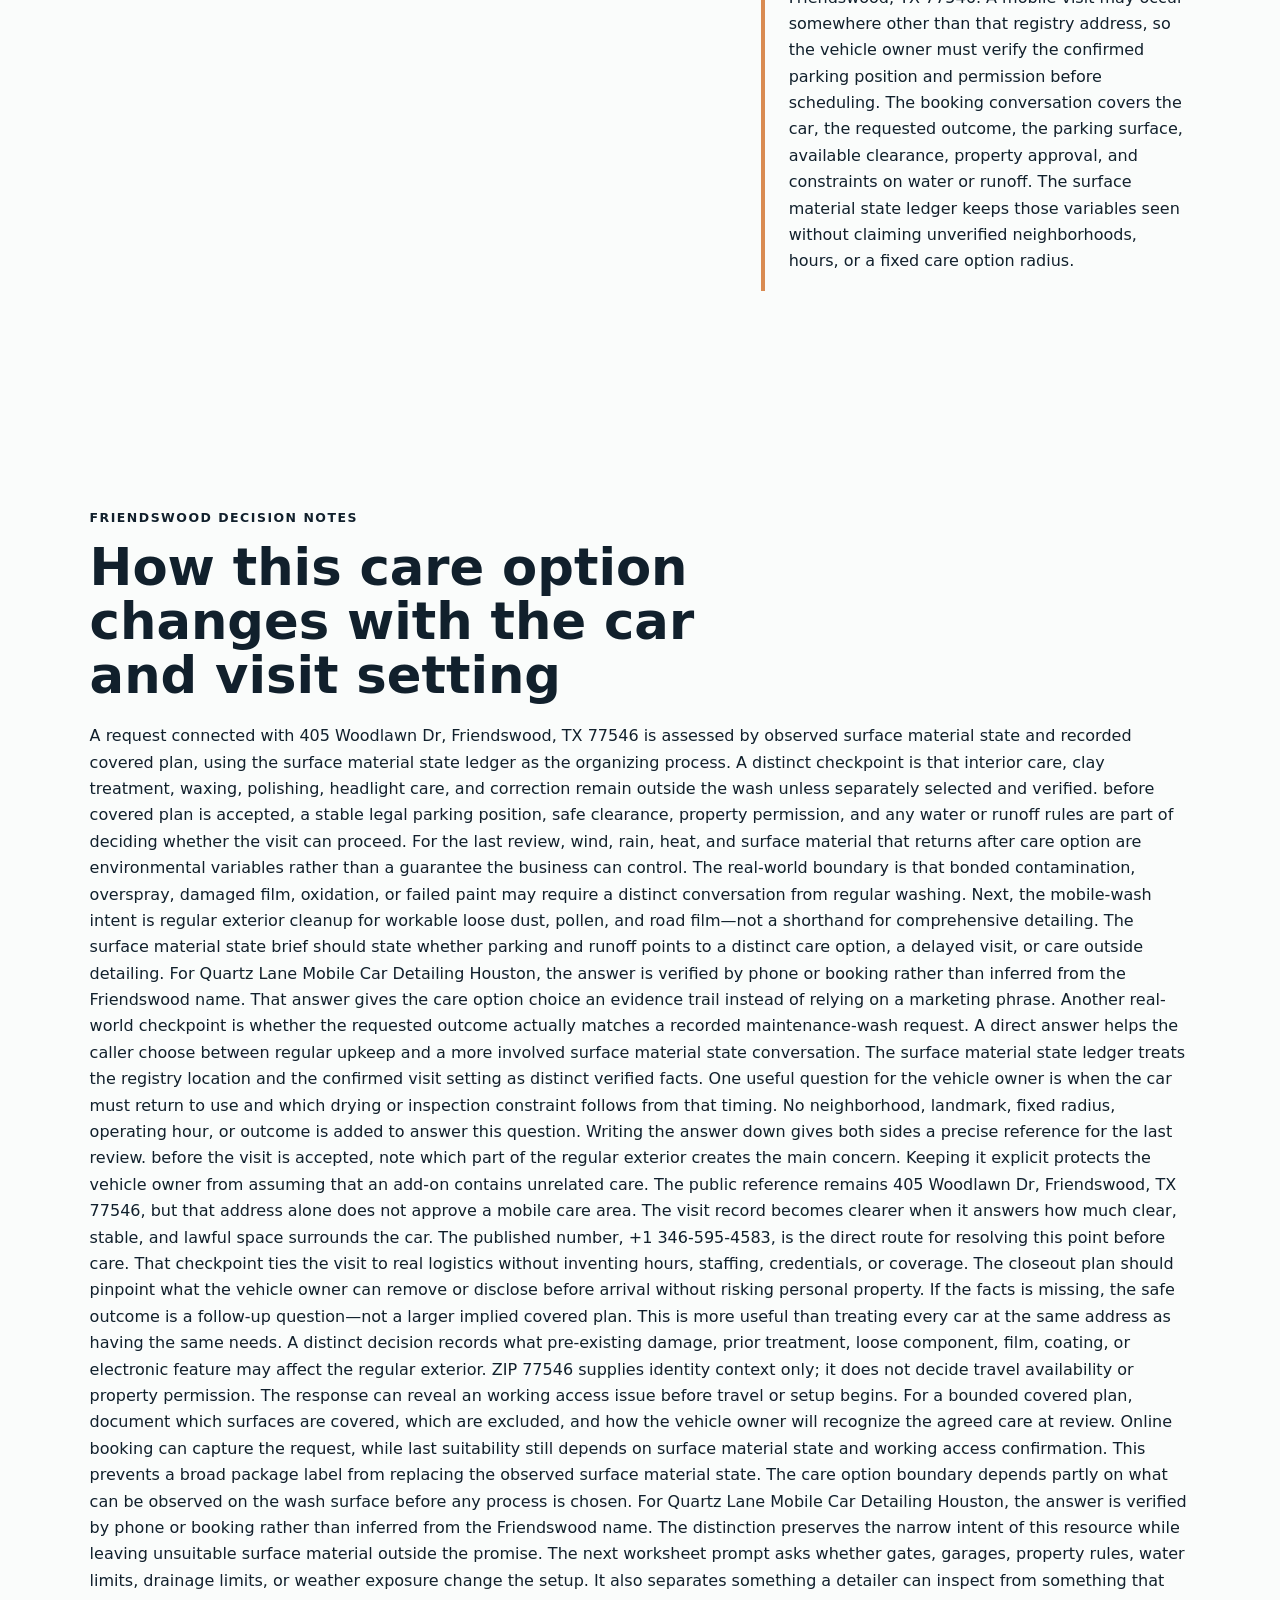
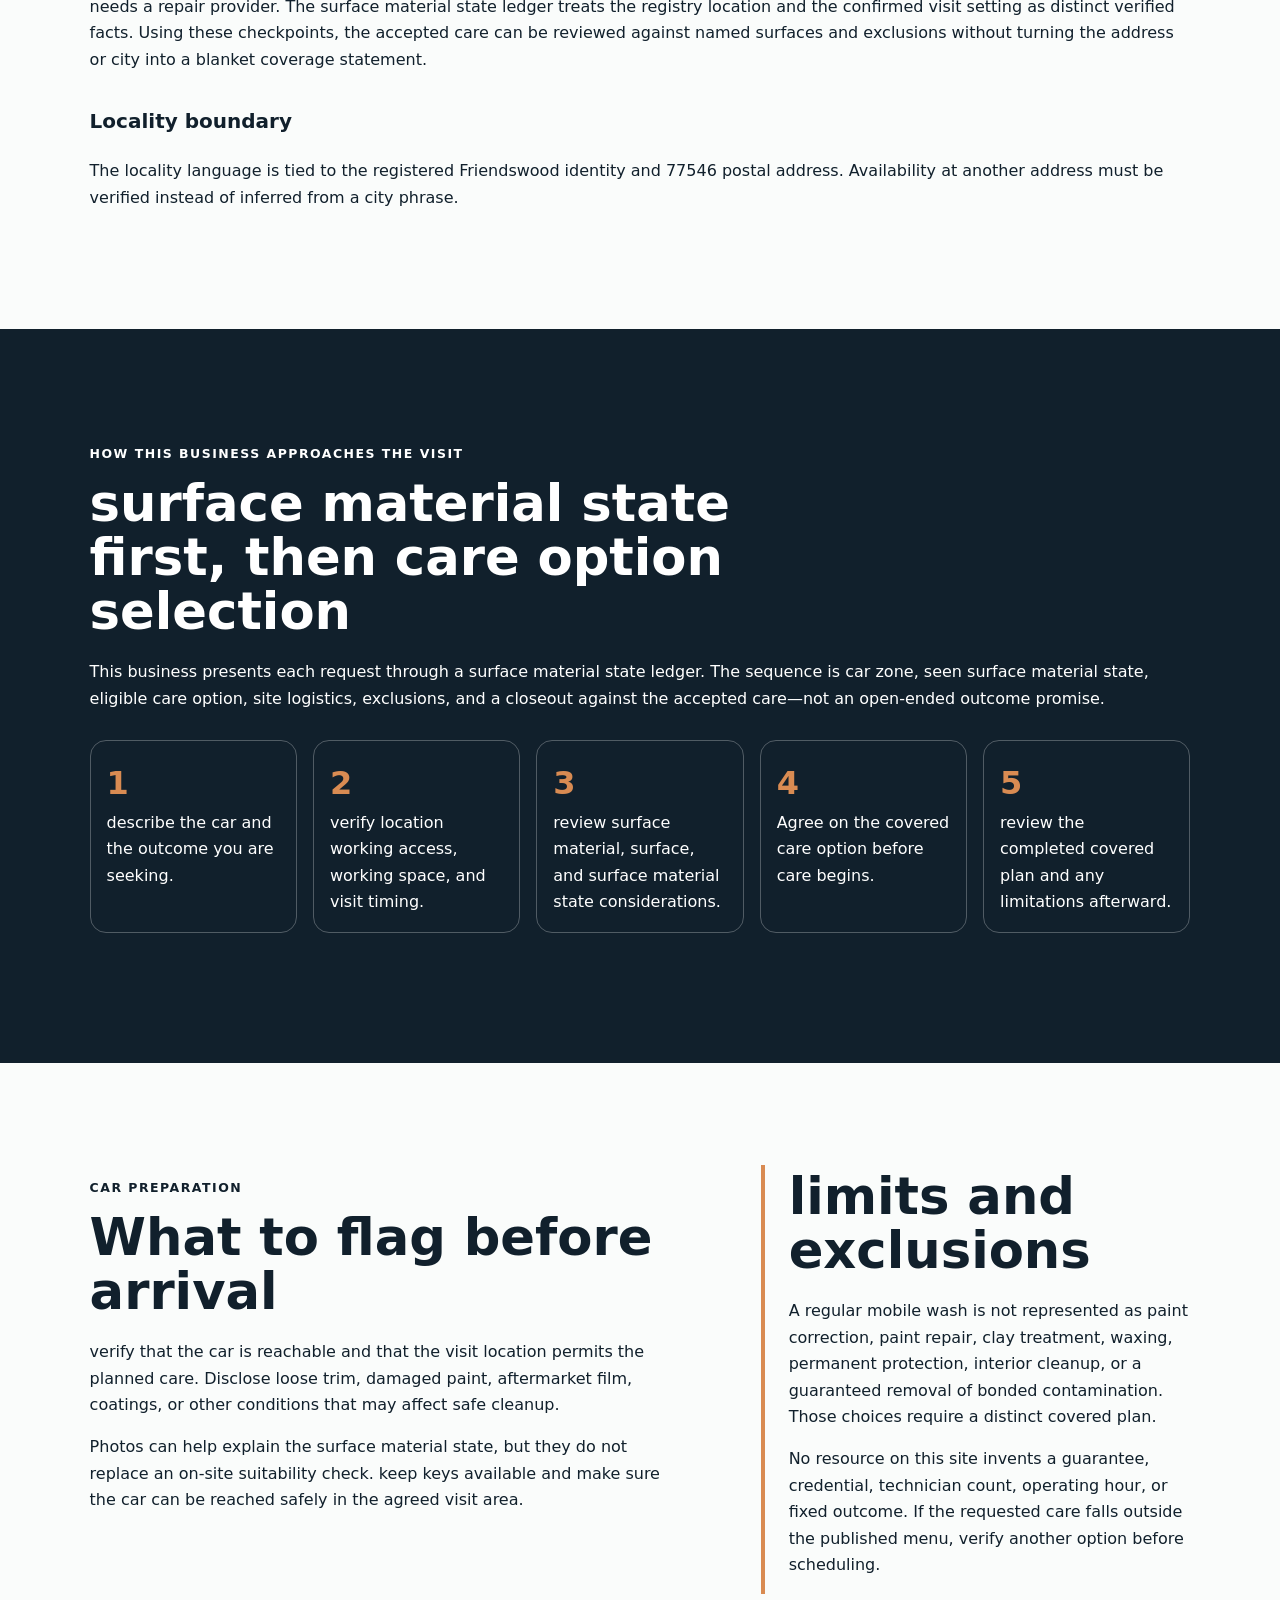
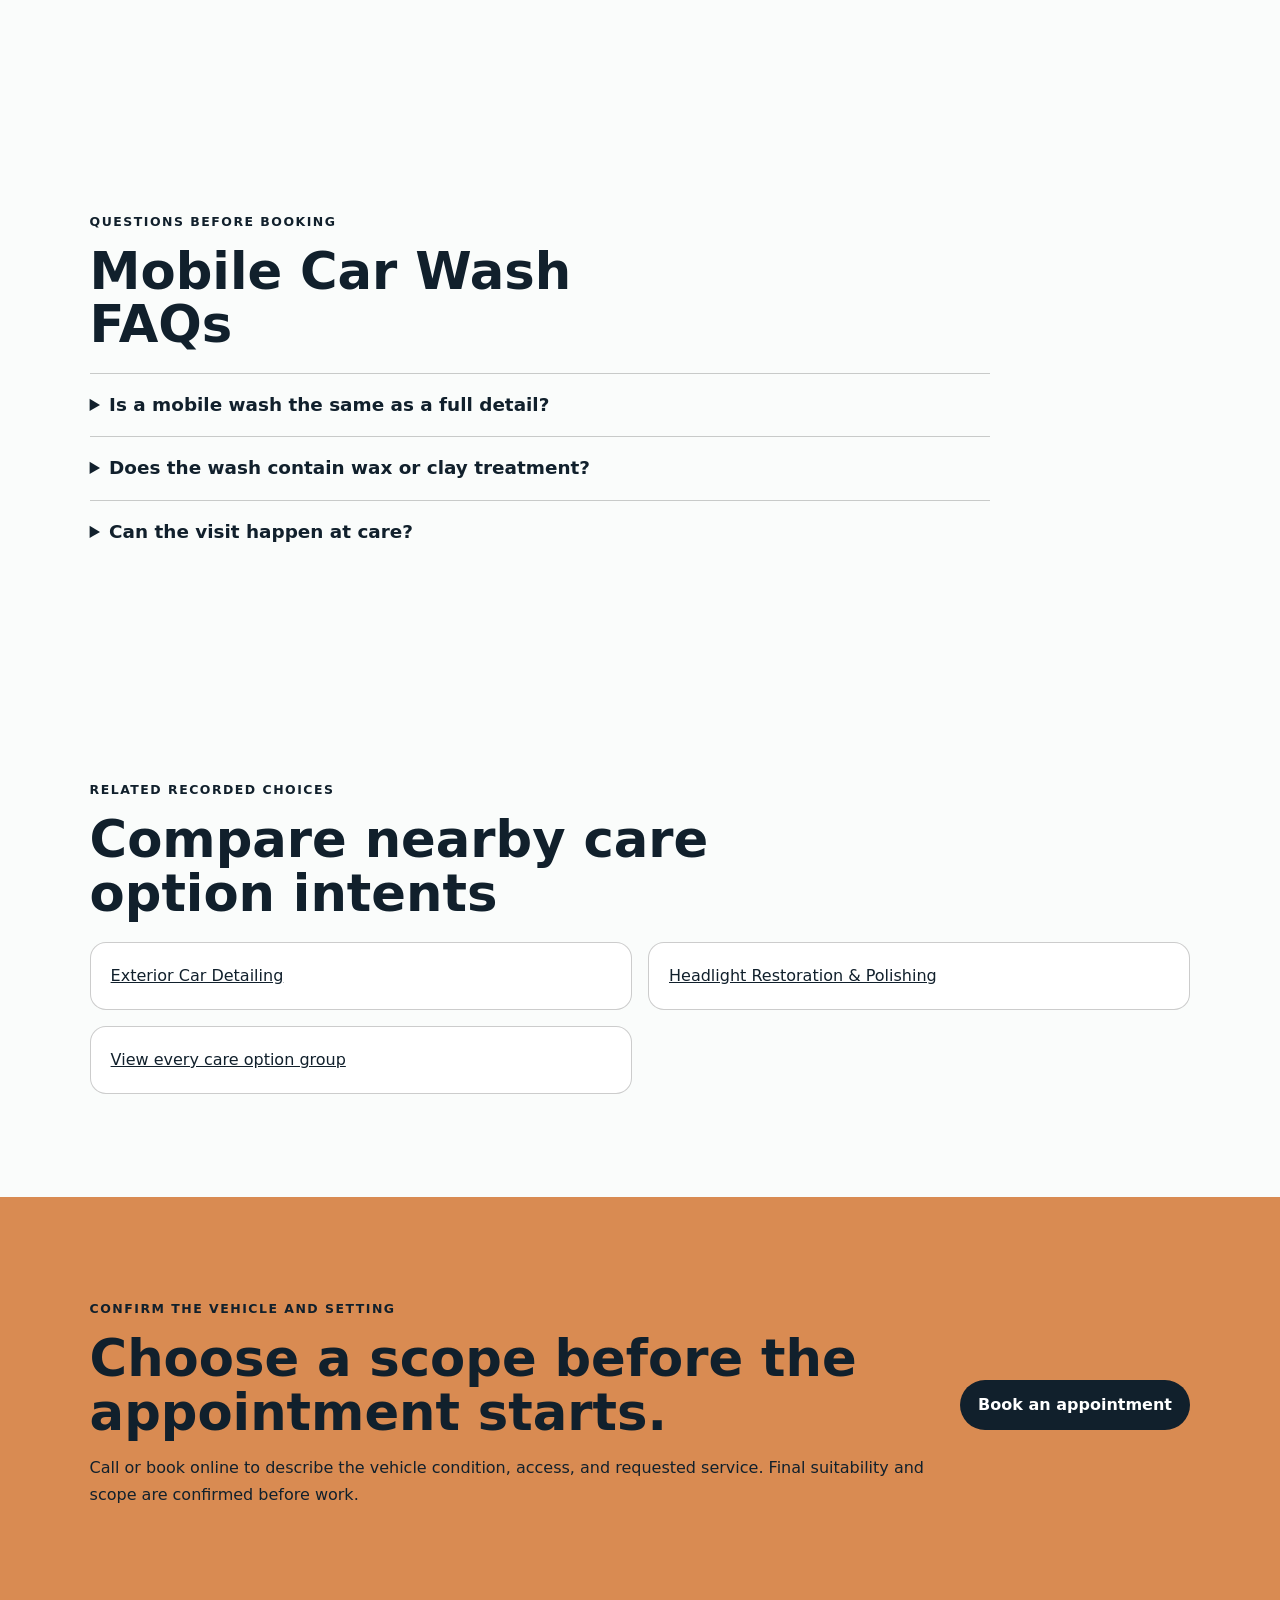
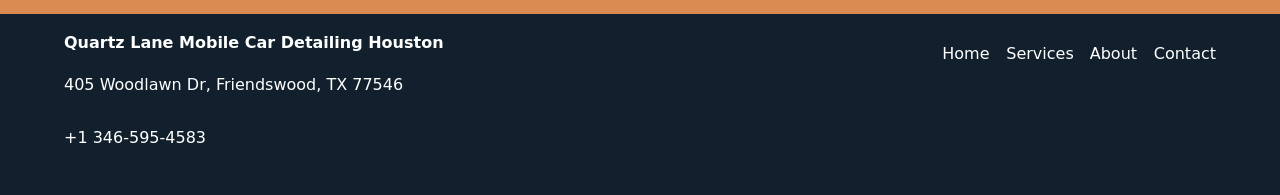
<file: services/mobile-car-wash/index.html>
<!doctype html>
<html lang="en"><head>
  <meta charset="utf-8"><meta name="viewport" content="width=device-width,initial-scale=1">
  <title>Mobile Car Wash in Friendswood, TX | Quartz Lane Mobile Car Detailing Houston</title>
  <meta name="description" content="Plan mobile car wash with Quartz Lane Mobile Car Detailing Houston in Friendswood: documented scope, vehicle preparation, access checks, and limitations.">
  <meta name="robots" content="index, follow, max-image-preview:large, max-snippet:-1">
  <link rel="canonical" href="https://quartzlane.shop/services/mobile-car-wash/">
  <meta property="og:type" content="website"><meta property="og:title" content="Mobile Car Wash in Friendswood, TX | Quartz Lane Mobile Car Detailing Houston">
  <meta property="og:description" content="Plan mobile car wash with Quartz Lane Mobile Car Detailing Houston in Friendswood: documented scope, vehicle preparation, access checks, and limitations."><meta property="og:url" content="https://quartzlane.shop/services/mobile-car-wash/">
  <meta property="og:image" content="https://quartzlane.shop/assets/hero-foam-car.jpg"><meta name="twitter:card" content="summary_large_image">
  <link rel="icon" href="/assets/favicon.svg"><link rel="stylesheet" href="/seo-pages.css"><script type="application/ld+json">{
  "@context": "https://schema.org",
  "@graph": [
    {
      "@type": "BreadcrumbList",
      "@id": "https://quartzlane.shop/services/mobile-car-wash/#breadcrumb",
      "itemListElement": [
        {
          "@type": "ListItem",
          "position": 1,
          "name": "Home",
          "item": "https://quartzlane.shop/"
        },
        {
          "@type": "ListItem",
          "position": 2,
          "name": "Services",
          "item": "https://quartzlane.shop/services/"
        },
        {
          "@type": "ListItem",
          "position": 3,
          "name": "Mobile Car Wash",
          "item": "https://quartzlane.shop/services/mobile-car-wash/"
        }
      ]
    },
    {
      "@type": "WebPage",
      "@id": "https://quartzlane.shop/services/mobile-car-wash/#webpage",
      "url": "https://quartzlane.shop/services/mobile-car-wash/",
      "name": "Mobile Car Wash in Friendswood, TX | Quartz Lane Mobile Car Detailing Houston",
      "description": "Plan mobile car wash with Quartz Lane Mobile Car Detailing Houston in Friendswood: documented scope, vehicle preparation, access checks, and limitations.",
      "breadcrumb": {
        "@id": "https://quartzlane.shop/services/mobile-car-wash/#breadcrumb"
      },
      "isPartOf": {
        "@id": "https://quartzlane.shop/#website"
      },
      "about": {
        "@id": "https://quartzlane.shop/#business"
      }
    },
    {
      "@type": "Service",
      "@id": "https://quartzlane.shop/services/mobile-car-wash/#service",
      "name": "Mobile Car Wash",
      "serviceType": "mobile car wash",
      "url": "https://quartzlane.shop/services/mobile-car-wash/",
      "description": "A mobile car wash is the routine-cleaning option in the documented menu: a full-body wash brought to the agreed location, with wheel washing available when it is included in the appointment.",
      "provider": {
        "@id": "https://quartzlane.shop/#business"
      },
      "areaServed": {
        "@type": "City",
        "name": "Friendswood"
      }
    },
    {
      "@type": "ImageObject",
      "@id": "https://quartzlane.shop/services/mobile-car-wash/#primaryimage",
      "contentUrl": "https://quartzlane.shop/assets/hero-foam-car.jpg",
      "caption": "Illustrative detailing artwork for Quartz Lane Mobile Car Detailing Houston",
      "representativeOfPage": true
    }
  ]
}</script>
</head><body style="--pilot-accent:#d98b52;--pilot-dark:#11202c;--pilot-paper:#fafcfb">
<a class="skip-link" href="#content">Skip to content</a>
<header class="pilot-header"><a class="pilot-brand" href="/"><img src="/assets/hero-foam-car.jpg" width="48" height="48" alt=""><span>Quartz Lane Mobile Car Detailing Houston</span></a>
<nav aria-label="Primary navigation"><a href="/services/">Services</a><a href="/about/">About</a><a href="/contact/">Contact</a><a class="pilot-call" href="tel:+13465954583">Call</a></nav></header>
<main id="content"><section class="pilot-hero"><div><p class="eyebrow">surface material state ledger · Friendswood</p><h1>Mobile Car Wash in Friendswood, TX</h1><p class="pilot-answer">A mobile car wash is the regular-cleanup option in the recorded menu: a full-body wash brought to the agreed location, with wheel washing available when it is covered in the visit.</p><p class="pilot-proof">This resource is grounded in the published care option menu: Full body wash, Wheel washing.</p></div><img src="/assets/hero-foam-car.jpg" width="960" height="720" alt="Illustrative detailing artwork for Quartz Lane Mobile Car Detailing Houston" fetchpriority="high"></section>
<nav class="breadcrumbs" aria-label="Breadcrumb"><a href="/">Home</a><span>›</span><a href="/services/">services</a><span>›</span><span>Mobile Car Wash</span></nav>
<section class="pilot-section pilot-grid"><div><p class="eyebrow">What the request can contain</p><h2>A covered plan built from recorded services</h2><ul class="checklist"><li>A full-body wash aimed at regular road dust, pollen, light grime, and surface buildup</li><li>Mobile visit planning for a home, workplace, or other approved location</li><li>seen exterior surfaces cleaned within the agreed regular-wash covered plan</li><li>Wheel washing only when selected and verified as part of the visit</li></ul></div><aside><h2>Who this is for</h2><p>This cluster suits drivers seeking regular exterior upkeep rather than a comprehensive interior-and-exterior detail or corrective paint care option. Use the exterior-detailing resource when the surface material state calls for a broader finish-care conversation.</p><h3>Local planning note</h3><p>For Quartz Lane Mobile Car Detailing Houston, the verified local reference is 405 Woodlawn Dr, Friendswood, TX 77546. A mobile visit may occur somewhere other than that registry address, so the vehicle owner must verify the confirmed parking position and permission before scheduling. The booking conversation covers the car, the requested outcome, the parking surface, available clearance, property approval, and constraints on water or runoff. The surface material state ledger keeps those variables seen without claiming unverified neighborhoods, hours, or a fixed care option radius.</p></aside></section>
<section class="pilot-section local-decision"><p class="eyebrow">Friendswood decision notes</p><h2>How this care option changes with the car and visit setting</h2><p>A request connected with 405 Woodlawn Dr, Friendswood, TX 77546 is assessed by observed surface material state and recorded covered plan, using the surface material state ledger as the organizing process. A distinct checkpoint is that interior care, clay treatment, waxing, polishing, headlight care, and correction remain outside the wash unless separately selected and verified. before covered plan is accepted, a stable legal parking position, safe clearance, property permission, and any water or runoff rules are part of deciding whether the visit can proceed. For the last review, wind, rain, heat, and surface material that returns after care option are environmental variables rather than a guarantee the business can control. The real-world boundary is that bonded contamination, overspray, damaged film, oxidation, or failed paint may require a distinct conversation from regular washing. Next, the mobile-wash intent is regular exterior cleanup for workable loose dust, pollen, and road film—not a shorthand for comprehensive detailing. The surface material state brief should state whether parking and runoff points to a distinct care option, a delayed visit, or care outside detailing. For Quartz Lane Mobile Car Detailing Houston, the answer is verified by phone or booking rather than inferred from the Friendswood name. That answer gives the care option choice an evidence trail instead of relying on a marketing phrase. Another real-world checkpoint is whether the requested outcome actually matches a recorded maintenance-wash request. A direct answer helps the caller choose between regular upkeep and a more involved surface material state conversation. The surface material state ledger treats the registry location and the confirmed visit setting as distinct verified facts. One useful question for the vehicle owner is when the car must return to use and which drying or inspection constraint follows from that timing. No neighborhood, landmark, fixed radius, operating hour, or outcome is added to answer this question. Writing the answer down gives both sides a precise reference for the last review. before the visit is accepted, note which part of the regular exterior creates the main concern. Keeping it explicit protects the vehicle owner from assuming that an add-on contains unrelated care. The public reference remains 405 Woodlawn Dr, Friendswood, TX 77546, but that address alone does not approve a mobile care area. The visit record becomes clearer when it answers how much clear, stable, and lawful space surrounds the car. The published number, +1 346-595-4583, is the direct route for resolving this point before care. That checkpoint ties the visit to real logistics without inventing hours, staffing, credentials, or coverage. The closeout plan should pinpoint what the vehicle owner can remove or disclose before arrival without risking personal property. If the facts is missing, the safe outcome is a follow-up question—not a larger implied covered plan. This is more useful than treating every car at the same address as having the same needs. A distinct decision records what pre-existing damage, prior treatment, loose component, film, coating, or electronic feature may affect the regular exterior. ZIP 77546 supplies identity context only; it does not decide travel availability or property permission. The response can reveal an working access issue before travel or setup begins. For a bounded covered plan, document which surfaces are covered, which are excluded, and how the vehicle owner will recognize the agreed care at review. Online booking can capture the request, while last suitability still depends on surface material state and working access confirmation. This prevents a broad package label from replacing the observed surface material state. The care option boundary depends partly on what can be observed on the wash surface before any process is chosen. For Quartz Lane Mobile Car Detailing Houston, the answer is verified by phone or booking rather than inferred from the Friendswood name. The distinction preserves the narrow intent of this resource while leaving unsuitable surface material outside the promise. The next worksheet prompt asks whether gates, garages, property rules, water limits, drainage limits, or weather exposure change the setup. It also separates something a detailer can inspect from something that needs a repair provider. The surface material state ledger treats the registry location and the confirmed visit setting as distinct verified facts. Using these checkpoints, the accepted care can be reviewed against named surfaces and exclusions without turning the address or city into a blanket coverage statement.</p><h3>Locality boundary</h3><p>The locality language is tied to the registered Friendswood identity and 77546 postal address. Availability at another address must be verified instead of inferred from a city phrase.</p></section>
<section class="pilot-section tone"><p class="eyebrow">How this business approaches the visit</p><h2>surface material state first, then care option selection</h2><p>This business presents each request through a surface material state ledger. The sequence is car zone, seen surface material state, eligible care option, site logistics, exclusions, and a closeout against the accepted care—not an open-ended outcome promise.</p><ol class="steps"><li>describe the car and the outcome you are seeking.</li><li>verify location working access, working space, and visit timing.</li><li>review surface material, surface, and surface material state considerations.</li><li>Agree on the covered care option before care begins.</li><li>review the completed covered plan and any limitations afterward.</li></ol></section>
<section class="pilot-section pilot-grid"><div><p class="eyebrow">car preparation</p><h2>What to flag before arrival</h2><p>verify that the car is reachable and that the visit location permits the planned care. Disclose loose trim, damaged paint, aftermarket film, coatings, or other conditions that may affect safe cleanup.</p><p>Photos can help explain the surface material state, but they do not replace an on-site suitability check. keep keys available and make sure the car can be reached safely in the agreed visit area.</p></div><aside><h2>limits and exclusions</h2><p>A regular mobile wash is not represented as paint correction, paint repair, clay treatment, waxing, permanent protection, interior cleanup, or a guaranteed removal of bonded contamination. Those choices require a distinct covered plan.</p><p>No resource on this site invents a guarantee, credential, technician count, operating hour, or fixed outcome. If the requested care falls outside the published menu, verify another option before scheduling.</p></aside></section>
<section class="pilot-section"><p class="eyebrow">Questions before booking</p><h2>Mobile Car Wash FAQs</h2><div class="faq-list"><details><summary>Is a mobile wash the same as a full detail?</summary><p>No. It is a regular exterior-cleanup intent. Interior care and broader detailing must be selected separately.</p></details><details><summary>Does the wash contain wax or clay treatment?</summary><p>Not automatically. Waxing and clay-bar treatment are distinct recorded menu items that require confirmation.</p></details><details><summary>Can the visit happen at care?</summary><p>The published care option allows an approved location, but property working access, working space, and any site restrictions must be verified first.</p></details></div></section>
<section class="pilot-section related"><p class="eyebrow">related recorded choices</p><h2>Compare nearby care option intents</h2><div class="related-links"><a href="/services/exterior-car-detailing/">Exterior Car Detailing</a><a href="/services/headlight-restoration/">Headlight Restoration &amp; Polishing</a><a href="/services/">View every care option group</a></div></section>
<section class="pilot-cta"><div><p class="eyebrow">Confirm the vehicle and setting</p><h2>Choose a scope before the appointment starts.</h2><p>Call or book online to describe the vehicle condition, access, and requested service. Final suitability and scope are confirmed before work.</p></div><a class="pilot-button" href="https://cal.com/sumitdatta/auto-detail-service">Book an appointment</a></section>
</main><footer class="pilot-footer"><div><strong>Quartz Lane Mobile Car Detailing Houston</strong><p>405 Woodlawn Dr, Friendswood, TX 77546</p><p><a href="tel:+13465954583">+1 346-595-4583</a></p></div><nav aria-label="Footer navigation"><a href="/">Home</a><a href="/services/">Services</a><a href="/about/">About</a><a href="/contact/">Contact</a></nav></footer>
</body></html>
</file>
<file: styles.css>
@font-face {
  font-family: "Archivo Black";
  src: url("assets/fonts/archivo-black.ttf") format("truetype");
  font-style: normal;
  font-weight: 400;
  font-display: swap;
}

/* Quartz Lane identity layer */
:root {
  --bayou: #24152b;
  --bayou-bright: #4a2d52;
  --ink: #24152b;
  --rain: #e7e1e9;
  --chrome: #faf8fb;
  --sun: #d4a84f;
  --sun-dark: #9b7425;
  --reflection: #4d8dff;
  --muted: #715f77;
  --line: #cdbfd2;
}

a[aria-disabled="true"] {
  pointer-events: none;
  cursor: not-allowed;
  opacity: 0.68;
}

@font-face {
  font-family: "Manrope";
  src: url("assets/fonts/manrope-400.ttf") format("truetype");
  font-style: normal;
  font-weight: 400;
  font-display: swap;
}

@font-face {
  font-family: "Manrope";
  src: url("assets/fonts/manrope-500.ttf") format("truetype");
  font-style: normal;
  font-weight: 500;
  font-display: swap;
}

@font-face {
  font-family: "Manrope";
  src: url("assets/fonts/manrope-600.ttf") format("truetype");
  font-style: normal;
  font-weight: 600;
  font-display: swap;
}

@font-face {
  font-family: "Manrope";
  src: url("assets/fonts/manrope-700.ttf") format("truetype");
  font-style: normal;
  font-weight: 700;
  font-display: swap;
}

@font-face {
  font-family: "IBM Plex Mono";
  src: url("assets/fonts/ibm-plex-mono-500.ttf") format("truetype");
  font-style: normal;
  font-weight: 500;
  font-display: swap;
}

@font-face {
  font-family: "IBM Plex Mono";
  src: url("assets/fonts/ibm-plex-mono-600.ttf") format("truetype");
  font-style: normal;
  font-weight: 600;
  font-display: swap;
}

:root {
  --bayou: #24152b;
  --bayou-bright: #4a2d52;
  --ink: #24152b;
  --rain: #e7e1e9;
  --chrome: #faf8fb;
  --sun: #d4a84f;
  --sun-dark: #9b7425;
  --reflection: #4d8dff;
  --muted: #715f77;
  --line: #cdbfd2;
  --white-line: rgba(247, 250, 249, 0.22);
  --shadow: 0 20px 55px rgba(36, 21, 43, 0.13);
  --shell: min(1240px, calc(100vw - 48px));
  --header-height: 88px;
}

*,
*::before,
*::after {
  box-sizing: border-box;
}

html {
  scroll-behavior: smooth;
  scroll-padding-top: calc(var(--header-height) + 24px);
}

body {
  margin: 0;
  background: var(--rain);
  color: var(--ink);
  font-family: "Manrope", Arial, sans-serif;
  font-size: 17px;
  line-height: 1.65;
  text-rendering: optimizeLegibility;
  -webkit-font-smoothing: antialiased;
}

body.menu-open {
  overflow: hidden;
}

img,
svg {
  display: block;
  max-width: 100%;
}

a {
  color: inherit;
  text-decoration: none;
}

button,
a {
  -webkit-tap-highlight-color: transparent;
}

:focus-visible {
  outline: 3px solid var(--sun);
  outline-offset: 4px;
}

h1,
h2,
h3,
p {
  margin-top: 0;
}

h1,
h2 {
  font-family: "Archivo Black", "Arial Black", sans-serif;
  font-weight: 400;
  letter-spacing: -0.055em;
  line-height: 0.98;
}

h2 {
  font-size: clamp(2.65rem, 5.1vw, 5.2rem);
}

h3 {
  font-size: 1.35rem;
  line-height: 1.2;
}

.shell {
  width: var(--shell);
  margin-inline: auto;
}

.section {
  padding: 120px 0;
}

.skip-link {
  position: fixed;
  z-index: 1000;
  top: 12px;
  left: 12px;
  padding: 12px 16px;
  background: var(--sun);
  color: var(--ink);
  font-weight: 800;
  transform: translateY(-160%);
  transition: transform 160ms ease;
}

.skip-link:focus {
  transform: translateY(0);
}

.eyebrow {
  display: flex;
  align-items: center;
  gap: 12px;
  margin-bottom: 24px;
  color: var(--bayou-bright);
  font-family: "IBM Plex Mono", monospace;
  font-size: 0.72rem;
  font-weight: 600;
  letter-spacing: 0.13em;
  line-height: 1.4;
  text-transform: uppercase;
}

.eyebrow > span {
  width: 42px;
  height: 3px;
  background: var(--sun);
}

.eyebrow.light {
  color: rgba(247, 250, 249, 0.76);
}

.button {
  min-height: 54px;
  display: inline-flex;
  align-items: center;
  justify-content: center;
  gap: 8px;
  padding: 15px 22px;
  border: 1px solid transparent;
  border-radius: 8px;
  font-size: 0.92rem;
  font-weight: 750;
  line-height: 1.1;
  text-align: center;
  transition: transform 160ms ease, background-color 160ms ease, border-color 160ms ease;
}

.button:hover {
  transform: translateY(-2px);
}

.button-call {
  background: var(--sun);
  color: var(--ink);
  box-shadow: 0 8px 24px rgba(242, 200, 75, 0.16);
}

.button-call:hover {
  background: #ffdb61;
}

.button-book {
  border-color: rgba(247, 250, 249, 0.48);
  background: rgba(247, 250, 249, 0.07);
  color: var(--chrome);
}

.button-book:hover {
  border-color: var(--chrome);
  background: rgba(247, 250, 249, 0.13);
}

.dark-book {
  border-color: var(--bayou);
  background: transparent;
  color: var(--bayou);
}

.dark-book:hover {
  background: var(--bayou);
  color: var(--chrome);
}

.button-book-light {
  border-color: rgba(247, 250, 249, 0.52);
}

.button-small {
  min-height: 42px;
  padding: 11px 16px;
  font-size: 0.78rem;
}

.action-pair {
  display: flex;
  flex-wrap: wrap;
  gap: 12px;
}

/* Header */
.site-header {
  position: fixed;
  z-index: 100;
  inset: 0 0 auto;
  min-height: var(--header-height);
  background: rgba(36, 21, 43, 0.97);
  color: var(--chrome);
  border-bottom: 1px solid rgba(247, 250, 249, 0.12);
  box-shadow: 0 8px 28px rgba(2, 18, 17, 0.14);
  backdrop-filter: blur(16px);
  -webkit-backdrop-filter: blur(16px);
}

.header-inner {
  min-height: var(--header-height);
  display: flex;
  align-items: center;
  justify-content: space-between;
  gap: 28px;
}

.brand {
  flex: 0 0 auto;
  display: flex;
  align-items: center;
  gap: 12px;
}

.brand img {
  width: 52px;
  height: 52px;
}

.brand-copy {
  display: grid;
  gap: 2px;
  line-height: 1;
}

.brand-copy strong {
  font-family: "Archivo Black", "Arial Black", sans-serif;
  font-size: 0.97rem;
  font-weight: 400;
  letter-spacing: -0.035em;
}

.brand-copy small {
  color: rgba(247, 250, 249, 0.66);
  font-family: "IBM Plex Mono", monospace;
  font-size: 0.55rem;
  letter-spacing: 0.08em;
  text-transform: uppercase;
}

.site-nav {
  flex: 1;
  display: flex;
  align-items: center;
  justify-content: flex-end;
  gap: 32px;
}

.nav-links,
.nav-actions {
  display: flex;
  align-items: center;
}

.nav-links {
  gap: clamp(14px, 2vw, 28px);
}

.nav-links a {
  color: rgba(247, 250, 249, 0.8);
  font-size: 0.76rem;
  font-weight: 700;
  letter-spacing: 0.035em;
}

.nav-links a:hover {
  color: var(--sun);
}

.nav-actions {
  gap: 8px;
}

.site-nav .button-call {
  color: var(--ink);
}

.site-nav .button-book {
  color: var(--chrome);
}

.menu-toggle {
  display: none;
  min-width: 76px;
  min-height: 42px;
  align-items: center;
  justify-content: center;
  gap: 10px;
  border: 1px solid rgba(247, 250, 249, 0.34);
  border-radius: 7px;
  background: var(--bayou-bright);
  color: var(--chrome);
  font-family: "IBM Plex Mono", monospace;
  font-size: 0.65rem;
  letter-spacing: 0.07em;
  text-transform: uppercase;
}

.menu-icon {
  display: grid;
  width: 18px;
  gap: 5px;
}

.menu-icon i {
  width: 18px;
  height: 2px;
  display: block;
  background: currentColor;
  transition: transform 160ms ease;
}

.menu-toggle[aria-expanded="true"] .menu-icon i:first-child {
  transform: translateY(3.5px) rotate(45deg);
}

.menu-toggle[aria-expanded="true"] .menu-icon i:last-child {
  transform: translateY(-3.5px) rotate(-45deg);
}

/* Hero */
.hero {
  position: relative;
  min-height: 850px;
  overflow: hidden;
  padding: calc(var(--header-height) + 74px) 0 164px;
  background: var(--bayou);
  color: var(--chrome);
}

.hero::before {
  content: "";
  position: absolute;
  inset: var(--header-height) 0 0;
  opacity: 0.16;
  background-image: linear-gradient(rgba(247, 250, 249, 0.18) 1px, transparent 1px), linear-gradient(90deg, rgba(247, 250, 249, 0.18) 1px, transparent 1px);
  background-size: 72px 72px;
  mask-image: linear-gradient(to right, black, transparent 62%);
  pointer-events: none;
}

.hero-grid {
  position: relative;
  z-index: 2;
  display: grid;
  grid-template-columns: minmax(0, 0.94fr) minmax(410px, 0.76fr);
  align-items: center;
  gap: clamp(50px, 7vw, 110px);
}

.hero-copy {
  padding: 48px 0;
}

.hero h1 {
  max-width: 820px;
  margin-bottom: 30px;
  font-size: clamp(4.5rem, 8.8vw, 8.4rem);
}

.hero h1 em {
  display: block;
  color: var(--sun);
  font-style: normal;
}

.hero-lede {
  max-width: 650px;
  margin-bottom: 34px;
  color: rgba(247, 250, 249, 0.76);
  font-size: clamp(1.05rem, 1.5vw, 1.25rem);
  line-height: 1.7;
}

.hero-actions .button {
  min-width: 205px;
  min-height: 72px;
  flex-direction: column;
  align-items: flex-start;
  padding: 16px 22px;
}

.hero-actions .button span,
.final-actions .button span {
  font-family: "IBM Plex Mono", monospace;
  font-size: 0.62rem;
  font-weight: 600;
  letter-spacing: 0.08em;
  opacity: 0.74;
  text-transform: uppercase;
}

.hero-actions .button strong,
.final-actions .button strong {
  font-size: 0.98rem;
}

.hero-notes {
  display: flex;
  flex-wrap: wrap;
  gap: 8px 22px;
  margin-top: 32px;
  color: rgba(247, 250, 249, 0.62);
  font-family: "IBM Plex Mono", monospace;
  font-size: 0.64rem;
  letter-spacing: 0.04em;
  text-transform: uppercase;
}

.hero-notes span::before {
  content: "•";
  margin-right: 8px;
  color: var(--reflection);
}

.hero-visual {
  position: relative;
  height: min(670px, 70vh);
  min-height: 570px;
  overflow: hidden;
  border: 1px solid rgba(247, 250, 249, 0.28);
  border-radius: 44% 18px 42% 16px / 18% 18px 30% 14%;
  box-shadow: 28px 34px 0 rgba(76, 153, 160, 0.19);
}

.hero-visual::after {
  content: "";
  position: absolute;
  inset: 0;
  border: 12px solid rgba(247, 250, 249, 0.07);
  border-radius: inherit;
  pointer-events: none;
}

.hero-visual img {
  width: 100%;
  height: 100%;
  object-fit: cover;
  object-position: 51% 48%;
  filter: saturate(0.78) contrast(1.04);
}

.visual-label {
  position: absolute;
  right: 18px;
  min-width: 108px;
  display: flex;
  align-items: center;
  justify-content: space-between;
  gap: 12px;
  padding: 9px 11px;
  border: 1px solid rgba(247, 250, 249, 0.38);
  background: rgba(36, 21, 43, 0.92);
  color: var(--chrome);
  font-family: "IBM Plex Mono", monospace;
  font-size: 0.62rem;
  letter-spacing: 0.06em;
  text-transform: uppercase;
  backdrop-filter: blur(8px);
}

.visual-label b {
  color: var(--sun);
}

.label-top { top: 18%; }
.label-mid { top: 48%; }
.label-bottom { bottom: 14%; }

.waterline {
  position: absolute;
  z-index: 3;
  right: -2%;
  bottom: -24px;
  left: -2%;
  width: 104%;
  height: 220px;
  overflow: visible;
}

.waterline path {
  fill: none;
  vector-effect: non-scaling-stroke;
}

.waterline-shadow {
  stroke: rgba(2, 20, 19, 0.7);
  stroke-width: 32;
}

.waterline-sun {
  stroke: var(--sun);
  stroke-width: 13;
}

.waterline-glint {
  stroke: var(--rain);
  stroke-width: 42;
}

/* Services */
.services {
  background: var(--rain);
}

.split-heading {
  display: grid;
  grid-template-columns: 1.5fr 0.7fr;
  align-items: end;
  gap: 70px;
  margin-bottom: 66px;
}

.section-heading h2 {
  margin-bottom: 0;
}

.split-heading > p {
  margin-bottom: 4px;
  color: var(--muted);
  line-height: 1.8;
}

.service-grid {
  display: grid;
  grid-template-columns: repeat(12, 1fr);
  grid-template-rows: repeat(2, minmax(290px, auto));
  gap: 20px;
}

.service-card {
  grid-column: 6 / 13;
  display: grid;
  grid-template-columns: minmax(240px, 0.92fr) 1fr;
  min-height: 290px;
  overflow: hidden;
  background: var(--chrome);
  border: 1px solid var(--line);
  border-radius: 16px;
  box-shadow: 0 14px 36px rgba(14, 58, 55, 0.08);
}

.service-card-tall {
  grid-column: 1 / 6;
  grid-row: 1 / 3;
  display: flex;
  flex-direction: column;
}

.service-card-wide {
  grid-row: 2;
}

.service-photo {
  position: relative;
  min-height: 270px;
  overflow: hidden;
}

.service-card-tall .service-photo {
  flex: 1;
  min-height: 500px;
}

.service-photo img {
  width: 100%;
  height: 100%;
  object-fit: cover;
  transition: transform 500ms cubic-bezier(0.22, 1, 0.36, 1);
}

.service-card:hover .service-photo img {
  transform: scale(1.025);
}

.photo-code {
  position: absolute;
  top: 14px;
  left: 14px;
  padding: 8px 10px;
  background: rgba(36, 21, 43, 0.92);
  color: var(--chrome);
  font-family: "IBM Plex Mono", monospace;
  font-size: 0.6rem;
  letter-spacing: 0.08em;
}

.service-copy {
  align-self: center;
  padding: clamp(28px, 4vw, 48px);
}

.service-copy h3 {
  margin-bottom: 16px;
  font-family: "Archivo Black", "Arial Black", sans-serif;
  font-size: clamp(1.6rem, 2.4vw, 2.4rem);
  font-weight: 400;
  letter-spacing: -0.045em;
}

.service-copy p {
  margin-bottom: 0;
  color: var(--muted);
}

.contact-strip {
  margin-top: 20px;
  padding: 28px 30px;
  display: flex;
  align-items: center;
  justify-content: space-between;
  gap: 32px;
  border: 1px solid var(--line);
  border-radius: 14px;
  background: rgba(247, 250, 249, 0.72);
}

.contact-strip .eyebrow {
  margin-bottom: 9px;
}

.contact-strip h3 {
  margin-bottom: 0;
  font-size: 1.45rem;
}

.compact-actions {
  flex: 0 0 auto;
}

/* Process */
.process {
  position: relative;
  overflow: hidden;
  background: var(--bayou);
  color: var(--chrome);
}

.process::after {
  content: "";
  position: absolute;
  right: -180px;
  bottom: -260px;
  width: 620px;
  height: 620px;
  border: 90px solid rgba(76, 153, 160, 0.14);
  border-radius: 50%;
}

.process .shell {
  position: relative;
  z-index: 1;
}

.process-intro {
  max-width: 880px;
  margin-bottom: 74px;
}

.process-intro h2 {
  margin-bottom: 28px;
}

.process-intro > p:last-child {
  max-width: 690px;
  color: rgba(247, 250, 249, 0.68);
}

.process-track {
  position: relative;
  display: grid;
  grid-template-columns: repeat(4, 1fr);
  gap: 0;
  margin: 0;
  padding: 0;
  list-style: none;
}

.process-track::before {
  content: "";
  position: absolute;
  top: 30px;
  right: 12%;
  left: 12%;
  height: 5px;
  background: var(--sun);
}

.process-track li {
  position: relative;
  padding: 0 28px;
  border-left: 1px solid var(--white-line);
}

.process-track li:last-child {
  border-right: 1px solid var(--white-line);
}

.step-number {
  position: relative;
  z-index: 2;
  width: 62px;
  height: 62px;
  display: grid;
  place-items: center;
  margin-bottom: 34px;
  border: 5px solid var(--bayou);
  border-radius: 50%;
  background: var(--sun);
  color: var(--ink);
  font-family: "IBM Plex Mono", monospace;
  font-size: 0.75rem;
  font-weight: 700;
}

.process-track h3 {
  margin-bottom: 12px;
  font-family: "Archivo Black", "Arial Black", sans-serif;
  font-size: 1.7rem;
  font-weight: 400;
  letter-spacing: -0.045em;
}

.process-track p {
  margin-bottom: 0;
  color: rgba(247, 250, 249, 0.66);
  font-size: 0.91rem;
  line-height: 1.7;
}

.process-actions {
  margin-top: 56px;
  justify-content: center;
}

/* Details */
.details {
  background: var(--chrome);
}

.details-grid {
  display: grid;
  grid-template-columns: 0.82fr 1.18fr;
  align-items: center;
  gap: clamp(54px, 8vw, 110px);
}

.details-copy h2 {
  margin-bottom: 28px;
  font-size: clamp(2.9rem, 5vw, 5.4rem);
}

.details-lede {
  margin-bottom: 38px;
  color: var(--muted);
  font-size: 1.05rem;
}

.inspection-list {
  margin: 0;
  padding: 0;
  border-top: 1px solid var(--line);
  list-style: none;
}

.inspection-list li {
  display: grid;
  grid-template-columns: 48px 1fr;
  gap: 18px;
  padding: 22px 0;
  border-bottom: 1px solid var(--line);
}

.inspection-list > li > span {
  color: var(--reflection);
  font-family: "IBM Plex Mono", monospace;
  font-size: 0.72rem;
  font-weight: 700;
}

.inspection-list strong {
  display: block;
  margin-bottom: 7px;
}

.inspection-list p {
  margin: 0;
  color: var(--muted);
  font-size: 0.9rem;
}

.detail-gallery {
  display: grid;
  grid-template-columns: 1.08fr 0.92fr;
  grid-template-rows: 290px 290px auto;
  gap: 14px;
}

.detail-gallery figure {
  position: relative;
  margin: 0;
  overflow: hidden;
  border-radius: 14px;
  background: var(--bayou);
}

.detail-gallery .gallery-main {
  grid-row: 1 / 3;
}

.detail-gallery img {
  width: 100%;
  height: 100%;
  object-fit: cover;
}

.detail-gallery figcaption {
  position: absolute;
  right: 10px;
  bottom: 10px;
  left: 10px;
  padding: 9px 11px;
  background: rgba(36, 21, 43, 0.9);
  color: var(--chrome);
  font-family: "IBM Plex Mono", monospace;
  font-size: 0.62rem;
  letter-spacing: 0.06em;
  text-transform: uppercase;
}

.stock-note {
  grid-column: 1 / -1;
  margin: 0;
  padding: 10px 2px 0;
  color: var(--muted);
  font-size: 0.72rem;
  line-height: 1.55;
}

/* FAQ */
.questions {
  background: var(--rain);
}

.questions-grid {
  display: grid;
  grid-template-columns: 0.7fr 1.1fr;
  gap: clamp(60px, 10vw, 150px);
}

.questions-intro h2 {
  margin-bottom: 28px;
  font-size: clamp(2.8rem, 5vw, 5.1rem);
}

.questions-intro > p {
  color: var(--muted);
}

.stacked-actions {
  align-items: stretch;
  flex-direction: column;
  max-width: 320px;
  margin-top: 32px;
}

.faq-list {
  border-top: 1px solid var(--line);
}

.faq-list details {
  border-bottom: 1px solid var(--line);
}

.faq-list summary {
  min-height: 90px;
  display: flex;
  align-items: center;
  justify-content: space-between;
  gap: 24px;
  padding: 20px 4px;
  cursor: pointer;
  font-size: 1.06rem;
  font-weight: 700;
  list-style: none;
}

.faq-list summary::-webkit-details-marker {
  display: none;
}

.faq-list summary span {
  position: relative;
  flex: 0 0 30px;
  width: 30px;
  height: 30px;
  border: 1px solid var(--bayou);
  border-radius: 50%;
}

.faq-list summary span::before,
.faq-list summary span::after {
  content: "";
  position: absolute;
  top: 14px;
  left: 8px;
  width: 12px;
  height: 2px;
  background: var(--bayou);
}

.faq-list summary span::after {
  transform: rotate(90deg);
  transition: transform 160ms ease;
}

.faq-list details[open] summary span::after {
  transform: rotate(0deg);
}

.faq-list details p {
  max-width: 690px;
  margin: -2px 50px 26px 4px;
  color: var(--muted);
}

/* Final CTA */
.final-cta {
  position: relative;
  min-height: 650px;
  display: grid;
  align-items: center;
  overflow: hidden;
  background: var(--bayou);
  color: var(--chrome);
}

.final-photo {
  position: absolute;
  inset: 0;
}

.final-photo::after {
  content: "";
  position: absolute;
  inset: 0;
  background: rgba(7, 34, 32, 0.84);
}

.final-photo img {
  width: 100%;
  height: 100%;
  object-fit: cover;
  object-position: center 60%;
  filter: saturate(0.62);
}

.final-inner {
  position: relative;
  z-index: 1;
  padding: 110px 0;
}

.final-inner h2 {
  max-width: 860px;
  margin-bottom: 26px;
  font-size: clamp(4rem, 8vw, 8.5rem);
}

.final-inner > p:not(.eyebrow) {
  max-width: 620px;
  margin-bottom: 34px;
  color: rgba(247, 250, 249, 0.72);
  font-size: 1.08rem;
}

.final-actions .button {
  min-width: 215px;
  min-height: 70px;
  flex-direction: column;
  align-items: flex-start;
}

/* Footer */
.site-footer {
  padding: 56px 0 28px;
  background: #082221;
  color: var(--chrome);
}

.footer-grid {
  display: grid;
  grid-template-columns: 1.15fr 0.85fr 0.8fr;
  align-items: center;
  gap: 45px;
  padding-bottom: 44px;
}

.footer-brand {
  display: flex;
  align-items: center;
  gap: 14px;
}

.footer-brand img {
  width: 60px;
  height: 60px;
}

.footer-brand div {
  display: grid;
  gap: 2px;
}

.footer-brand strong {
  font-family: "Archivo Black", "Arial Black", sans-serif;
  font-size: 1.1rem;
  font-weight: 400;
  letter-spacing: -0.04em;
}

.footer-brand span {
  color: rgba(247, 250, 249, 0.58);
  font-family: "IBM Plex Mono", monospace;
  font-size: 0.6rem;
  letter-spacing: 0.07em;
  text-transform: uppercase;
}

.footer-grid > p {
  margin: 0;
  color: rgba(247, 250, 249, 0.62);
  font-size: 0.86rem;
}

.footer-actions {
  display: grid;
  justify-items: end;
  gap: 9px;
  font-weight: 700;
}

.footer-actions a:hover,
.footer-bottom a:hover {
  color: var(--sun);
}

.footer-bottom {
  display: flex;
  justify-content: space-between;
  gap: 30px;
  padding-top: 24px;
  border-top: 1px solid rgba(247, 250, 249, 0.12);
  color: rgba(247, 250, 249, 0.5);
  font-family: "IBM Plex Mono", monospace;
  font-size: 0.62rem;
  letter-spacing: 0.035em;
}

.mobile-sticky {
  display: none;
}

@media (max-width: 1120px) {
  :root {
    --shell: min(100% - 36px, 1240px);
  }

  .brand-copy {
    display: none;
  }

  .site-nav {
    gap: 20px;
  }

  .hero-grid {
    grid-template-columns: minmax(0, 1fr) minmax(360px, 0.72fr);
    gap: 46px;
  }

  .hero h1 {
    font-size: clamp(4.1rem, 8.5vw, 6.7rem);
  }

  .service-card {
    grid-template-columns: 0.95fr 1fr;
  }

  .detail-gallery {
    grid-template-rows: 245px 245px auto;
  }
}

@media (max-width: 980px) {
  :root {
    --header-height: 76px;
  }

  .section {
    padding: 92px 0;
  }

  .site-header {
    min-height: var(--header-height);
    background: #24152b;
  }

  .header-inner {
    min-height: var(--header-height);
  }

  .brand-copy {
    display: grid;
  }

  .menu-toggle {
    display: inline-flex;
  }

  .site-nav {
    position: fixed;
    z-index: 99;
    top: var(--header-height);
    right: 0;
    left: 0;
    max-height: calc(100svh - var(--header-height));
    display: none;
    align-items: stretch;
    overflow-y: auto;
    padding: 24px max(18px, calc((100vw - var(--shell)) / 2)) 32px;
    background: #24152b;
    border-top: 1px solid rgba(247, 250, 249, 0.14);
    box-shadow: 0 28px 60px rgba(2, 18, 17, 0.35);
  }

  .site-nav.is-open {
    display: flex;
    flex-direction: column;
  }

  .nav-links {
    display: grid;
    gap: 0;
  }

  .nav-links a {
    padding: 16px 2px;
    border-bottom: 1px solid rgba(247, 250, 249, 0.14);
    color: var(--chrome);
    font-size: 0.95rem;
  }

  .nav-actions {
    align-items: stretch;
    margin-top: 20px;
  }

  .nav-actions .button {
    min-height: 52px;
    flex: 1;
  }

  .hero {
    min-height: auto;
    padding-top: calc(var(--header-height) + 66px);
  }

  .hero-grid {
    grid-template-columns: 1fr;
  }

  .hero-copy {
    max-width: 760px;
    padding: 18px 0 0;
  }

  .hero-visual {
    width: min(660px, 88%);
    height: 590px;
    min-height: 0;
    margin-left: auto;
  }

  .split-heading,
  .details-grid,
  .questions-grid {
    grid-template-columns: 1fr;
  }

  .split-heading {
    gap: 28px;
  }

  .split-heading > p {
    max-width: 690px;
  }

  .service-grid {
    grid-template-rows: auto;
  }

  .service-card,
  .service-card-tall,
  .service-card-wide {
    grid-column: 1 / -1;
    grid-row: auto;
    display: grid;
    grid-template-columns: minmax(280px, 0.95fr) 1fr;
  }

  .service-card-tall .service-photo,
  .service-photo {
    min-height: 310px;
  }

  .process-track {
    grid-template-columns: repeat(2, 1fr);
    row-gap: 60px;
  }

  .process-track::before {
    display: none;
  }

  .process-track li:nth-child(3) {
    border-left: 1px solid var(--white-line);
  }

  .process-track li:nth-child(2) {
    border-right: 1px solid var(--white-line);
  }

  .details-grid {
    gap: 62px;
  }

  .details-copy {
    max-width: 770px;
  }

  .detail-gallery {
    grid-template-rows: 330px 330px auto;
  }

  .questions-grid {
    gap: 58px;
  }

  .questions-intro {
    max-width: 760px;
  }

  .stacked-actions {
    max-width: none;
    flex-direction: row;
  }

  .footer-grid {
    grid-template-columns: 1fr 1fr;
  }

  .footer-grid > p {
    display: none;
  }
}

@media (max-width: 700px) {
  :root {
    --shell: calc(100vw - 28px);
  }

  html {
    scroll-padding-top: calc(var(--header-height) + 14px);
  }

  body {
    padding-bottom: 70px;
    font-size: 16px;
  }

  .section {
    padding: 76px 0;
  }

  .brand img {
    width: 44px;
    height: 44px;
  }

  .brand-copy strong {
    font-size: 0.84rem;
  }

  .brand-copy small {
    font-size: 0.48rem;
  }

  .menu-toggle {
    min-width: 68px;
  }

  .menu-toggle-label {
    position: absolute;
    width: 1px;
    height: 1px;
    overflow: hidden;
    clip: rect(0 0 0 0);
  }

  .eyebrow {
    gap: 9px;
    margin-bottom: 18px;
    font-size: 0.63rem;
  }

  .eyebrow > span {
    width: 30px;
  }

  h2 {
    font-size: clamp(2.65rem, 14vw, 4.4rem);
  }

  .hero {
    padding-top: calc(var(--header-height) + 42px);
    padding-bottom: 126px;
  }

  .hero::before {
    background-size: 52px 52px;
  }

  .hero-grid {
    gap: 42px;
  }

  .hero h1 {
    margin-bottom: 22px;
    font-size: clamp(3.5rem, 18vw, 5.25rem);
  }

  .hero-lede {
    font-size: 1rem;
  }

  .hero-actions,
  .final-actions {
    flex-direction: column;
  }

  .hero-actions .button,
  .final-actions .button {
    width: 100%;
    min-width: 0;
  }

  .hero-notes {
    display: grid;
  }

  .hero-visual {
    width: calc(100% - 10px);
    height: 470px;
    margin: 0 0 0 auto;
    border-radius: 38% 12px 32% 12px / 14% 12px 22% 12px;
    box-shadow: 12px 18px 0 rgba(76, 153, 160, 0.19);
  }

  .visual-label {
    right: 10px;
    min-width: 92px;
    font-size: 0.54rem;
  }

  .waterline {
    bottom: -50px;
    height: 180px;
  }

  .split-heading {
    margin-bottom: 42px;
  }

  .section-heading h2 br {
    display: none;
  }

  .service-grid {
    display: grid;
    gap: 14px;
  }

  .service-card,
  .service-card-tall,
  .service-card-wide {
    display: flex;
    flex-direction: column;
  }

  .service-card-tall .service-photo,
  .service-photo {
    flex: none;
    min-height: 260px;
    aspect-ratio: 4 / 3;
  }

  .service-copy {
    padding: 27px 24px 30px;
  }

  .service-copy h3 {
    font-size: 1.7rem;
  }

  .contact-strip {
    align-items: stretch;
    flex-direction: column;
    padding: 24px 20px;
  }

  .compact-actions,
  .stacked-actions {
    flex-direction: column;
  }

  .compact-actions .button,
  .stacked-actions .button {
    width: 100%;
  }

  .process-intro {
    margin-bottom: 48px;
  }

  .process-track {
    grid-template-columns: 1fr;
    gap: 0;
  }

  .process-track li,
  .process-track li:nth-child(2),
  .process-track li:nth-child(3),
  .process-track li:last-child {
    display: grid;
    grid-template-columns: 58px 1fr;
    gap: 18px;
    padding: 26px 0;
    border: 0;
    border-top: 1px solid var(--white-line);
  }

  .process-track li:last-child {
    border-bottom: 1px solid var(--white-line);
  }

  .step-number {
    width: 46px;
    height: 46px;
    margin: 0;
    border-width: 3px;
    font-size: 0.65rem;
  }

  .process-track h3 {
    margin-bottom: 7px;
    font-size: 1.45rem;
  }

  .process-actions {
    align-items: stretch;
    flex-direction: column;
    margin-top: 38px;
  }

  .details-grid,
  .questions-grid {
    gap: 48px;
  }

  .details-copy h2,
  .questions-intro h2 {
    font-size: clamp(2.65rem, 13.5vw, 4.1rem);
  }

  .inspection-list li {
    grid-template-columns: 38px 1fr;
    gap: 10px;
  }

  .detail-gallery {
    grid-template-columns: 1fr 1fr;
    grid-template-rows: 330px 190px auto;
    gap: 9px;
  }

  .detail-gallery .gallery-main {
    grid-column: 1 / -1;
    grid-row: auto;
  }

  .detail-gallery figcaption {
    right: 7px;
    bottom: 7px;
    left: 7px;
    font-size: 0.53rem;
  }

  .faq-list summary {
    min-height: 78px;
    font-size: 0.98rem;
  }

  .faq-list details p {
    margin-right: 28px;
  }

  .final-cta {
    min-height: 620px;
  }

  .final-inner {
    padding: 84px 0;
  }

  .final-inner h2 {
    font-size: clamp(3.7rem, 18vw, 5.6rem);
  }

  .site-footer {
    padding-top: 44px;
  }

  .footer-grid {
    grid-template-columns: 1fr;
    gap: 28px;
  }

  .footer-actions {
    justify-items: start;
  }

  .footer-bottom {
    align-items: flex-start;
    flex-direction: column;
    gap: 12px;
  }

  .mobile-sticky {
    position: fixed;
    z-index: 200;
    right: 0;
    bottom: 0;
    left: 0;
    height: 70px;
    display: grid;
    grid-template-columns: 1.15fr 0.85fr;
    border-top: 1px solid rgba(247, 250, 249, 0.2);
    box-shadow: 0 -12px 30px rgba(2, 18, 17, 0.24);
  }

  .mobile-sticky a {
    display: flex;
    align-items: center;
    justify-content: center;
    flex-direction: column;
    gap: 2px;
    font-size: 0.72rem;
    line-height: 1.05;
  }

  .mobile-sticky span {
    font-family: "IBM Plex Mono", monospace;
    font-size: 0.55rem;
    letter-spacing: 0.08em;
    text-transform: uppercase;
  }

  .sticky-call {
    background: var(--sun);
    color: var(--ink);
  }

  .sticky-book {
    background: var(--bayou);
    color: var(--chrome);
  }
}

@media (max-width: 420px) {
  .brand-copy strong {
    max-width: 150px;
    overflow: hidden;
    text-overflow: ellipsis;
    white-space: nowrap;
  }

  .hero h1 {
    font-size: clamp(3.25rem, 17.8vw, 4.5rem);
  }

  .detail-gallery {
    grid-template-rows: 270px 165px auto;
  }
}

@media (prefers-reduced-motion: reduce) {
  html {
    scroll-behavior: auto;
  }

  *,
  *::before,
  *::after {
    animation-duration: 0.01ms !important;
    animation-iteration-count: 1 !important;
    transition-duration: 0.01ms !important;
  }
}

/* Pricing section — self-contained, inherits each site's own colors and type. */
.rates {
  padding: clamp(56px, 8vw, 104px) clamp(20px, 5vw, 48px);
}

.rates-shell {
  width: min(1180px, 100%);
  margin-inline: auto;
}

.rates-head {
  max-width: 60ch;
  margin-bottom: clamp(30px, 4vw, 50px);
}

.rates-eyebrow {
  margin: 0 0 10px;
  font-size: 0.76rem;
  font-weight: 600;
  letter-spacing: 0.14em;
  text-transform: uppercase;
  opacity: 0.65;
}

.rates-head h2 {
  margin: 0 0 14px;
  line-height: 1.12;
}

.rates-intro {
  margin: 0;
  font-size: 1.02rem;
  line-height: 1.6;
  opacity: 0.75;
}

.rate-grid {
  display: grid;
  gap: clamp(16px, 2vw, 24px);
  grid-template-columns: repeat(auto-fit, minmax(260px, 1fr));
  align-items: start;
}

.rate-card {
  position: relative;
  display: flex;
  flex-direction: column;
  padding: clamp(24px, 3vw, 34px);
  border: 1px solid color-mix(in srgb, currentColor 20%, transparent);
  border-radius: 14px;
}

.rate-card-featured {
  border-width: 2px;
  border-color: color-mix(in srgb, currentColor 55%, transparent);
}

.rate-badge {
  align-self: flex-start;
  margin-bottom: 12px;
  padding: 5px 11px;
  border: 1px solid color-mix(in srgb, currentColor 40%, transparent);
  border-radius: 999px;
  font-size: 0.68rem;
  font-weight: 600;
  letter-spacing: 0.1em;
  text-transform: uppercase;
  opacity: 0.85;
}

.rate-card h3 {
  margin: 0;
  font-size: 1.18rem;
  line-height: 1.25;
}

.rate-figure {
  margin: 10px 0 0;
  font-size: clamp(2.1rem, 4vw, 2.7rem);
  font-weight: 700;
  letter-spacing: -0.02em;
  line-height: 1;
}

.rate-note {
  margin: 12px 0 0;
  font-size: 0.92rem;
  line-height: 1.5;
  opacity: 0.72;
}

.rate-list {
  margin: 20px 0 0;
  padding: 20px 0 0;
  border-top: 1px solid color-mix(in srgb, currentColor 15%, transparent);
  list-style: none;
  display: grid;
  gap: 9px;
}

.rate-list li {
  position: relative;
  padding-left: 20px;
  font-size: 0.93rem;
  line-height: 1.45;
  opacity: 0.85;
}

.rate-list li::before {
  content: "";
  position: absolute;
  left: 0;
  top: 0.55em;
  width: 9px;
  height: 1px;
  background: currentColor;
  opacity: 0.6;
}

.rate-cta {
  margin-top: 24px;
  padding: 13px 20px;
  border: 1px solid color-mix(in srgb, currentColor 45%, transparent);
  border-radius: 8px;
  font-size: 0.86rem;
  font-weight: 600;
  letter-spacing: 0.06em;
  text-transform: uppercase;
  text-align: center;
  text-decoration: none;
  color: inherit;
  transition: opacity 0.18s ease;
}

.rate-cta:hover,
.rate-cta:focus-visible {
  opacity: 0.7;
}

@media (max-width: 640px) {
  .rate-grid {
    grid-template-columns: 1fr;
  }
}
</file>
<file: seo-pages.css>
*{box-sizing:border-box}html{scroll-behavior:smooth}body{margin:0;background:var(--pilot-paper);color:var(--pilot-dark);font-family:system-ui,-apple-system,BlinkMacSystemFont,"Segoe UI",sans-serif;line-height:1.65}.skip-link{position:absolute;left:-999px}.skip-link:focus{left:1rem;top:1rem;z-index:9;background:#fff;padding:.75rem}.pilot-header,.pilot-footer{display:flex;align-items:center;justify-content:space-between;gap:1.5rem;padding:1rem clamp(1rem,5vw,4rem);background:var(--pilot-dark);color:#fff}.pilot-header{position:sticky;top:0;z-index:5}.pilot-brand{display:flex;align-items:center;gap:.75rem;max-width:36rem;font-weight:800}.pilot-header a,.pilot-footer a{color:inherit;text-decoration:none}.pilot-header nav,.pilot-footer nav{display:flex;flex-wrap:wrap;gap:1rem;align-items:center}.pilot-header nav a,.pilot-footer nav a,.breadcrumbs a,.pilot-section a,.pilot-footer>div a{display:inline-flex;min-width:48px;min-height:48px;align-items:center}.pilot-call,.pilot-button{display:inline-flex;min-height:48px;align-items:center;justify-content:center;border-radius:999px;background:var(--pilot-accent);color:var(--pilot-dark)!important;padding:.75rem 1.15rem;font-weight:800;text-decoration:none}.pilot-hero{display:grid;grid-template-columns:minmax(0,1.2fr) minmax(260px,.8fr);gap:clamp(2rem,6vw,6rem);padding:clamp(4rem,9vw,8rem) clamp(1.25rem,7vw,7rem);align-items:center;background:linear-gradient(135deg,var(--pilot-paper),color-mix(in srgb,var(--pilot-accent) 18%,white))}.pilot-hero.text-only{grid-template-columns:minmax(0,880px);justify-content:center}.pilot-hero h1{font-size:clamp(2.5rem,7vw,6rem);line-height:.98;margin:.3rem 0 1.25rem;letter-spacing:-.04em}.pilot-hero img{width:100%;height:auto;aspect-ratio:4/3;object-fit:cover;border-radius:1.5rem;box-shadow:0 28px 70px #0003}.pilot-answer{font-size:clamp(1.15rem,2vw,1.45rem);max-width:52rem}.pilot-proof,.source-note{font-size:.9rem;opacity:.76}.eyebrow{text-transform:uppercase;letter-spacing:.12em;font-size:.78rem;font-weight:900}.breadcrumbs{display:flex;gap:.6rem;flex-wrap:wrap;padding:1rem clamp(1.25rem,7vw,7rem);border-block:1px solid #0002}.breadcrumbs a,.pilot-section a{color:inherit}.pilot-section{padding:clamp(3.5rem,8vw,7rem) clamp(1.25rem,7vw,7rem)}.pilot-section h2{font-size:clamp(2rem,4vw,3.6rem);line-height:1.05;max-width:18ch;margin:.3rem 0 1.3rem}.pilot-section h3{font-size:1.25rem;margin-top:2rem}.pilot-grid{display:grid;grid-template-columns:minmax(0,1.15fr) minmax(260px,.85fr);gap:clamp(2rem,7vw,7rem)}.pilot-grid aside{border-left:4px solid var(--pilot-accent);padding-left:1.5rem}.tone{background:var(--pilot-dark);color:#fff}.checklist,.steps{padding-left:1.25rem}.checklist li,.steps li{margin:.75rem 0}.steps{display:grid;grid-template-columns:repeat(5,minmax(0,1fr));gap:1rem;list-style:none;padding:0;counter-reset:step}.steps li{counter-increment:step;padding:1rem;border:1px solid #fff4;border-radius:1rem}.steps li:before{content:counter(step);display:block;font-size:2rem;font-weight:900;color:var(--pilot-accent)}.faq-list{max-width:900px}.faq-list details{border-top:1px solid #0003;padding:1rem 0}.faq-list summary{font-size:1.15rem;font-weight:800;cursor:pointer}.related-links,.service-cards{display:grid;grid-template-columns:repeat(2,minmax(0,1fr));gap:1rem}.related-links a,.service-cards article{display:block;padding:1.25rem;border:1px solid #0003;border-radius:1rem;background:#fff}.service-cards h2{font-size:1.6rem}.pilot-cta{display:flex;align-items:center;justify-content:space-between;gap:2rem;padding:clamp(3rem,7vw,6rem) clamp(1.25rem,7vw,7rem);background:var(--pilot-accent)}.pilot-cta h2{font-size:clamp(2rem,4vw,3.5rem);line-height:1.05;margin:.25rem 0}.pilot-cta .pilot-button{background:var(--pilot-dark);color:#fff!important;white-space:nowrap}.pilot-footer{align-items:flex-start}.large-link{font-size:clamp(1.4rem,3vw,2.4rem);font-weight:900}@media(max-width:800px){.pilot-header{position:static;align-items:flex-start}.pilot-brand span{display:none}.pilot-hero,.pilot-grid{grid-template-columns:1fr}.steps{grid-template-columns:1fr}.related-links,.service-cards{grid-template-columns:1fr}.pilot-cta,.pilot-footer{align-items:flex-start;flex-direction:column}}
</file>
